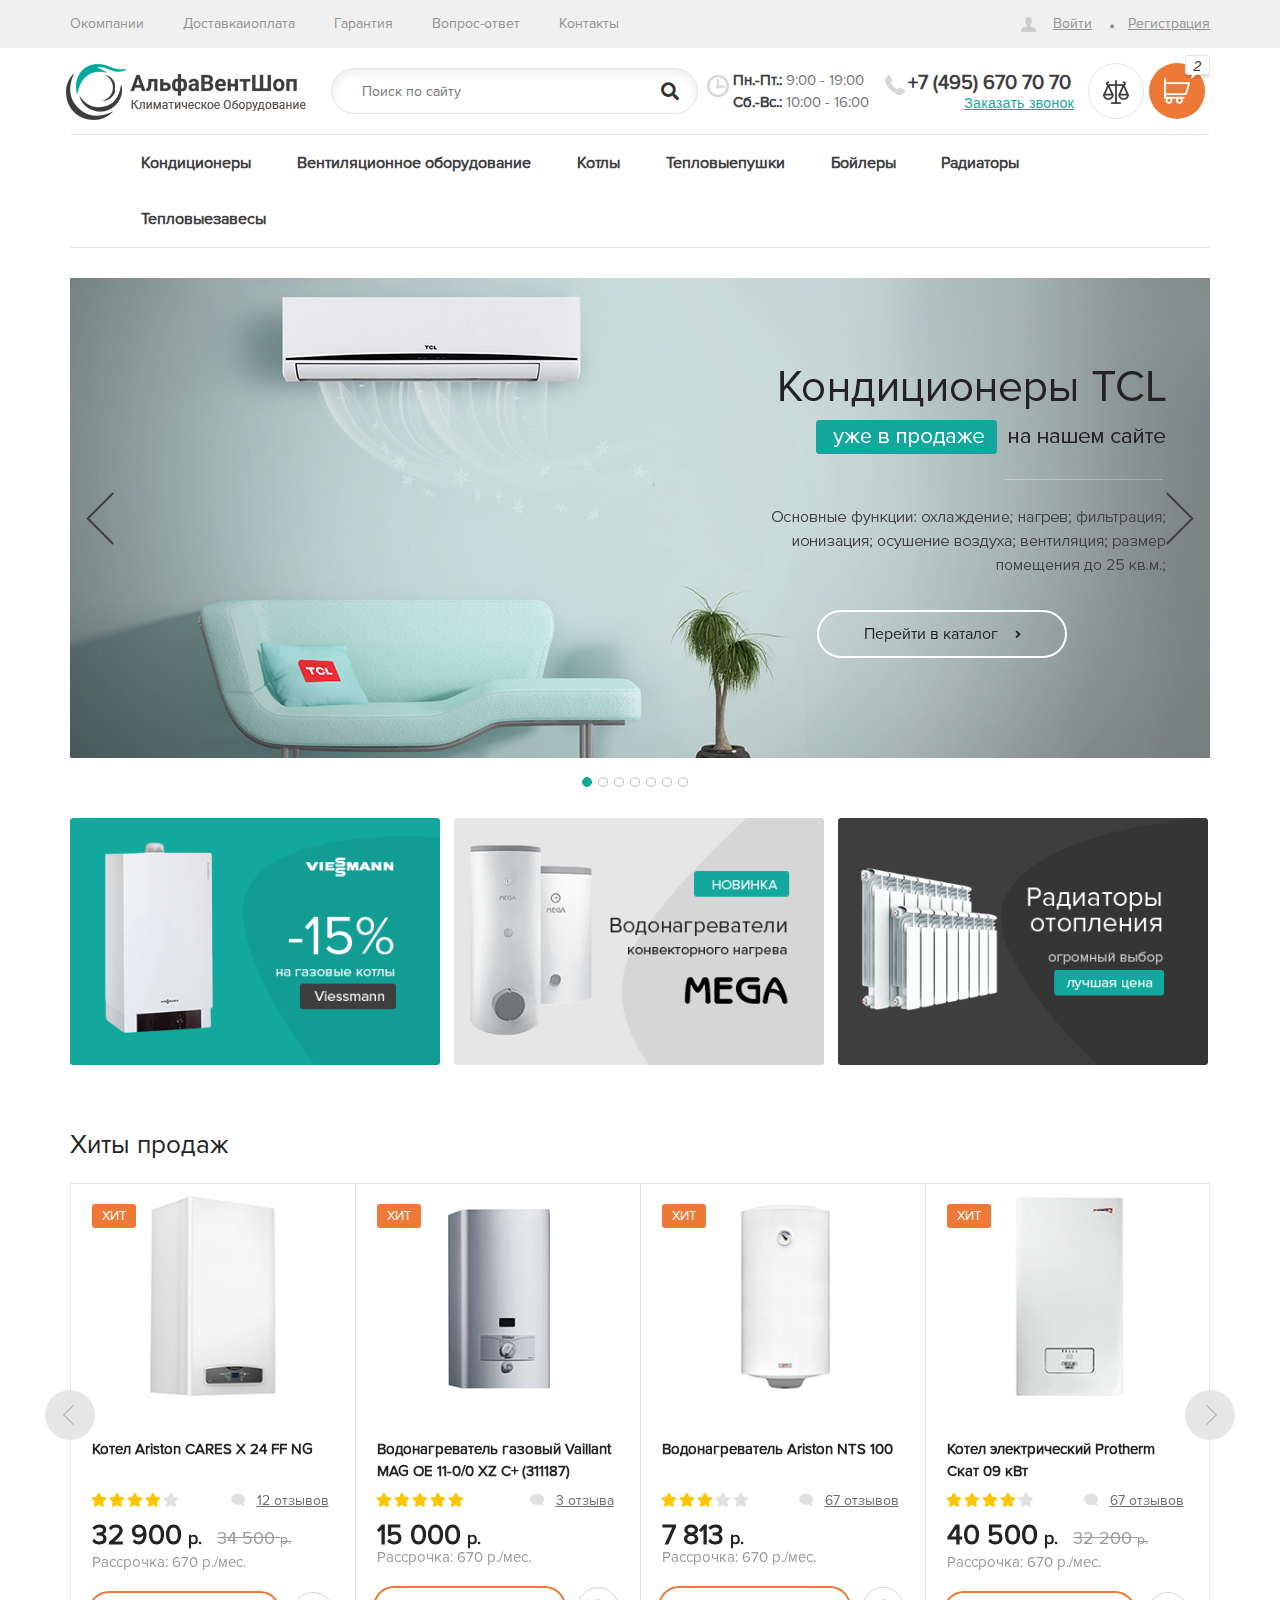
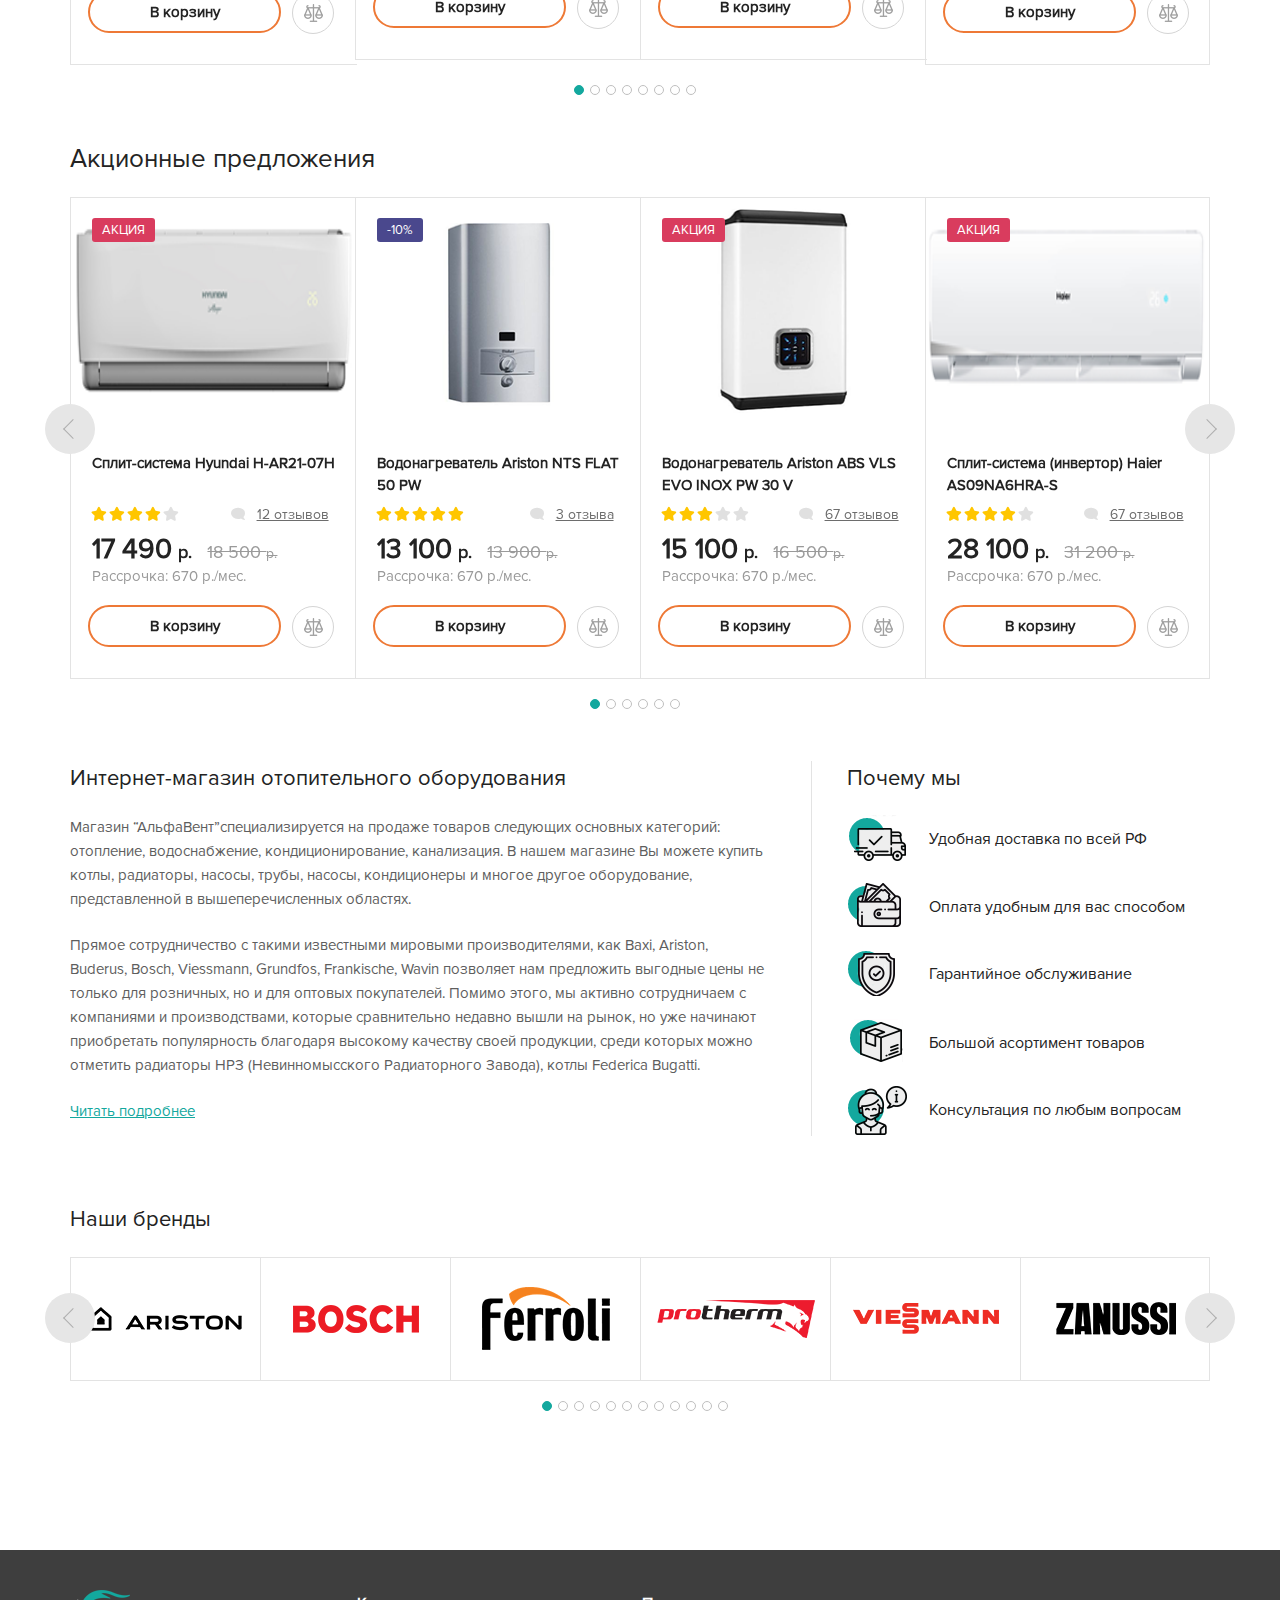
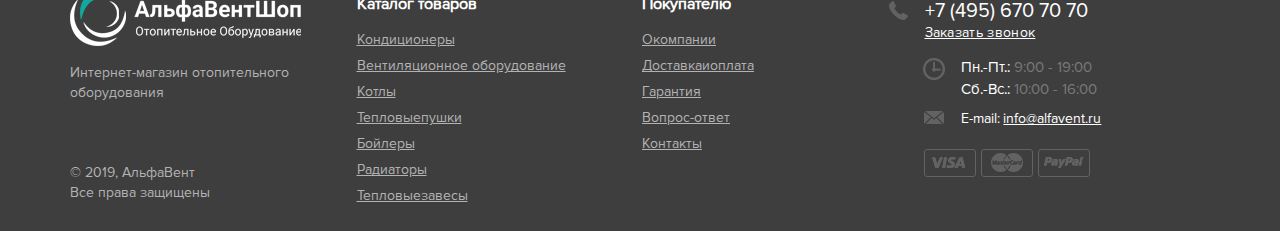
<file: index.html>
<!DOCTYPE html>
<html lang="ru">
  <head>
    <meta charset="utf-8">
    <meta http-equiv="X-UA-Compatible" content="IE=edge">
    <meta name="viewport" content="width=device-width, initial-scale=1">
    <title>Отопительное Оборудование</title>

    <!-- Bootstrap -->
    <link href="bootstrap-3.3.7-dist/css/bootstrap.min.css" rel="stylesheet">
    <link rel="stylesheet" href="bootstrap-3.3.7-dist/css/bootstrap-theme.min.css">
    <!-- Font Awesome -->
    <link rel="stylesheet" href="fontawesome-free-5.8.1-web/css/all.min.css">
    <!-- slick -->
    <link rel="stylesheet" type="text/css" href="slick-1.8.1/slick/slick.css"/>
    <link rel="stylesheet" href="slick-1.8.1/slick/slick-theme.css">
    <!-- normalize -->
    <link rel="stylesheet" href="style/normalize.css">
    <!-- Style -->
    <link rel="stylesheet" href="style/stylesheet.css">

    <!-- HTML5 Shim and Respond.js IE8 support of HTML5 elements and media queries -->
    <!-- WARNING: Respond.js doesn't work if you view the page via file:// -->
    <!--[if lt IE 9]>
      <script src="https://oss.maxcdn.com/libs/html5shiv/3.7.0/html5shiv.js"></script>
      <script src="https://oss.maxcdn.com/libs/respond.js/1.4.2/respond.min.js"></script>
    <![endif]-->
  </head>
  <body>
    <header>
        <div class="header-top hidden-sm hidden-xs">
            <div class="container">
                <div class="row">
                    <div class="col-lg-8 col-md-8">
                        <nav class="info-nav">
                            <ul class="info-nav-block">
                                <li class="info-nav-item"><a href="#" class="info-nav-link">Окомпании</a></li>
                                <li class="info-nav-item"><a href="#" class="info-nav-link">Доставкаиоплата</a></li>
                                <li class="info-nav-item"><a href="#" class="info-nav-link">Гарантия</a></li>
                                <li class="info-nav-item"><a href="#" class="info-nav-link">Вопрос-ответ</a></li>
                                <li class="info-nav-item"><a href="#" class="info-nav-link">Контакты</a></li>
                            </ul>
                        </nav>
                    </div>
                    <div class="col-lg-4 col-md-4">
                        <div class="entrance">
                            <ul class="entrance-block">
                                <li class="entrance-item"><span class="entrance-user-icon"></span><a href="#" class="entrance-link">Войти</a></li>
                                <li class="entrance-item"><a href="#" class="entrance-link">Регистрация</a></li>
                            </ul>
                        </div>
                    </div>
                </div>
            </div>
        </div>
        <div class="header-center">
            <div class="container">
                <div class="row">
                    <div class="col-lg-12 col-sm-12 col-xs-12">
                        <div class="menu-gamburger pull-left hidden-lg hidden-md hidden-sm">
                            <button>
                                <i class="menu-gamburger-icon"></i>
                            </button>
                        </div>
                        <div class="ligo-block pull-left">
                            <a href="#" class="logo-link">
                                <img src="images/logo.png" alt="logo" class="logo-image hidden-xs">
                                <img src="images/Group_1.png" alt="logo" class="logo-image-mob hidden-lg hidden-md hidden-sm visible-xs"></a>
                        </div>
                        <div class="search-block pull-left">
                            <input type="text" placeholder="Поиск по сайту" class="hidden-sm hidden-xs">
                            <button>
                                <i class="fas fa-search"></i>
                            </button>
                        </div>
                        <div class="time-work pull-left hidden-md hidden-sm hidden-xs">
                            <div class="header-icon header-icon-time"></div>
                            <span class="time-work-bold">Пн.-Пт.:</span> 9:00 - 19:00 <span class="time-work-bold">Сб.-Вс.:</span> 10:00 - 16:00
                        </div>
                        <div class="call-request pull-left">
                            <div class="header-icon header-icon-call  hidden-xs"></div>
                            <div class="call-request-phon  hidden-xs">+7 (495) 670 70 70</div>
                            <button class="call-request-link"  data-toggle="modal" data-target="#myModal">Заказать звонок</button>
                            <!-- Modal -->
                            <div class="modal fade" id="myModal" tabindex="-1" role="dialog" aria-labelledby="myModalLabel" aria-hidden="true">
                                <div class="modal-dialog">
                                <div class="modal-content">
                                    <div class="modal-header">
                                    <button type="button" class="close" data-dismiss="modal" aria-hidden="true">&times;</button>
                                    <h4 class="modal-title" id="myModalLabel">Название модали</h4>
                                    </div>
                                    <div class="modal-body">
                                    ...
                                    </div>
                                    <div class="modal-footer">
                                    <button type="button" class="btn btn-default" data-dismiss="modal">Закрыть</button>
                                    <button type="button" class="btn btn-primary">Сохранить изменения</button>
                                    </div>
                                </div>
                                </div>
                            </div>
                        </div>
                        <div class="compare pull-left"><a href="#" class="compare-link"><i class="compare-link-icon"></i></a></div>
                        <div class="cart pull-left">
                            <button>
                                <i class="cart-icon"></i>
                                <i class="cart-quantity hidden-xs"></i>
                            </button>
                        </div>
                    </div>
                </div>
            </div>
        </div>
        <div class="header-nav">
            <div class="container">
                <nav class="nav-main hidden-sm hidden-xs">
                    <ul class="nav-block">
                        <li class="nav-item"><a href="#" class="nav-link">Кондиционеры</a>
                            <ul class="sub-nav-block">
                                <li class="sub-nav-item"><a href="#" class="sub-nav-link">Приточные установки</a></li>
                                <li class="sub-nav-item"><a href="#" class="sub-nav-link">Приточно-вытяжные установки</a></li>
                            </ul>
                        </li>
                        <li class="nav-item"><a href="#" class="nav-link">Вентиляционное оборудование</a>
                            <ul class="sub-nav-block">
                                <li class="sub-nav-item"><a href="#" class="sub-nav-link">Приточные установки</a></li>
                                <li class="sub-nav-item"><a href="#" class="sub-nav-link">Приточно-вытяжные установки</a></li>
                            </ul>
                        </li>
                        <li class="nav-item"><a href="#" class="nav-link">Котлы</a>
                            <ul class="sub-nav-block">
                                <li class="sub-nav-item"><a href="#" class="sub-nav-link">Приточные установки</a></li>
                                <li class="sub-nav-item"><a href="#" class="sub-nav-link">Приточно-вытяжные установки</a></li>
                            </ul>
                        </li>
                        <li class="nav-item"><a href="#" class="nav-link">Тепловыепушки</a>
                            <ul class="sub-nav-block">
                                <li class="sub-nav-item"><a href="#" class="sub-nav-link">Приточные установки</a></li>
                                <li class="sub-nav-item"><a href="#" class="sub-nav-link">Приточно-вытяжные установки</a></li>
                            </ul>
                        </li>
                        <li class="nav-item"><a href="#" class="nav-link">Бойлеры</a>
                            <ul class="sub-nav-block">
                                <li class="sub-nav-item"><a href="#" class="sub-nav-link">Приточные установки</a></li>
                                <li class="sub-nav-item"><a href="#" class="sub-nav-link">Приточно-вытяжные установки</a></li>
                            </ul>
                        </li>
                        <li class="nav-item"><a href="#" class="nav-link">Радиаторы</a>
                            <ul class="sub-nav-block">
                                <li class="sub-nav-item"><a href="#" class="sub-nav-link">Приточные установки</a></li>
                                <li class="sub-nav-item"><a href="#" class="sub-nav-link">Приточно-вытяжные установки</a></li>
                            </ul>
                        </li>
                        <li class="nav-item"><a href="#" class="nav-link">Тепловыезавесы</a>
                            <ul class="sub-nav-block">
                                <li class="sub-nav-item"><a href="#" class="sub-nav-link">Приточные установки</a></li>
                                <li class="sub-nav-item"><a href="#" class="sub-nav-link">Приточно-вытяжные установки</a></li>
                            </ul>
                        </li>
                    </ul>
                </nav>
            </div>
        </div>
    </header>
    <div class="wraper">
        <div class="container">
            <div class="main-slider">
                <ul class="slider-block">
                    <li class="slider-item"><img src="images/2-layers.png" alt="slide" class="slider-image"><a href="#" class="slider-link">Перейти в каталог <i class="fas fa-angle-right"></i></a></li>
                    <li class="slider-item"><img src="images/3-layers.png" alt="slide" class="slider-image"><a href="#" class="slider-link">Перейти в каталог<i class="fas fa-angle-right"></i></a></li>
                    <li class="slider-item"><img src="images/2-layers.png" alt="slide" class="slider-image"><a href="#" class="slider-link">Перейти в каталог <i class="fas fa-angle-right"></i></a></li>
                    <li class="slider-item"><img src="images/3-layers.png" alt="slide" class="slider-image"><a href="#" class="slider-link">Перейти в каталог<i class="fas fa-angle-right"></i></a></li>
                    <li class="slider-item"><img src="images/2-layers.png" alt="slide" class="slider-image"><a href="#" class="slider-link">Перейти в каталог <i class="fas fa-angle-right"></i></a></li>
                    <li class="slider-item"><img src="images/3-layers.png" alt="slide" class="slider-image"><a href="#" class="slider-link">Перейти в каталог<i class="fas fa-angle-right"></i></a></li>
                    <li class="slider-item"><img src="images/2-layers.png" alt="slide" class="slider-image"><a href="#" class="slider-link">Перейти в каталог <i class="fas fa-angle-right"></i></a></li>
                </ul>
            </div>
            <div class="main-banner">
                <ul class="banner-block">
                    <li class="banner-item"><a href="#" class="banner-link"><img src="images/Group_4.png" alt="Banner" class="banner-image img-responsive"></a></li>
                    <li class="banner-item"><a href="#" class="banner-link"><img src="images/Group_4_2.png" alt="Banner" class="banner-image banner-image-center img-responsive"></a></li>
                    <li class="banner-item"><a href="#" class="banner-link"><img src="images/Group_4_3.png" alt="Banner" class="banner-image img-responsive pull-right"></a></li>
                </ul>
            </div>
            <div class="product-grid">
                <h2 class="products-title">Хиты продаж</h2>
                <ul class="products-block">
                    <li class="products-item">
                        <div class="product">
                            <div class="product-img-block">
                                <div class="product-label">
                                    <span class="label-hit">Хит</span>
                                    <span class="label-action"></span>
                                    <span class="label-sale"></span>
                                </div>
                                <a href="#" class="product-img-link"><img src="images/Layer_5.png" alt="Product" class="product-image img-responsive"></a>
                            </div>
                            <div class="product-desc-block">
                                <h3 class="product-title"><a href="#" class="product-link">Котел Ariston CARES X 24 FF NG</a></h3>
                                <div class="product-reviews">
                                    <ul class="product-rating-block pull-left">
                                        <li class="rating-item">
                                            <div class="rating-star rating-star-active">
                                                <i class="fas fa-star"></i>
                                            </div>
                                        </li>
                                        <li class="rating-item">
                                            <div class="rating-star rating-star-active">
                                                <i class="fas fa-star"></i>
                                            </div>
                                        </li>
                                        <li class="rating-item">
                                            <div class="rating-star rating-star-active">
                                                <i class="fas fa-star"></i>
                                            </div>
                                        </li>
                                        <li class="rating-item">
                                            <div class="rating-star rating-star-active">
                                                <i class="fas fa-star"></i>
                                            </div>
                                        </li>
                                        <li class="rating-item">
                                            <div class="rating-star">
                                                <i class="fas fa-star"></i>
                                            </div>
                                        </li>
                                    </ul>
                                    <div class="review-block pull-right">
                                        <i class="fas fa-comment"></i>
                                        <a href="#" class="reviews-link">12 отзывов</a>
                                    </div>
                                </div>
                                <div class="product-price clearfix">
                                    <span class="price-new pull-left">32 900 <span>р.</span></span>
                                    <span class="price-old pull-left">34 500 <span>р.</span></span>
                                </div>
                                <div class="product-payment">Рассрочка: 670 р./мес.</div>
                                <button class="product-cart pull-left">В корзину</button>
                                <button class="product-in-compare">
                                    <i class="product-compare-icon"></i>
                                </button>
                            </div>
                        </div>
                    </li>
                    <li class="products-item">
                        <div class="product">
                            <div class="product-img-block">
                                <div class="product-label">
                                    <span class="label-hit">Хит</span>
                                    <span class="label-action"></span>
                                    <span class="label-sale"></span>
                                </div>
                                <a href="#" class="product-img-link"><img src="images/Vaillant_MAG_OE-500x500-0-.png" alt="Product" class="product-image img-responsive"></a>
                            </div>
                            <div class="product-desc-block">
                                <h3 class="product-title"><a href="#" class="product-link">Водонагреватель газовый Vaillant MAG OE 11-0/0 XZ C+ (311187)</a></h3>
                                <div class="product-reviews">
                                    <ul class="product-rating-block pull-left">
                                        <li class="rating-item">
                                            <div class="rating-star rating-star-active">
                                                <i class="fas fa-star"></i>
                                            </div>
                                        </li>
                                        <li class="rating-item">
                                            <div class="rating-star rating-star-active">
                                                <i class="fas fa-star"></i>
                                            </div>
                                        </li>
                                        <li class="rating-item">
                                            <div class="rating-star rating-star-active">
                                                <i class="fas fa-star"></i>
                                            </div>
                                        </li>
                                        <li class="rating-item">
                                            <div class="rating-star rating-star-active">
                                                <i class="fas fa-star"></i>
                                            </div>
                                        </li>
                                        <li class="rating-item">
                                            <div class="rating-star rating-star-active">
                                                <i class="fas fa-star"></i>
                                            </div>
                                        </li>
                                    </ul>
                                    <div class="review-block pull-right">
                                        <i class="fas fa-comment"></i>
                                        <a href="#" class="reviews-link">3 отзывa</a>
                                    </div>
                                </div>
                                <div class="product-price clearfix">
                                    <span class="price-new pull-left">15 000 <span>р.</span></span>
                                </div>
                                <div class="product-payment">Рассрочка: 670 р./мес.</div>
                                <button class="product-cart pull-left">В корзину</button>
                                <button class="product-in-compare">
                                    <i class="product-compare-icon"></i>
                                </button>
                            </div>
                        </div>
                    </li>
                    <li class="products-item">
                        <div class="product">
                            <div class="product-img-block">
                                <div class="product-label">
                                    <span class="label-hit">Хит</span>
                                    <span class="label-action"></span>
                                    <span class="label-sale"></span>
                                </div>
                                <a href="#" class="product-img-link"><img src="images/__Ariston_NTS_100_(FA)-500x500-0-.png" alt="Product" class="product-image img-responsive"></a>
                            </div>
                            <div class="product-desc-block">
                                <h3 class="product-title"><a href="#" class="product-link">Водонагреватель Ariston NTS 100</a></h3>
                                <div class="product-reviews">
                                    <ul class="product-rating-block pull-left">
                                        <li class="rating-item">
                                            <div class="rating-star rating-star-active">
                                                <i class="fas fa-star"></i>
                                            </div>
                                        </li>
                                        <li class="rating-item">
                                            <div class="rating-star rating-star-active">
                                                <i class="fas fa-star"></i>
                                            </div>
                                        </li>
                                        <li class="rating-item">
                                            <div class="rating-star rating-star-active">
                                                <i class="fas fa-star"></i>
                                            </div>
                                        </li>
                                        <li class="rating-item">
                                            <div class="rating-star">
                                                <i class="fas fa-star"></i>
                                            </div>
                                        </li>
                                        <li class="rating-item">
                                            <div class="rating-star">
                                                <i class="fas fa-star"></i>
                                            </div>
                                        </li>
                                    </ul>
                                    <div class="review-block pull-right">
                                        <i class="fas fa-comment"></i>
                                        <a href="#" class="reviews-link">67 отзывов</a>
                                    </div>
                                </div>
                                <div class="product-price clearfix">
                                    <span class="price-new pull-left">7 813 <span>р.</span></span>
                                </div>
                                <div class="product-payment">Рассрочка: 670 р./мес.</div>
                                <button class="product-cart pull-left">В корзину</button>
                                <button class="product-in-compare">
                                    <i class="product-compare-icon"></i>
                                </button>
                            </div>
                        </div>
                    </li>
                    <li class="products-item">
                        <div class="product">
                            <div class="product-img-block">
                                <div class="product-label">
                                    <span class="label-hit">Хит</span>
                                    <span class="label-action"></span>
                                    <span class="label-sale"></span>
                                </div>
                                <a href="#" class="product-img-link"><img src="images/Protherm-SCAT-500x500-0-.png" alt="Product" class="product-image img-responsive"></a>
                            </div>
                            <div class="product-desc-block">
                                <h3 class="product-title"><a href="#" class="product-link">Котел электрический Protherm Скат 09 кВт</a></h3>
                                <div class="product-reviews">
                                    <ul class="product-rating-block pull-left">
                                        <li class="rating-item">
                                            <div class="rating-star rating-star-active">
                                                <i class="fas fa-star"></i>
                                            </div>
                                        </li>
                                        <li class="rating-item">
                                            <div class="rating-star rating-star-active">
                                                <i class="fas fa-star"></i>
                                            </div>
                                        </li>
                                        <li class="rating-item">
                                            <div class="rating-star rating-star-active">
                                                <i class="fas fa-star"></i>
                                            </div>
                                        </li>
                                        <li class="rating-item">
                                            <div class="rating-star rating-star-active">
                                                <i class="fas fa-star"></i>
                                            </div>
                                        </li>
                                        <li class="rating-item">
                                            <div class="rating-star">
                                                <i class="fas fa-star"></i>
                                            </div>
                                        </li>
                                    </ul>
                                    <div class="review-block pull-right">
                                        <i class="fas fa-comment"></i>
                                        <a href="#" class="reviews-link">67 отзывов</a>
                                    </div>
                                </div>
                                <div class="product-price clearfix">
                                    <span class="price-new pull-left">40 500 <span>р.</span></span>
                                    <span class="price-old pull-left">32 200 <span>р.</span></span>
                                </div>
                                <div class="product-payment">Рассрочка: 670 р./мес.</div>
                                <button class="product-cart pull-left">В корзину</button>
                                <button class="product-in-compare">
                                    <i class="product-compare-icon"></i>
                                </button>
                            </div>
                        </div>
                    </li>
                    <li class="products-item">
                        <div class="product">
                            <div class="product-img-block">
                                <div class="product-label">
                                    <span class="label-hit">Хит</span>
                                    <span class="label-action"></span>
                                    <span class="label-sale"></span>
                                </div>
                                <a href="#" class="product-img-link"><img src="images/Layer_5.png" alt="Product" class="product-image img-responsive"></a>
                            </div>
                            <div class="product-desc-block">
                                <h3 class="product-title"><a href="#" class="product-link">Котел Ariston CARES X 24 FF NG</a></h3>
                                <div class="product-reviews">
                                    <ul class="product-rating-block pull-left">
                                        <li class="rating-item">
                                            <div class="rating-star rating-star-active">
                                                <i class="fas fa-star"></i>
                                            </div>
                                        </li>
                                        <li class="rating-item">
                                            <div class="rating-star rating-star-active">
                                                <i class="fas fa-star"></i>
                                            </div>
                                        </li>
                                        <li class="rating-item">
                                            <div class="rating-star rating-star-active">
                                                <i class="fas fa-star"></i>
                                            </div>
                                        </li>
                                        <li class="rating-item">
                                            <div class="rating-star rating-star-active">
                                                <i class="fas fa-star"></i>
                                            </div>
                                        </li>
                                        <li class="rating-item">
                                            <div class="rating-star">
                                                <i class="fas fa-star"></i>
                                            </div>
                                        </li>
                                    </ul>
                                    <div class="review-block pull-right">
                                        <i class="fas fa-comment"></i>
                                        <a href="#" class="reviews-link">12 отзывов</a>
                                    </div>
                                </div>
                                <div class="product-price clearfix">
                                    <span class="price-new pull-left">32 900 <span>р.</span></span>
                                    <span class="price-old pull-left">34 500 <span>р.</span></span>
                                </div>
                                <div class="product-payment">Рассрочка: 670 р./мес.</div>
                                <button class="product-cart pull-left">В корзину</button>
                                <button class="product-in-compare">
                                    <i class="product-compare-icon"></i>
                                </button>
                            </div>
                        </div>
                    </li>
                    <li class="products-item">
                        <div class="product">
                            <div class="product-img-block">
                                <div class="product-label">
                                    <span class="label-hit">Хит</span>
                                    <span class="label-action"></span>
                                    <span class="label-sale"></span>
                                </div>
                                <a href="#" class="product-img-link"><img src="images/Vaillant_MAG_OE-500x500-0-.png" alt="Product" class="product-image img-responsive"></a>
                            </div>
                            <div class="product-desc-block">
                                <h3 class="product-title"><a href="#" class="product-link">Водонагреватель газовый Vaillant MAG OE 11-0/0 XZ C+ (311187)</a></h3>
                                <div class="product-reviews">
                                    <ul class="product-rating-block pull-left">
                                        <li class="rating-item">
                                            <div class="rating-star rating-star-active">
                                                <i class="fas fa-star"></i>
                                            </div>
                                        </li>
                                        <li class="rating-item">
                                            <div class="rating-star rating-star-active">
                                                <i class="fas fa-star"></i>
                                            </div>
                                        </li>
                                        <li class="rating-item">
                                            <div class="rating-star rating-star-active">
                                                <i class="fas fa-star"></i>
                                            </div>
                                        </li>
                                        <li class="rating-item">
                                            <div class="rating-star rating-star-active">
                                                <i class="fas fa-star"></i>
                                            </div>
                                        </li>
                                        <li class="rating-item">
                                            <div class="rating-star rating-star-active">
                                                <i class="fas fa-star"></i>
                                            </div>
                                        </li>
                                    </ul>
                                    <div class="review-block pull-right">
                                        <i class="fas fa-comment"></i>
                                        <a href="#" class="reviews-link">3 отзывa</a>
                                    </div>
                                </div>
                                <div class="product-price clearfix">
                                    <span class="price-new pull-left">15 000 <span>р.</span></span>
                                </div>
                                <div class="product-payment">Рассрочка: 670 р./мес.</div>
                                <button class="product-cart pull-left">В корзину</button>
                                <button class="product-in-compare">
                                    <i class="product-compare-icon"></i>
                                </button>
                            </div>
                        </div>
                    </li>
                    <li class="products-item">
                        <div class="product">
                            <div class="product-img-block">
                                <div class="product-label">
                                    <span class="label-hit">Хит</span>
                                    <span class="label-action"></span>
                                    <span class="label-sale"></span>
                                </div>
                                <a href="#" class="product-img-link"><img src="images/__Ariston_NTS_100_(FA)-500x500-0-.png" alt="Product" class="product-image img-responsive"></a>
                            </div>
                            <div class="product-desc-block">
                                <h3 class="product-title"><a href="#" class="product-link">Водонагреватель Ariston NTS 100</a></h3>
                                <div class="product-reviews">
                                    <ul class="product-rating-block pull-left">
                                        <li class="rating-item">
                                            <div class="rating-star rating-star-active">
                                                <i class="fas fa-star"></i>
                                            </div>
                                        </li>
                                        <li class="rating-item">
                                            <div class="rating-star rating-star-active">
                                                <i class="fas fa-star"></i>
                                            </div>
                                        </li>
                                        <li class="rating-item">
                                            <div class="rating-star rating-star-active">
                                                <i class="fas fa-star"></i>
                                            </div>
                                        </li>
                                        <li class="rating-item">
                                            <div class="rating-star">
                                                <i class="fas fa-star"></i>
                                            </div>
                                        </li>
                                        <li class="rating-item">
                                            <div class="rating-star">
                                                <i class="fas fa-star"></i>
                                            </div>
                                        </li>
                                    </ul>
                                    <div class="review-block pull-right">
                                        <i class="fas fa-comment"></i>
                                        <a href="#" class="reviews-link">67 отзывов</a>
                                    </div>
                                </div>
                                <div class="product-price clearfix">
                                    <span class="price-new pull-left">7 813 <span>р.</span></span>
                                </div>
                                <div class="product-payment">Рассрочка: 670 р./мес.</div>
                                <button class="product-cart pull-left">В корзину</button>
                                <button class="product-in-compare">
                                    <i class="product-compare-icon"></i>
                                </button>
                            </div>
                        </div>
                    </li>
                    <li class="products-item">
                        <div class="product">
                            <div class="product-img-block">
                                <div class="product-label">
                                    <span class="label-hit">Хит</span>
                                    <span class="label-action"></span>
                                    <span class="label-sale"></span>
                                </div>
                                <a href="#" class="product-img-link"><img src="images/Protherm-SCAT-500x500-0-.png" alt="Product" class="product-image img-responsive"></a>
                            </div>
                            <div class="product-desc-block">
                                <h3 class="product-title"><a href="#" class="product-link">Котел электрический Protherm Скат 09 кВт</a></h3>
                                <div class="product-reviews">
                                    <ul class="product-rating-block pull-left">
                                        <li class="rating-item">
                                            <div class="rating-star rating-star-active">
                                                <i class="fas fa-star"></i>
                                            </div>
                                        </li>
                                        <li class="rating-item">
                                            <div class="rating-star rating-star-active">
                                                <i class="fas fa-star"></i>
                                            </div>
                                        </li>
                                        <li class="rating-item">
                                            <div class="rating-star rating-star-active">
                                                <i class="fas fa-star"></i>
                                            </div>
                                        </li>
                                        <li class="rating-item">
                                            <div class="rating-star rating-star-active">
                                                <i class="fas fa-star"></i>
                                            </div>
                                        </li>
                                        <li class="rating-item">
                                            <div class="rating-star">
                                                <i class="fas fa-star"></i>
                                            </div>
                                        </li>
                                    </ul>
                                    <div class="review-block pull-right">
                                        <i class="fas fa-comment"></i>
                                        <a href="#" class="reviews-link">67 отзывов</a>
                                    </div>
                                </div>
                                <div class="product-price clearfix">
                                    <span class="price-new pull-left">40 500 <span>р.</span></span>
                                    <span class="price-old pull-left">32 200 <span>р.</span></span>
                                </div>
                                <div class="product-payment">Рассрочка: 670 р./мес.</div>
                                <button class="product-cart pull-left">В корзину</button>
                                <button class="product-in-compare">
                                    <i class="product-compare-icon"></i>
                                </button>
                            </div>
                        </div>
                    </li>
                </ul>
            </div>
            <div class="product-grid">
                <h2 class="products-title">Акционные предложения</h2>
                <ul class="products-block">
                    <li class="products-item">
                        <div class="product">
                            <div class="product-img-block">
                                <div class="product-label">
                                    <span class="label-action">Акция</span>
                                </div>
                                <a href="#" class="product-img-link"><img src="images/Layer_7.png" alt="Product" class="product-image img-responsive"></a>
                            </div>
                            <div class="product-desc-block">
                                <h3 class="product-title"><a href="#" class="product-link">Сплит-система Hyundai H-AR21-07H</a></h3>
                                <div class="product-reviews">
                                    <ul class="product-rating-block pull-left">
                                        <li class="rating-item">
                                            <div class="rating-star rating-star-active">
                                                <i class="fas fa-star"></i>
                                            </div>
                                        </li>
                                        <li class="rating-item">
                                            <div class="rating-star rating-star-active">
                                                <i class="fas fa-star"></i>
                                            </div>
                                        </li>
                                        <li class="rating-item">
                                            <div class="rating-star rating-star-active">
                                                <i class="fas fa-star"></i>
                                            </div>
                                        </li>
                                        <li class="rating-item">
                                            <div class="rating-star rating-star-active">
                                                <i class="fas fa-star"></i>
                                            </div>
                                        </li>
                                        <li class="rating-item">
                                            <div class="rating-star">
                                                <i class="fas fa-star"></i>
                                            </div>
                                        </li>
                                    </ul>
                                    <div class="review-block pull-right">
                                        <i class="fas fa-comment"></i>
                                        <a href="#" class="reviews-link">12 отзывов</a>
                                    </div>
                                </div>
                                <div class="product-price clearfix">
                                    <span class="price-new pull-left">17 490 <span>р.</span></span>
                                    <span class="price-old pull-left">18 500 <span>р.</span></span>
                                </div>
                                <div class="product-payment">Рассрочка: 670 р./мес.</div>
                                <button class="product-cart pull-left">В корзину</button>
                                <button class="product-in-compare">
                                    <i class="product-compare-icon"></i>
                                </button>
                            </div>
                        </div>
                    </li>
                    <li class="products-item">
                        <div class="product">
                            <div class="product-img-block">
                                <div class="product-label">
                                    <span class="label-sale">-10%</span>
                                </div>
                                <a href="#" class="product-img-link"><img src="images/Vaillant_MAG_OE-500x500-0-.png" alt="Product" class="product-image img-responsive"></a>
                            </div>
                            <div class="product-desc-block">
                                <h3 class="product-title"><a href="#" class="product-link">Водонагреватель Ariston NTS FLAT 50 PW</a></h3>
                                <div class="product-reviews">
                                    <ul class="product-rating-block pull-left">
                                        <li class="rating-item">
                                            <div class="rating-star rating-star-active">
                                                <i class="fas fa-star"></i>
                                            </div>
                                        </li>
                                        <li class="rating-item">
                                            <div class="rating-star rating-star-active">
                                                <i class="fas fa-star"></i>
                                            </div>
                                        </li>
                                        <li class="rating-item">
                                            <div class="rating-star rating-star-active">
                                                <i class="fas fa-star"></i>
                                            </div>
                                        </li>
                                        <li class="rating-item">
                                            <div class="rating-star rating-star-active">
                                                <i class="fas fa-star"></i>
                                            </div>
                                        </li>
                                        <li class="rating-item">
                                            <div class="rating-star rating-star-active">
                                                <i class="fas fa-star"></i>
                                            </div>
                                        </li>
                                    </ul>
                                    <div class="review-block pull-right">
                                        <i class="fas fa-comment"></i>
                                        <a href="#" class="reviews-link">3 отзывa</a>
                                    </div>
                                </div>
                                <div class="product-price clearfix">
                                    <span class="price-new pull-left">13 100 <span>р.</span></span>
                                    <span class="price-old pull-left">13 900 <span>р.</span></span>
                                </div>
                                <div class="product-payment">Рассрочка: 670 р./мес.</div>
                                <button class="product-cart pull-left">В корзину</button>
                                <button class="product-in-compare">
                                    <i class="product-compare-icon"></i>
                                </button>
                            </div>
                        </div>
                    </li>
                    <li class="products-item">
                        <div class="product">
                            <div class="product-img-block">
                                <div class="product-label">
                                    <span class="label-action">Акция</span>
                                </div>
                                <a href="#" class="product-img-link"><img src="images/Layer_8.png" alt="Product" class="product-image img-responsive"></a>
                            </div>
                            <div class="product-desc-block">
                                <h3 class="product-title"><a href="#" class="product-link">Водонагреватель Ariston АВS VLS EVO INOX PW 30 V</a></h3>
                                <div class="product-reviews">
                                    <ul class="product-rating-block pull-left">
                                        <li class="rating-item">
                                            <div class="rating-star rating-star-active">
                                                <i class="fas fa-star"></i>
                                            </div>
                                        </li>
                                        <li class="rating-item">
                                            <div class="rating-star rating-star-active">
                                                <i class="fas fa-star"></i>
                                            </div>
                                        </li>
                                        <li class="rating-item">
                                            <div class="rating-star rating-star-active">
                                                <i class="fas fa-star"></i>
                                            </div>
                                        </li>
                                        <li class="rating-item">
                                            <div class="rating-star">
                                                <i class="fas fa-star"></i>
                                            </div>
                                        </li>
                                        <li class="rating-item">
                                            <div class="rating-star">
                                                <i class="fas fa-star"></i>
                                            </div>
                                        </li>
                                    </ul>
                                    <div class="review-block pull-right">
                                        <i class="fas fa-comment"></i>
                                        <a href="#" class="reviews-link">67 отзывов</a>
                                    </div>
                                </div>
                                <div class="product-price clearfix">
                                    <span class="price-new pull-left">15 100 <span>р.</span></span>
                                    <span class="price-old pull-left">16 500 <span>р.</span></span>
                                </div>
                                <div class="product-payment">Рассрочка: 670 р./мес.</div>
                                <button class="product-cart pull-left">В корзину</button>
                                <button class="product-in-compare">
                                    <i class="product-compare-icon"></i>
                                </button>
                            </div>
                        </div>
                    </li>
                    <li class="products-item">
                        <div class="product">
                            <div class="product-img-block">
                                <div class="product-label">
                                    <span class="label-action">Акция</span>
                                </div>
                                <a href="#" class="product-img-link"><img src="images/Layer_9.png" alt="Product" class="product-image img-responsive"></a>
                            </div>
                            <div class="product-desc-block">
                                <h3 class="product-title"><a href="#" class="product-link">Сплит-система (инвертор) Haier AS09NA6HRA-S</a></h3>
                                <div class="product-reviews">
                                    <ul class="product-rating-block pull-left">
                                        <li class="rating-item">
                                            <div class="rating-star rating-star-active">
                                                <i class="fas fa-star"></i>
                                            </div>
                                        </li>
                                        <li class="rating-item">
                                            <div class="rating-star rating-star-active">
                                                <i class="fas fa-star"></i>
                                            </div>
                                        </li>
                                        <li class="rating-item">
                                            <div class="rating-star rating-star-active">
                                                <i class="fas fa-star"></i>
                                            </div>
                                        </li>
                                        <li class="rating-item">
                                            <div class="rating-star rating-star-active">
                                                <i class="fas fa-star"></i>
                                            </div>
                                        </li>
                                        <li class="rating-item">
                                            <div class="rating-star">
                                                <i class="fas fa-star"></i>
                                            </div>
                                        </li>
                                    </ul>
                                    <div class="review-block pull-right">
                                        <i class="fas fa-comment"></i>
                                        <a href="#" class="reviews-link">67 отзывов</a>
                                    </div>
                                </div>
                                <div class="product-price clearfix">
                                    <span class="price-new pull-left">28 100 <span>р.</span></span>
                                    <span class="price-old pull-left">31 200 <span>р.</span></span>
                                </div>
                                <div class="product-payment">Рассрочка: 670 р./мес.</div>
                                <button class="product-cart pull-left">В корзину</button>
                                <button class="product-in-compare">
                                    <i class="product-compare-icon"></i>
                                </button>
                            </div>
                        </div>
                    </li>
                    <li class="products-item">
                        <div class="product">
                            <div class="product-img-block">
                                <div class="product-label">
                                    <span class="label-action">Акция</span>
                                </div>
                                <a href="#" class="product-img-link"><img src="images/Layer_7.png" alt="Product" class="product-image img-responsive"></a>
                            </div>
                            <div class="product-desc-block">
                                <h3 class="product-title"><a href="#" class="product-link">Сплит-система Hyundai H-AR21-07H</a></h3>
                                <div class="product-reviews">
                                    <ul class="product-rating-block pull-left">
                                        <li class="rating-item">
                                            <div class="rating-star rating-star-active">
                                                <i class="fas fa-star"></i>
                                            </div>
                                        </li>
                                        <li class="rating-item">
                                            <div class="rating-star rating-star-active">
                                                <i class="fas fa-star"></i>
                                            </div>
                                        </li>
                                        <li class="rating-item">
                                            <div class="rating-star rating-star-active">
                                                <i class="fas fa-star"></i>
                                            </div>
                                        </li>
                                        <li class="rating-item">
                                            <div class="rating-star rating-star-active">
                                                <i class="fas fa-star"></i>
                                            </div>
                                        </li>
                                        <li class="rating-item">
                                            <div class="rating-star">
                                                <i class="fas fa-star"></i>
                                            </div>
                                        </li>
                                    </ul>
                                    <div class="review-block pull-right">
                                        <i class="fas fa-comment"></i>
                                        <a href="#" class="reviews-link">12 отзывов</a>
                                    </div>
                                </div>
                                <div class="product-price clearfix">
                                    <span class="price-new pull-left">17 490 <span>р.</span></span>
                                    <span class="price-old pull-left">18 500 <span>р.</span></span>
                                </div>
                                <div class="product-payment">Рассрочка: 670 р./мес.</div>
                                <button class="product-cart pull-left">В корзину</button>
                                <button class="product-in-compare">
                                    <i class="product-compare-icon"></i>
                                </button>
                            </div>
                        </div>
                    </li>
                    <li class="products-item">
                        <div class="product">
                            <div class="product-img-block">
                                <div class="product-label">
                                    <span class="label-sale">-10%</span>
                                </div>
                                <a href="#" class="product-img-link"><img src="images/Vaillant_MAG_OE-500x500-0-.png" alt="Product" class="product-image img-responsive"></a>
                            </div>
                            <div class="product-desc-block">
                                <h3 class="product-title"><a href="#" class="product-link">Водонагреватель Ariston NTS FLAT 50 PW</a></h3>
                                <div class="product-reviews">
                                    <ul class="product-rating-block pull-left">
                                        <li class="rating-item">
                                            <div class="rating-star rating-star-active">
                                                <i class="fas fa-star"></i>
                                            </div>
                                        </li>
                                        <li class="rating-item">
                                            <div class="rating-star rating-star-active">
                                                <i class="fas fa-star"></i>
                                            </div>
                                        </li>
                                        <li class="rating-item">
                                            <div class="rating-star rating-star-active">
                                                <i class="fas fa-star"></i>
                                            </div>
                                        </li>
                                        <li class="rating-item">
                                            <div class="rating-star rating-star-active">
                                                <i class="fas fa-star"></i>
                                            </div>
                                        </li>
                                        <li class="rating-item">
                                            <div class="rating-star rating-star-active">
                                                <i class="fas fa-star"></i>
                                            </div>
                                        </li>
                                    </ul>
                                    <div class="review-block pull-right">
                                        <i class="fas fa-comment"></i>
                                        <a href="#" class="reviews-link">3 отзывa</a>
                                    </div>
                                </div>
                                <div class="product-price clearfix">
                                    <span class="price-new pull-left">13 100 <span>р.</span></span>
                                    <span class="price-old pull-left">13 900 <span>р.</span></span>
                                </div>
                                <div class="product-payment">Рассрочка: 670 р./мес.</div>
                                <button class="product-cart pull-left">В корзину</button>
                                <button class="product-in-compare">
                                    <i class="product-compare-icon"></i>
                                </button>
                            </div>
                        </div>
                    </li>
                </ul>
            </div>
            <div class="description clearfix">
                <div class="desc-about pull-left hidden-xs">
                    <h2 class="about-title">Интернет-магазин отопительного оборудования</h2>
                    <div class="about-text">
                        <p>Магазин “АльфаВент”специализируется на продаже товаров следующих основных категорий: отопление, водоснабжение, кондиционирование, канализация. В нашем магазине Вы можете купить котлы, радиаторы, насосы, трубы, насосы, кондиционеры и многое другое оборудование, представленной в вышеперечисленных областях.</p>
                        <p>Прямое сотрудничество с такими известными мировыми производителями, как Baxi, Ariston, Buderus, Bosch, Viessmann, Grundfos, Frankische, Wavin позволяет нам предложить выгодные цены не только для розничных, но и для оптовых покупателей. Помимо этого, мы активно сотрудничаем с компаниями и производствами, которые сравнительно недавно вышли на рынок, но уже начинают приобретать популярность благодаря высокому качеству своей продукции, среди которых можно отметить радиаторы НРЗ (Невинномысского Радиаторного Завода), котлы Federica Bugatti.</p>
                        <a href="#" class="about-text-link">Читать подробнее</a>
                    </div>
                </div>
                <div class="desc-advantage pull-left">
                    <h2 class="advantage-title">Почему мы</h2>
                    <ul class="advantage-block">
                        <li class="advantage-item clearfix">
                            <div  class="advantage-icon advantage-delivery pull-left"></div>
                            <div class="advantage-desc">Удобная доставка по всей РФ</div>
                        </li>
                        <li class="advantage-item clearfix">
                            <div  class="advantage-icon advantage-payment pull-left"></div>
                            <div class="advantage-desc">Оплата удобным для вас способом</div>
                        </li>
                        <li class="advantage-item clearfix">
                            <div  class="advantage-icon advantage-guarantee pull-left"></div>
                            <div class="advantage-desc">Гарантийное обслуживание</div>
                        </li>
                        <li class="advantage-item clearfix">
                            <div  class="advantage-icon advantage-assortment pull-left"></div>
                            <div class="advantage-desc">Большой асортимент товаров</div>
                        </li>
                        <li class="advantage-item clearfix">
                            <div  class="advantage-icon advantage-consultation pull-left"></div>
                            <div class="advantage-desc">Консультация по любым вопросам</div>
                        </li>
                    </ul>
                </div>
            </div>
            <div class="brands">
                <h2 class="brands-title">Наши бренды</h2>
                <ul class="brands-block">
                    <li class="brands-item"><a href="#" class="brand-link"><img src="images/brand/2000px-Ariston_logo.svg.png" alt="Brand" class="brand-image img-responsive"></a></li>
                    <li class="brands-item"><a href="#" class="brand-link"><img src="images/brand/Bosch-Logo.svg.png" alt="Brand" class="brand-image img-responsive"></a></li>
                    <li class="brands-item"><a href="#" class="brand-link"><img src="images/brand/Ferroli_New-logo-CCD3963FA4-seeklogo.com.png" alt="Brand" class="brand-image img-responsive"></a></li>
                    <li class="brands-item"><a href="#" class="brand-link"><img src="images/brand/protherm-logo_0.png" alt="Brand" class="brand-image img-responsive"></a></li>
                    <li class="brands-item"><a href="#" class="brand-link"><img src="images/brand/2000px-Viessmann-logo.svg_(1).png" alt="Brand" class="brand-image img-responsive"></a></li>
                    <li class="brands-item"><a href="#" class="brand-link"><img src="images/brand/Zanussi_logo_text_wordmark.png" alt="Brand" class="brand-image img-responsive"></a></li>
                    <li class="brands-item"><a href="#" class="brand-link"><img src="images/brand/2000px-Ariston_logo.svg.png" alt="Brand" class="brand-image img-responsive"></a></li>
                    <li class="brands-item"><a href="#" class="brand-link"><img src="images/brand/Bosch-Logo.svg.png" alt="Brand" class="brand-image img-responsive"></a></li>
                    <li class="brands-item"><a href="#" class="brand-link"><img src="images/brand/Ferroli_New-logo-CCD3963FA4-seeklogo.com.png" alt="Brand" class="brand-image img-responsive"></a></li>
                    <li class="brands-item"><a href="#" class="brand-link"><img src="images/brand/protherm-logo_0.png" alt="Brand" class="brand-image img-responsive"></a></li>
                    <li class="brands-item"><a href="#" class="brand-link"><img src="images/brand/2000px-Viessmann-logo.svg_(1).png" alt="Brand" class="brand-image img-responsive"></a></li>
                    <li class="brands-item"><a href="#" class="brand-link"><img src="images/brand/Zanussi_logo_text_wordmark.png" alt="Brand" class="brand-image img-responsive"></a></li>
                </ul>
            </div>
        </div>
    </div>
    <footer class="footer">
            <div class="container">
                <div class="row">
                    <div class="col-lg-3 col-md-3 hidden-sm hidden-xs">
                        <div class="footer-logo-block "><img src="images/6-layers.png" alt="Logo" class="footer-logo-image img-responsive"></div>
                        <div class="footer-slogan">Интернет-магазин отопительного оборудования</div>
                        <div class="footer-copy">&copy; 2019, АльфаВент <br> Все права защищены</div>
                    </div>
                    <div class="col-lg-3 col-md-3 col-sm-4">
                        <div class="footer-main-nav">
                            <h3 class="footer-nav-title">Каталог товаров</h3>
                            <ul class="footer-nav-block hidden-xs">
                                <li class="footer-nav-item"><a href="#" class="footer-nav-link">Кондиционеры</a></li>
                                <li class="footer-nav-item"><a href="#" class="footer-nav-link">Вентиляционное оборудование</a></li>
                                <li class="footer-nav-item"><a href="#" class="footer-nav-link">Котлы</a></li>
                                <li class="footer-nav-item"><a href="#" class="footer-nav-link">Тепловыепушки</a></li>
                                <li class="footer-nav-item"><a href="#" class="footer-nav-link">Бойлеры</a></li>
                                <li class="footer-nav-item"><a href="#" class="footer-nav-link">Радиаторы</a></li>
                                <li class="footer-nav-item"><a href="#" class="footer-nav-link">Тепловыезавесы</a></li>
                            </ul>
                        </div>
                    </div>
                    <div class="col-lg-3 col-md-3 col-sm-4">
                        <div class="footer-info-nav">
                            <h3 class="footer-info-title">Покупателю</h3>
                            <ul class="footer-info-block hidden-xs">
                                <li class="footer-info-item"><a href="#" class="footer-info-link">Окомпании</a></li>
                                <li class="footer-info-item"><a href="#" class="footer-info-link">Доставкаиоплата</a></li>
                                <li class="footer-info-item"><a href="#" class="footer-info-link">Гарантия</a></li>
                                <li class="footer-info-item"><a href="#" class="footer-info-link">Вопрос-ответ</a></li>
                                <li class="footer-info-item"><a href="#" class="footer-info-link">Контакты</a></li>
                            </ul>
                        </div>
                    </div>
                    <div class="col-lg-3 col-md-3 col-sm-4">
                        <div class="footer-contacts">
                            <ul class="footer-contacts-block">
                                <li class="footer-contacts-item">
                                    <div class="call-request">
                                        <div class="footer-icon footer-icon-call"></div>
                                        <div class="call-request-phon">+7 (495) 670 70 70</div>
                                        <button class="call-request-link" data-toggle="modal" data-target=".bs-example-modal-sm">Заказать звонок</button>
                                    </div>
                                </li>
                                <li class="footer-contacts-item">
                                    <div class="time-work">
                                        <div class="footer-icon footer-icon-time"></div>
                                        <span class="time-work-bold">Пн.-Пт.:</span> 9:00 - 19:00 <span class="time-work-bold">Сб.-Вс.:</span> 10:00 - 16:00
                                    </div>
                                </li>
                                <li class="footer-contacts-item">
                                    <div class="mail">
                                        <div class="footer-icon footer-icon-mail"></div>
                                        <span>E-mail:</span> <a href="mailto:info@alfavent.ru" class="mail-link">info@alfavent.ru</a>
                                    </div>
                                </li>
                            </ul>
                            <ul class="payment-block clearfix">
                                <li class="payment-item pull-left">
                                    <a href="#" class="payment-link"><i class="vizs-icon"></i></a>
                                </li>
                                <li class="payment-item pull-left">
                                    <a href="#" class="payment-link"><i class="master-icon"></i></a>
                                </li>
                                <li class="payment-item pull-left">
                                    <a href="#" class="payment-link"><i class="pay-icon"></i></a>
                                </li>
                            </ul>
                        </div>
                    </div>
                </div>
                <div class="row hidden-lg hidden-md visible-sm visible-xs">
                    <div class="footer-copy col-sm-12 col-sx-12"><p>&copy; 2019, АльфаВент <br> Все права защищены</p></div>
                </div>
            </div>
    </footer>

    <!-- jQuery (necessary for Bootstrap's JavaScript plugins) -->
    <script src="https://ajax.googleapis.com/ajax/libs/jquery/1.11.0/jquery.min.js"></script>
    <!-- Include all compiled plugins (below), or include individual files as needed -->
    <script src="bootstrap-3.3.7-dist/js/bootstrap.min.js"></script>
    <!-- slick -->
    <script src="slick-1.8.1/slick/slick.min.js"></script>
    <script>
        $(document).ready(function(){
            $('.slider-block').slick({
                slidesToShow: 1,
                slidesToScroll: 1,
                arrows: true,
                dots: true,
                responsive: [
				{
					breakpoint: 767,
					settings: {
						arrows: false,
					}
				}
				]
            });
        });
    </script>
    <script>
        $(document).ready(function(){
            $('.banner-block').slick({
                slidesToShow: 3,
                responsive: [
				{
					breakpoint: 767,
					settings: {
						arrows: false,
                        centerMode: true,
                        centerPadding: '40px',
                        slidesToShow: 1
					}
				}
				]
            });
        });
    </script>
    <script>
        $(document).ready(function(){
            $('.products-block').slick({
                slidesToShow: 4,
                dots: true,
                responsive: [
				{
					breakpoint: 1200,
					settings: {
						slidesToShow: 3
					}
				},
				{
					breakpoint: 768,
					settings: {
						centerMode: true,
						arrows: false,
						slidesToShow: 1,
						variableWidth: true,
                        dots: false
					}
				}
				]
            }); 
        });
    </script>
    <script>
        $(document).ready(function(){
            $('.brands-block').slick({
                slidesToShow: 6,
                dots: true,
                responsive: [
				{
					breakpoint: 991,
					settings: {
						arrows: false,
					}
				},
				{
					breakpoint: 767,
					settings: {
						centerMode: true,
						arrows: false,
						slidesToShow: 3,
						variableWidth: true,
                        dots: false
					}
				}
				]
            }); 
        });
    </script>
  </body>
</html>
</file>
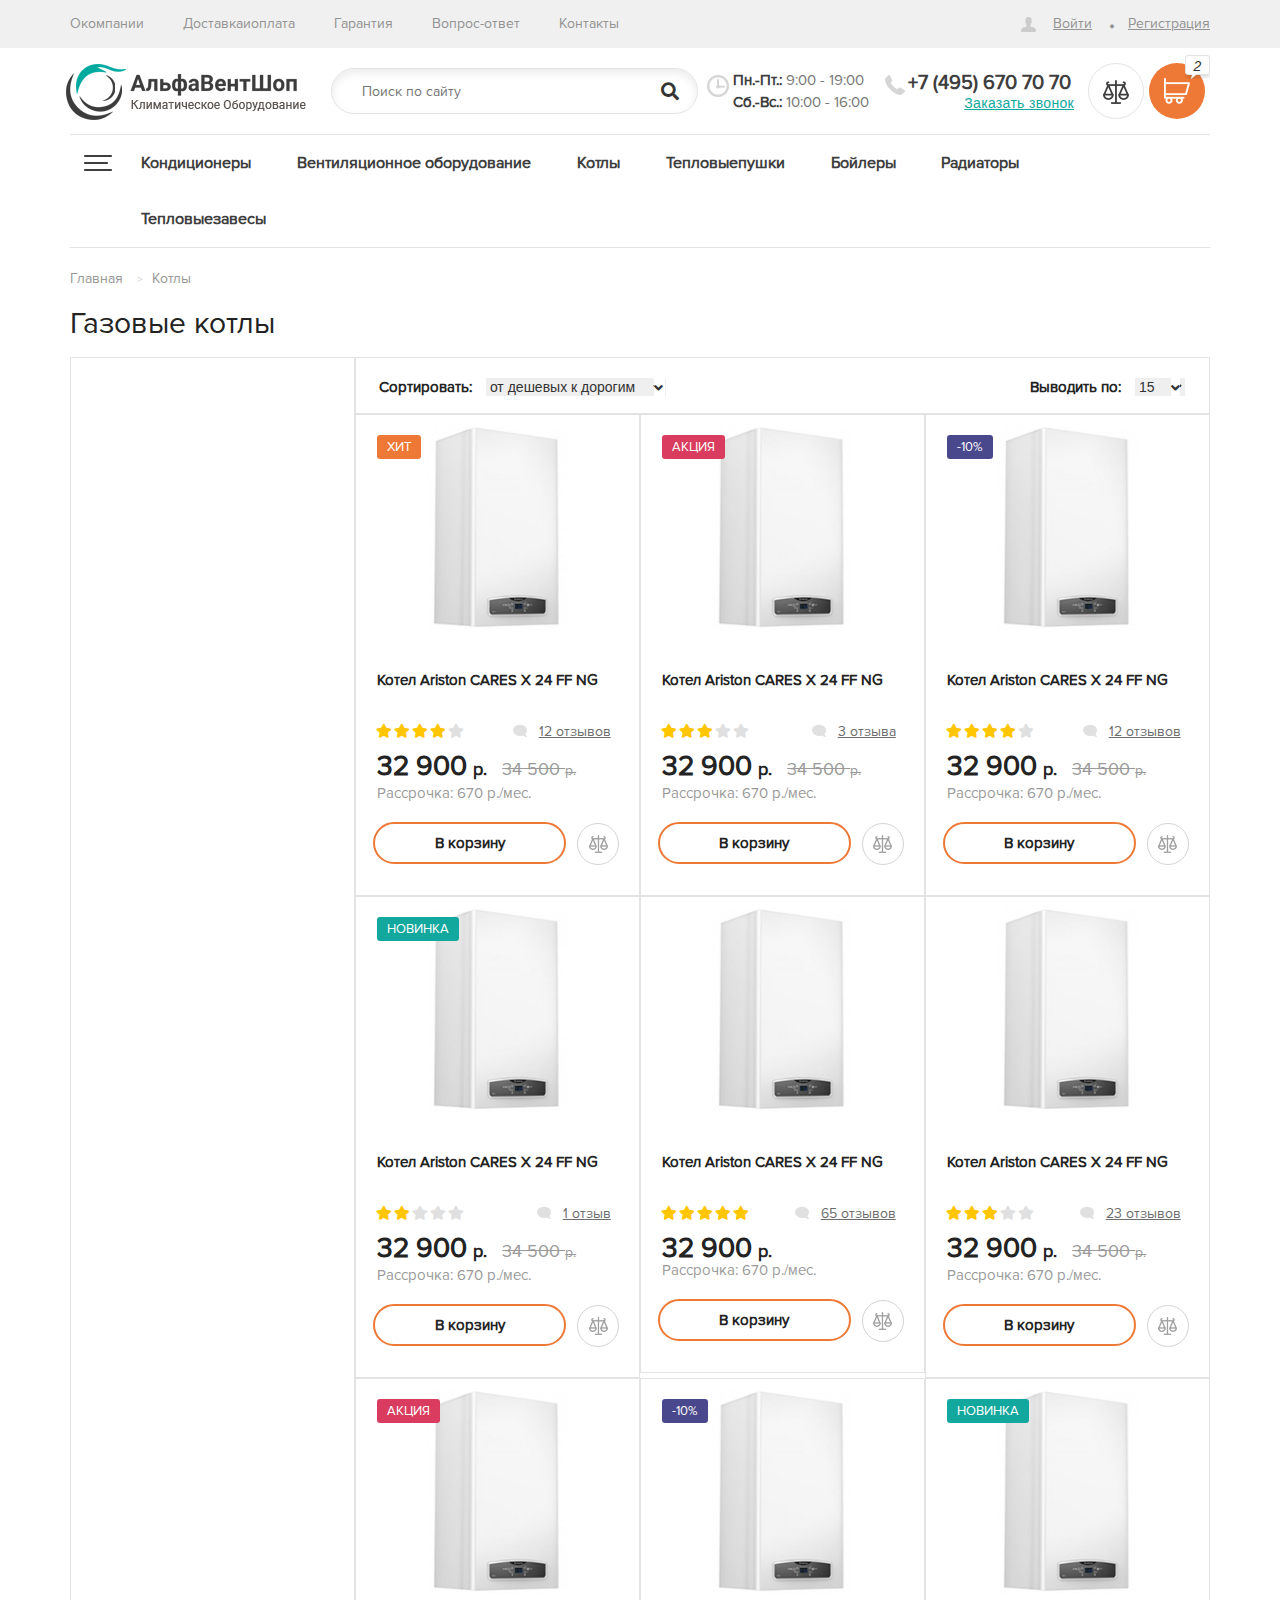
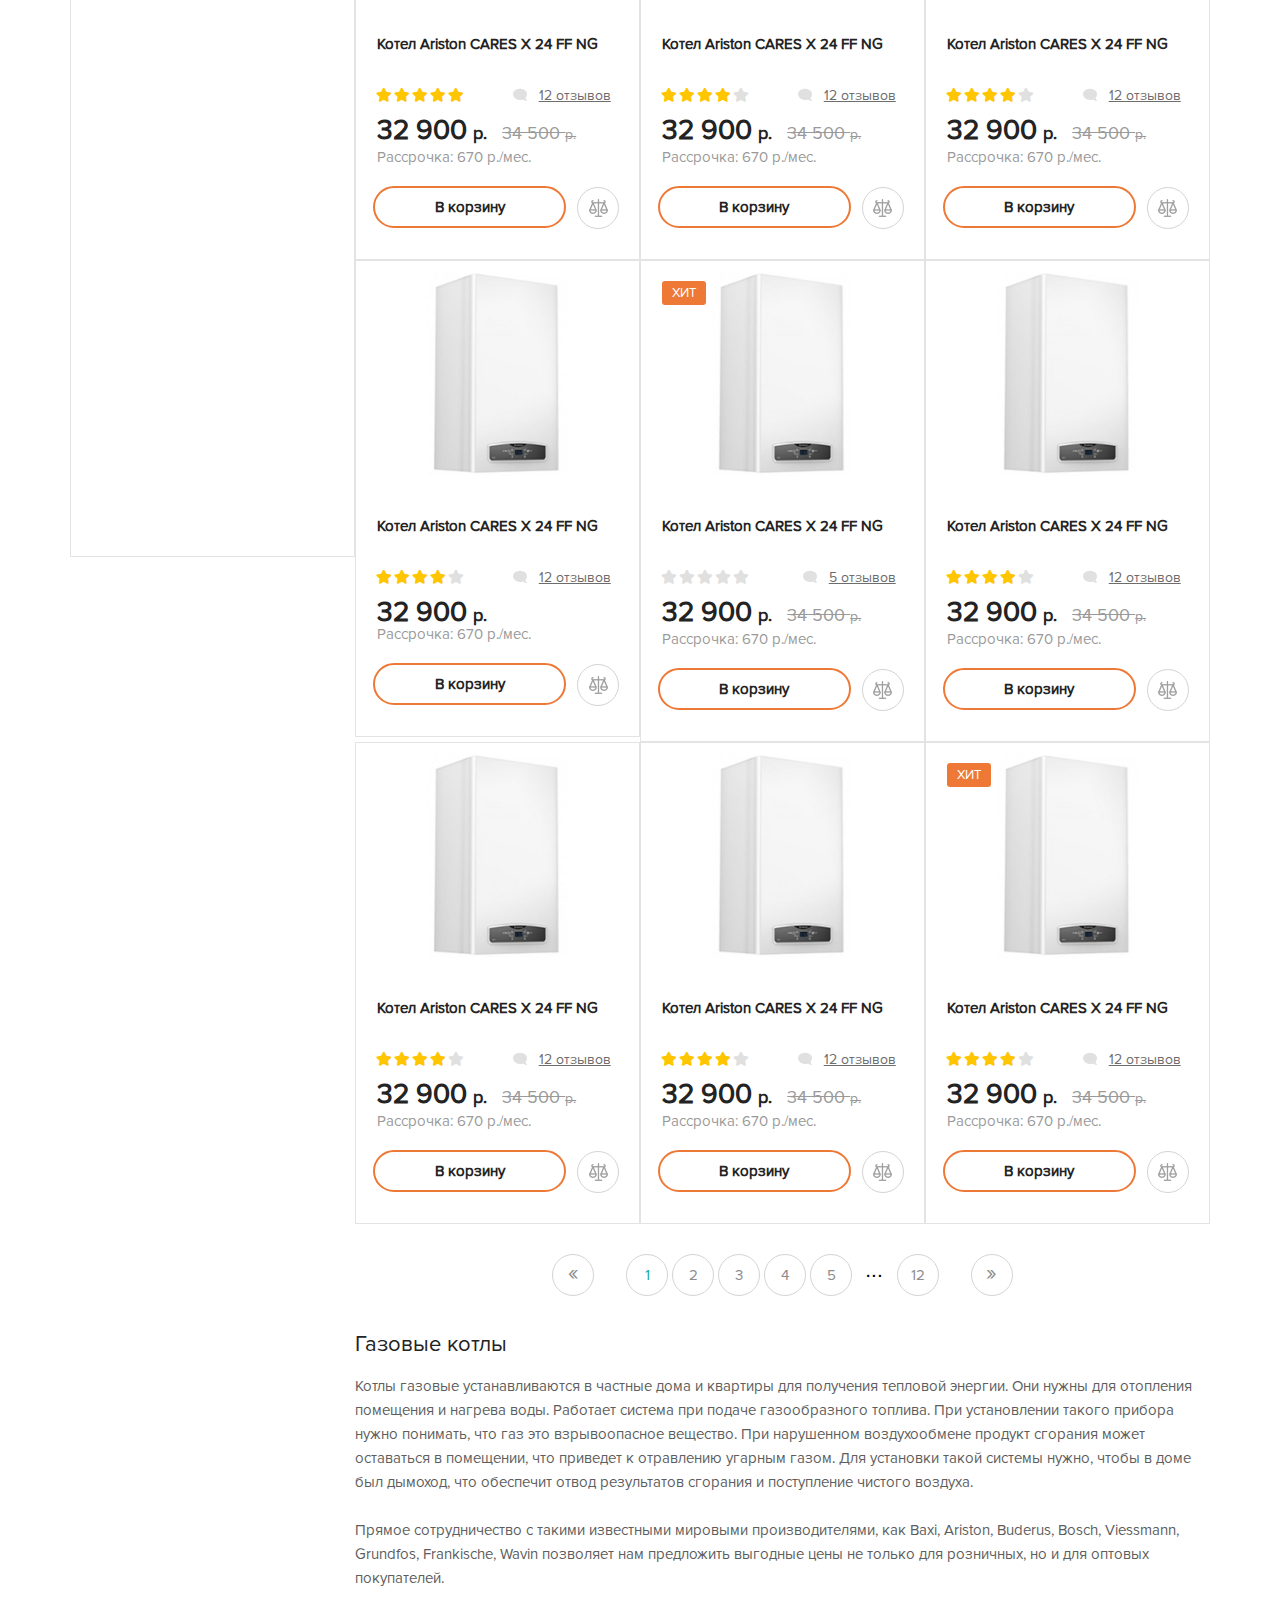
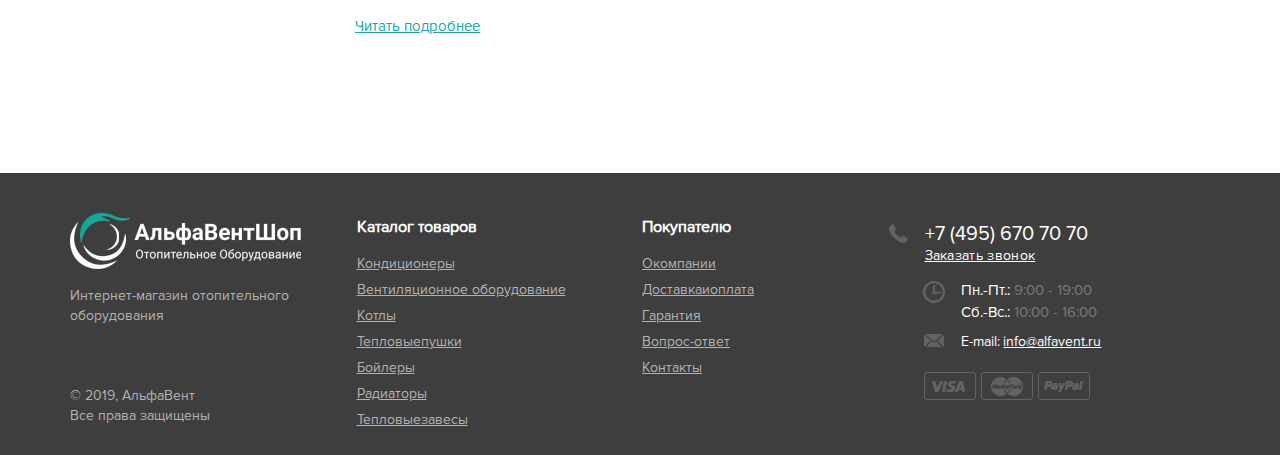
<file: catalog.html>
<!DOCTYPE html>
<html lang="ru">
  <head>
    <meta charset="utf-8">
    <meta http-equiv="X-UA-Compatible" content="IE=edge">
    <meta name="viewport" content="width=device-width, initial-scale=1">
    <title>Котлы</title>

    <!-- Bootstrap -->
    <link href="bootstrap-3.3.7-dist/css/bootstrap.min.css" rel="stylesheet">
    <link rel="stylesheet" href="bootstrap-3.3.7-dist/css/bootstrap-theme.min.css">
    <!-- Font Awesome -->
    <link rel="stylesheet" href="fontawesome-free-5.8.1-web/css/all.min.css">
    <!-- slick -->
    <link rel="stylesheet" type="text/css" href="slick-1.8.1/slick/slick.css"/>
    <link rel="stylesheet" href="slick-1.8.1/slick/slick-theme.css">
    <!-- normalize -->
    <link rel="stylesheet" href="style/normalize.css">
    <!-- Style -->
    <link rel="stylesheet" href="style/stylesheet.css">

    <!-- HTML5 Shim and Respond.js IE8 support of HTML5 elements and media queries -->
    <!-- WARNING: Respond.js doesn't work if you view the page via file:// -->
    <!--[if lt IE 9]>
      <script src="https://oss.maxcdn.com/libs/html5shiv/3.7.0/html5shiv.js"></script>
      <script src="https://oss.maxcdn.com/libs/respond.js/1.4.2/respond.min.js"></script>
    <![endif]-->
  </head>
  <body>
    <header>
        <div class="header-top hidden-sm hidden-xs">
            <div class="container">
                <div class="row">
                    <div class="col-lg-8 col-md-8">
                        <nav class="info-nav">
                            <ul class="info-nav-block">
                                <li class="info-nav-item"><a href="#" class="info-nav-link">Окомпании</a></li>
                                <li class="info-nav-item"><a href="#" class="info-nav-link">Доставкаиоплата</a></li>
                                <li class="info-nav-item"><a href="#" class="info-nav-link">Гарантия</a></li>
                                <li class="info-nav-item"><a href="#" class="info-nav-link">Вопрос-ответ</a></li>
                                <li class="info-nav-item"><a href="#" class="info-nav-link">Контакты</a></li>
                            </ul>
                        </nav>
                    </div>
                    <div class="col-lg-4 col-md-4">
                        <div class="entrance">
                            <ul class="entrance-block">
                                <li class="entrance-item"><span class="entrance-user-icon"></span><a href="#" class="entrance-link">Войти</a></li>
                                <li class="entrance-item"><a href="#" class="entrance-link">Регистрация</a></li>
                            </ul>
                        </div>
                    </div>
                </div>
            </div>
        </div>
        <div class="header-center">
            <div class="container">
                <div class="row">
                    <div class="col-lg-12 col-sm-12 col-xs-12">
                        <div class="menu-gamburger pull-left">
                            <button>
                                <i class="menu-gamburger-icon"></i>
                            </button>
                        </div>
                        <div class="ligo-block pull-left">
                            <a href="#" class="logo-link">
                                <img src="images/logo.png" alt="logo" class="logo-image hidden-xs">
                                <img src="images/Group_1.png" alt="logo" class="logo-image-mob hidden-lg hidden-md hidden-sm visible-xs"></a>
                        </div>
                        <div class="search-block pull-left">
                            <input type="text" placeholder="Поиск по сайту" class="hidden-sm hidden-xs">
                            <button>
                                <i class="fas fa-search"></i>
                            </button>
                        </div>
                        <div class="time-work pull-left hidden-md hidden-sm hidden-xs">
                            <div class="header-icon header-icon-time"></div>
                            <span class="time-work-bold">Пн.-Пт.:</span> 9:00 - 19:00 <span class="time-work-bold">Сб.-Вс.:</span> 10:00 - 16:00
                        </div>
                        <div class="call-request pull-left">
                            <div class="header-icon header-icon-call  hidden-xs"></div>
                            <div class="call-request-phon  hidden-xs">+7 (495) 670 70 70</div>
                            <button class="call-request-link"  data-toggle="modal" data-target="#myModal">Заказать звонок</button>
                            <!-- Modal -->
                            <div class="modal fade" id="myModal" tabindex="-1" role="dialog" aria-labelledby="myModalLabel" aria-hidden="true">
                                <div class="modal-dialog">
                                <div class="modal-content">
                                    <div class="modal-header">
                                    <button type="button" class="close" data-dismiss="modal" aria-hidden="true">&times;</button>
                                    <h4 class="modal-title" id="myModalLabel">Название модали</h4>
                                    </div>
                                    <div class="modal-body">
                                    ...
                                    </div>
                                    <div class="modal-footer">
                                    <button type="button" class="btn btn-default" data-dismiss="modal">Закрыть</button>
                                    <button type="button" class="btn btn-primary">Сохранить изменения</button>
                                    </div>
                                </div>
                                </div>
                            </div>
                        </div>
                        <div class="compare pull-left"><a href="#" class="compare-link"><i class="compare-link-icon"></i></a></div>
                        <div class="cart pull-left">
                            <button>
                                <i class="cart-icon"></i>
                                <i class="cart-quantity hidden-xs"></i>
                            </button>
                        </div>
                    </div>
                </div>
            </div>
        </div>
        <div class="header-nav">
            <div class="container">
                <nav class="nav-main hidden-sm hidden-xs">
                    <ul class="nav-block">
                        <li class="nav-item"><a href="#" class="nav-link">Кондиционеры</a>
                            <ul class="sub-nav-block">
                                <li class="sub-nav-item"><a href="#" class="sub-nav-link">Приточные установки</a></li>
                                <li class="sub-nav-item"><a href="#" class="sub-nav-link">Приточно-вытяжные установки</a></li>
                            </ul>
                        </li>
                        <li class="nav-item"><a href="#" class="nav-link">Вентиляционное оборудование</a>
                            <ul class="sub-nav-block">
                                <li class="sub-nav-item"><a href="#" class="sub-nav-link">Приточные установки</a></li>
                                <li class="sub-nav-item"><a href="#" class="sub-nav-link">Приточно-вытяжные установки</a></li>
                            </ul>
                        </li>
                        <li class="nav-item"><a href="#" class="nav-link">Котлы</a>
                            <ul class="sub-nav-block">
                                <li class="sub-nav-item"><a href="#" class="sub-nav-link">Приточные установки</a></li>
                                <li class="sub-nav-item"><a href="#" class="sub-nav-link">Приточно-вытяжные установки</a></li>
                            </ul>
                        </li>
                        <li class="nav-item"><a href="#" class="nav-link">Тепловыепушки</a>
                            <ul class="sub-nav-block">
                                <li class="sub-nav-item"><a href="#" class="sub-nav-link">Приточные установки</a></li>
                                <li class="sub-nav-item"><a href="#" class="sub-nav-link">Приточно-вытяжные установки</a></li>
                            </ul>
                        </li>
                        <li class="nav-item"><a href="#" class="nav-link">Бойлеры</a>
                            <ul class="sub-nav-block">
                                <li class="sub-nav-item"><a href="#" class="sub-nav-link">Приточные установки</a></li>
                                <li class="sub-nav-item"><a href="#" class="sub-nav-link">Приточно-вытяжные установки</a></li>
                            </ul>
                        </li>
                        <li class="nav-item"><a href="#" class="nav-link">Радиаторы</a>
                            <ul class="sub-nav-block">
                                <li class="sub-nav-item"><a href="#" class="sub-nav-link">Приточные установки</a></li>
                                <li class="sub-nav-item"><a href="#" class="sub-nav-link">Приточно-вытяжные установки</a></li>
                            </ul>
                        </li>
                        <li class="nav-item"><a href="#" class="nav-link">Тепловыезавесы</a>
                            <ul class="sub-nav-block">
                                <li class="sub-nav-item"><a href="#" class="sub-nav-link">Приточные установки</a></li>
                                <li class="sub-nav-item"><a href="#" class="sub-nav-link">Приточно-вытяжные установки</a></li>
                            </ul>
                        </li>
                    </ul>
                </nav>
            </div>
        </div>
    </header>
    <div class="wraper">
        <div class="container">
            <div class="row">
                <div class="col-xs-12">
                    <ul class="breadcrumb">
                        <li><a href="#">Главная</a></li>
                        <li><a href="#">Котлы</a></li>
                    </ul>
                    <h1 class="title">Газовые котлы</h1>
                    <div class="filter col-lg-3 hidden-md hidden-sm hidden-xs"></div>
                    <div class="category-block col-lg-9 col-md-12 col-sm-12 col-sx-12">
                        <div class="sort">
                            <div class="pull-left">
                                <button class="hidden-lg filter-btn"><i class="fal fa-filter" aria-hidden="true"></i>Фильтры</button>
                                <span class="sort-wrapper">
                                    <label for="input-sort">Сортировать:</label>
                                    <span class="custom-select">
                                        <select id="input-sort">
                                            <option value="" selected="selected">от дешевых к дорогим</option>
                                            <option value="">По наименованию</option>
                                            <option value="">По новинкам</option>
                                            <option value="">По рейтингу</option>
                                        </select>
                                    </span>
                                </span>
                            </div>
                            <div class="pull-right hidden-xs">
                                <label for="input-limit">Выводить по:</label>
                                <span class="custom-select">
                                    <select id="input-limit">
                                        <option value="" selected="selected">15</option>
                                        <option value="">18</option>
                                        <option value="">21</option>
                                    </select>
                                </span>
                            </div>
                        </div>
                        <div class="category">
                            <div class="category-product-block">
                                <div class="col-lg-4 col-md-4 col-sm-4 col-xs-12">
                                    <div class="product clearfix">
                                        <div class="product-img-block">
                                            <div class="product-label">
                                                <span class="label-hit">Хит</span>
                                                <span class="label-action"></span>
                                                <span class="label-sale"></span>
                                            </div>
                                            <a href="#" class="product-img-link"><img src="images/Layer_5.png" alt="Product" class="product-image img-responsive"></a>
                                        </div>
                                        <div class="product-desc-block">
                                            <h3 class="product-title"><a href="#" class="product-link">Котел Ariston CARES X 24 FF NG</a></h3>
                                            <div class="product-reviews">
                                                <ul class="product-rating-block pull-left">
                                                    <li class="rating-item">
                                                        <div class="rating-star rating-star-active">
                                                            <i class="fas fa-star"></i>
                                                        </div>
                                                    </li>
                                                    <li class="rating-item">
                                                        <div class="rating-star rating-star-active">
                                                            <i class="fas fa-star"></i>
                                                        </div>
                                                    </li>
                                                    <li class="rating-item">
                                                        <div class="rating-star rating-star-active">
                                                            <i class="fas fa-star"></i>
                                                        </div>
                                                    </li>
                                                    <li class="rating-item">
                                                        <div class="rating-star rating-star-active">
                                                            <i class="fas fa-star"></i>
                                                        </div>
                                                    </li>
                                                    <li class="rating-item">
                                                        <div class="rating-star">
                                                            <i class="fas fa-star"></i>
                                                        </div>
                                                    </li>
                                                </ul>
                                                <div class="review-block pull-right">
                                                    <i class="fas fa-comment"></i>
                                                    <a href="#" class="reviews-link">12 отзывов</a>
                                                </div>
                                            </div>
                                            <div class="product-price clearfix">
                                                <span class="price-new pull-left">32 900 <span>р.</span></span>
                                                <span class="price-old pull-left">34 500 <span>р.</span></span>
                                            </div>
                                            <div class="product-payment">Рассрочка: 670 р./мес.</div>
                                            <button class="product-cart pull-left">В корзину</button>
                                            <button class="product-in-compare">
                                                <i class="product-compare-icon"></i>
                                            </button>
                                        </div>
                                    </div>
                                </div>
                                <div class="col-lg-4 col-md-4 col-sm-4 col-xs-12">
                                    <div class="product clearfix">
                                        <div class="product-img-block">
                                            <div class="product-label">
                                                <span class="label-action">Акция</span>
                                            </div>
                                            <a href="#" class="product-img-link"><img src="images/Layer_5.png" alt="Product" class="product-image img-responsive"></a>
                                        </div>
                                        <div class="product-desc-block">
                                            <h3 class="product-title"><a href="#" class="product-link">Котел Ariston CARES X 24 FF NG</a></h3>
                                            <div class="product-reviews">
                                                <ul class="product-rating-block pull-left">
                                                    <li class="rating-item">
                                                        <div class="rating-star rating-star-active">
                                                            <i class="fas fa-star"></i>
                                                        </div>
                                                    </li>
                                                    <li class="rating-item">
                                                        <div class="rating-star rating-star-active">
                                                            <i class="fas fa-star"></i>
                                                        </div>
                                                    </li>
                                                    <li class="rating-item">
                                                        <div class="rating-star rating-star-active">
                                                            <i class="fas fa-star"></i>
                                                        </div>
                                                    </li>
                                                    <li class="rating-item">
                                                        <div class="rating-star">
                                                            <i class="fas fa-star"></i>
                                                        </div>
                                                    </li>
                                                    <li class="rating-item">
                                                        <div class="rating-star">
                                                            <i class="fas fa-star"></i>
                                                        </div>
                                                    </li>
                                                </ul>
                                                <div class="review-block pull-right">
                                                    <i class="fas fa-comment"></i>
                                                    <a href="#" class="reviews-link">3 отзывa</a>
                                                </div>
                                            </div>
                                            <div class="product-price clearfix">
                                                <span class="price-new pull-left">32 900 <span>р.</span></span>
                                                <span class="price-old pull-left">34 500 <span>р.</span></span>
                                            </div>
                                            <div class="product-payment">Рассрочка: 670 р./мес.</div>
                                            <button class="product-cart pull-left">В корзину</button>
                                            <button class="product-in-compare">
                                                <i class="product-compare-icon"></i>
                                            </button>
                                        </div>
                                    </div>
                                </div>
                                <div class="col-lg-4 col-md-4 col-sm-4 col-xs-12">
                                    <div class="product clearfix">
                                        <div class="product-img-block">
                                            <div class="product-label">
                                                <span class="label-sale">-10%</span>
                                            </div>
                                            <a href="#" class="product-img-link"><img src="images/Layer_5.png" alt="Product" class="product-image img-responsive"></a>
                                        </div>
                                        <div class="product-desc-block">
                                            <h3 class="product-title"><a href="#" class="product-link">Котел Ariston CARES X 24 FF NG</a></h3>
                                            <div class="product-reviews">
                                                <ul class="product-rating-block pull-left">
                                                    <li class="rating-item">
                                                        <div class="rating-star rating-star-active">
                                                            <i class="fas fa-star"></i>
                                                        </div>
                                                    </li>
                                                    <li class="rating-item">
                                                        <div class="rating-star rating-star-active">
                                                            <i class="fas fa-star"></i>
                                                        </div>
                                                    </li>
                                                    <li class="rating-item">
                                                        <div class="rating-star rating-star-active">
                                                            <i class="fas fa-star"></i>
                                                        </div>
                                                    </li>
                                                    <li class="rating-item">
                                                        <div class="rating-star rating-star-active">
                                                            <i class="fas fa-star"></i>
                                                        </div>
                                                    </li>
                                                    <li class="rating-item">
                                                        <div class="rating-star">
                                                            <i class="fas fa-star"></i>
                                                        </div>
                                                    </li>
                                                </ul>
                                                <div class="review-block pull-right">
                                                    <i class="fas fa-comment"></i>
                                                    <a href="#" class="reviews-link">12 отзывов</a>
                                                </div>
                                            </div>
                                            <div class="product-price clearfix">
                                                <span class="price-new pull-left">32 900 <span>р.</span></span>
                                                <span class="price-old pull-left">34 500 <span>р.</span></span>
                                            </div>
                                            <div class="product-payment">Рассрочка: 670 р./мес.</div>
                                            <button class="product-cart pull-left">В корзину</button>
                                            <button class="product-in-compare">
                                                <i class="product-compare-icon"></i>
                                            </button>
                                        </div>
                                    </div>
                                </div>
                                <div class="col-lg-4 col-md-4 col-sm-4 col-xs-12">
                                    <div class="product clearfix">
                                        <div class="product-img-block">
                                            <div class="product-label">
                                                <span class="label-new">Новинка</span>
                                            </div>
                                            <a href="#" class="product-img-link"><img src="images/Layer_5.png" alt="Product" class="product-image img-responsive"></a>
                                        </div>
                                        <div class="product-desc-block">
                                            <h3 class="product-title"><a href="#" class="product-link">Котел Ariston CARES X 24 FF NG</a></h3>
                                            <div class="product-reviews">
                                                <ul class="product-rating-block pull-left">
                                                    <li class="rating-item">
                                                        <div class="rating-star rating-star-active">
                                                            <i class="fas fa-star"></i>
                                                        </div>
                                                    </li>
                                                    <li class="rating-item">
                                                        <div class="rating-star rating-star-active">
                                                            <i class="fas fa-star"></i>
                                                        </div>
                                                    </li>
                                                    <li class="rating-item">
                                                        <div class="rating-star">
                                                            <i class="fas fa-star"></i>
                                                        </div>
                                                    </li>
                                                    <li class="rating-item">
                                                        <div class="rating-star">
                                                            <i class="fas fa-star"></i>
                                                        </div>
                                                    </li>
                                                    <li class="rating-item">
                                                        <div class="rating-star">
                                                            <i class="fas fa-star"></i>
                                                        </div>
                                                    </li>
                                                </ul>
                                                <div class="review-block pull-right">
                                                    <i class="fas fa-comment"></i>
                                                    <a href="#" class="reviews-link">1 отзыв</a>
                                                </div>
                                            </div>
                                            <div class="product-price clearfix">
                                                <span class="price-new pull-left">32 900 <span>р.</span></span>
                                                <span class="price-old pull-left">34 500 <span>р.</span></span>
                                            </div>
                                            <div class="product-payment">Рассрочка: 670 р./мес.</div>
                                            <button class="product-cart pull-left">В корзину</button>
                                            <button class="product-in-compare">
                                                <i class="product-compare-icon"></i>
                                            </button>
                                        </div>
                                    </div>
                                </div>
                                <div class="col-lg-4 col-md-4 col-sm-4 col-xs-12">
                                    <div class="product clearfix">
                                        <div class="product-img-block">
                                            <div class="product-label">
                                            </div>
                                            <a href="#" class="product-img-link"><img src="images/Layer_5.png" alt="Product" class="product-image img-responsive"></a>
                                        </div>
                                        <div class="product-desc-block">
                                            <h3 class="product-title"><a href="#" class="product-link">Котел Ariston CARES X 24 FF NG</a></h3>
                                            <div class="product-reviews">
                                                <ul class="product-rating-block pull-left">
                                                    <li class="rating-item">
                                                        <div class="rating-star rating-star-active">
                                                            <i class="fas fa-star"></i>
                                                        </div>
                                                    </li>
                                                    <li class="rating-item">
                                                        <div class="rating-star rating-star-active">
                                                            <i class="fas fa-star"></i>
                                                        </div>
                                                    </li>
                                                    <li class="rating-item">
                                                        <div class="rating-star rating-star-active">
                                                            <i class="fas fa-star"></i>
                                                        </div>
                                                    </li>
                                                    <li class="rating-item">
                                                        <div class="rating-star rating-star-active">
                                                            <i class="fas fa-star"></i>
                                                        </div>
                                                    </li>
                                                    <li class="rating-item">
                                                        <div class="rating-star  rating-star-active">
                                                            <i class="fas fa-star"></i>
                                                        </div>
                                                    </li>
                                                </ul>
                                                <div class="review-block pull-right">
                                                    <i class="fas fa-comment"></i>
                                                    <a href="#" class="reviews-link">65 отзывов</a>
                                                </div>
                                            </div>
                                            <div class="product-price clearfix">
                                                <span class="price-new pull-left">32 900 <span>р.</span></span>
                                            </div>
                                            <div class="product-payment">Рассрочка: 670 р./мес.</div>
                                            <button class="product-cart pull-left">В корзину</button>
                                            <button class="product-in-compare">
                                                <i class="product-compare-icon"></i>
                                            </button>
                                        </div>
                                    </div>
                                </div>
                                <div class="col-lg-4 col-md-4 col-sm-4 col-xs-12">
                                    <div class="product clearfix">
                                        <div class="product-img-block">
                                            <div class="product-label">
                                            </div>
                                            <a href="#" class="product-img-link"><img src="images/Layer_5.png" alt="Product" class="product-image img-responsive"></a>
                                        </div>
                                        <div class="product-desc-block">
                                            <h3 class="product-title"><a href="#" class="product-link">Котел Ariston CARES X 24 FF NG</a></h3>
                                            <div class="product-reviews">
                                                <ul class="product-rating-block pull-left">
                                                    <li class="rating-item">
                                                        <div class="rating-star rating-star-active">
                                                            <i class="fas fa-star"></i>
                                                        </div>
                                                    </li>
                                                    <li class="rating-item">
                                                        <div class="rating-star rating-star-active">
                                                            <i class="fas fa-star"></i>
                                                        </div>
                                                    </li>
                                                    <li class="rating-item">
                                                        <div class="rating-star rating-star-active">
                                                            <i class="fas fa-star"></i>
                                                        </div>
                                                    </li>
                                                    <li class="rating-item">
                                                        <div class="rating-star">
                                                            <i class="fas fa-star"></i>
                                                        </div>
                                                    </li>
                                                    <li class="rating-item">
                                                        <div class="rating-star">
                                                            <i class="fas fa-star"></i>
                                                        </div>
                                                    </li>
                                                </ul>
                                                <div class="review-block pull-right">
                                                    <i class="fas fa-comment"></i>
                                                    <a href="#" class="reviews-link">23 отзывов</a>
                                                </div>
                                            </div>
                                            <div class="product-price clearfix">
                                                <span class="price-new pull-left">32 900 <span>р.</span></span>
                                                <span class="price-old pull-left">34 500 <span>р.</span></span>
                                            </div>
                                            <div class="product-payment">Рассрочка: 670 р./мес.</div>
                                            <button class="product-cart pull-left">В корзину</button>
                                            <button class="product-in-compare">
                                                <i class="product-compare-icon"></i>
                                            </button>
                                        </div>
                                    </div>
                                </div>
                                <div class="col-lg-4 col-md-4 col-sm-4 col-xs-12">
                                    <div class="product clearfix">
                                        <div class="product-img-block">
                                            <div class="product-label">
                                                <span class="label-action">Акция</span>
                                            </div>
                                            <a href="#" class="product-img-link"><img src="images/Layer_5.png" alt="Product" class="product-image img-responsive"></a>
                                        </div>
                                        <div class="product-desc-block">
                                            <h3 class="product-title"><a href="#" class="product-link">Котел Ariston CARES X 24 FF NG</a></h3>
                                            <div class="product-reviews">
                                                <ul class="product-rating-block pull-left">
                                                    <li class="rating-item">
                                                        <div class="rating-star rating-star-active">
                                                            <i class="fas fa-star"></i>
                                                        </div>
                                                    </li>
                                                    <li class="rating-item">
                                                        <div class="rating-star rating-star-active">
                                                            <i class="fas fa-star"></i>
                                                        </div>
                                                    </li>
                                                    <li class="rating-item">
                                                        <div class="rating-star rating-star-active">
                                                            <i class="fas fa-star"></i>
                                                        </div>
                                                    </li>
                                                    <li class="rating-item">
                                                        <div class="rating-star rating-star-active">
                                                            <i class="fas fa-star"></i>
                                                        </div>
                                                    </li>
                                                    <li class="rating-item">
                                                        <div class="rating-star rating-star-active">
                                                            <i class="fas fa-star"></i>
                                                        </div>
                                                    </li>
                                                </ul>
                                                <div class="review-block pull-right">
                                                    <i class="fas fa-comment"></i>
                                                    <a href="#" class="reviews-link">12 отзывов</a>
                                                </div>
                                            </div>
                                            <div class="product-price clearfix">
                                                <span class="price-new pull-left">32 900 <span>р.</span></span>
                                                <span class="price-old pull-left">34 500 <span>р.</span></span>
                                            </div>
                                            <div class="product-payment">Рассрочка: 670 р./мес.</div>
                                            <button class="product-cart pull-left">В корзину</button>
                                            <button class="product-in-compare">
                                                <i class="product-compare-icon"></i>
                                            </button>
                                        </div>
                                    </div>
                                </div>
                                <div class="col-lg-4 col-md-4 col-sm-4 col-xs-12">
                                    <div class="product clearfix">
                                        <div class="product-img-block">
                                            <div class="product-label">
                                                <span class="label-sale">-10%</span>
                                            </div>
                                            <a href="#" class="product-img-link"><img src="images/Layer_5.png" alt="Product" class="product-image img-responsive"></a>
                                        </div>
                                        <div class="product-desc-block">
                                            <h3 class="product-title"><a href="#" class="product-link">Котел Ariston CARES X 24 FF NG</a></h3>
                                            <div class="product-reviews">
                                                <ul class="product-rating-block pull-left">
                                                    <li class="rating-item">
                                                        <div class="rating-star rating-star-active">
                                                            <i class="fas fa-star"></i>
                                                        </div>
                                                    </li>
                                                    <li class="rating-item">
                                                        <div class="rating-star rating-star-active">
                                                            <i class="fas fa-star"></i>
                                                        </div>
                                                    </li>
                                                    <li class="rating-item">
                                                        <div class="rating-star rating-star-active">
                                                            <i class="fas fa-star"></i>
                                                        </div>
                                                    </li>
                                                    <li class="rating-item">
                                                        <div class="rating-star rating-star-active">
                                                            <i class="fas fa-star"></i>
                                                        </div>
                                                    </li>
                                                    <li class="rating-item">
                                                        <div class="rating-star">
                                                            <i class="fas fa-star"></i>
                                                        </div>
                                                    </li>
                                                </ul>
                                                <div class="review-block pull-right">
                                                    <i class="fas fa-comment"></i>
                                                    <a href="#" class="reviews-link">12 отзывов</a>
                                                </div>
                                            </div>
                                            <div class="product-price clearfix">
                                                <span class="price-new pull-left">32 900 <span>р.</span></span>
                                                <span class="price-old pull-left">34 500 <span>р.</span></span>
                                            </div>
                                            <div class="product-payment">Рассрочка: 670 р./мес.</div>
                                            <button class="product-cart pull-left">В корзину</button>
                                            <button class="product-in-compare">
                                                <i class="product-compare-icon"></i>
                                            </button>
                                        </div>
                                    </div>
                                </div>
                                <div class="col-lg-4 col-md-4 col-sm-4 col-xs-12">
                                    <div class="product clearfix">
                                        <div class="product-img-block">
                                            <div class="product-label">
                                                <span class="label-new">Новинка</span>
                                            </div>
                                            <a href="#" class="product-img-link"><img src="images/Layer_5.png" alt="Product" class="product-image img-responsive"></a>
                                        </div>
                                        <div class="product-desc-block">
                                            <h3 class="product-title"><a href="#" class="product-link">Котел Ariston CARES X 24 FF NG</a></h3>
                                            <div class="product-reviews">
                                                <ul class="product-rating-block pull-left">
                                                    <li class="rating-item">
                                                        <div class="rating-star rating-star-active">
                                                            <i class="fas fa-star"></i>
                                                        </div>
                                                    </li>
                                                    <li class="rating-item">
                                                        <div class="rating-star rating-star-active">
                                                            <i class="fas fa-star"></i>
                                                        </div>
                                                    </li>
                                                    <li class="rating-item">
                                                        <div class="rating-star rating-star-active">
                                                            <i class="fas fa-star"></i>
                                                        </div>
                                                    </li>
                                                    <li class="rating-item">
                                                        <div class="rating-star rating-star-active">
                                                            <i class="fas fa-star"></i>
                                                        </div>
                                                    </li>
                                                    <li class="rating-item">
                                                        <div class="rating-star">
                                                            <i class="fas fa-star"></i>
                                                        </div>
                                                    </li>
                                                </ul>
                                                <div class="review-block pull-right">
                                                    <i class="fas fa-comment"></i>
                                                    <a href="#" class="reviews-link">12 отзывов</a>
                                                </div>
                                            </div>
                                            <div class="product-price clearfix">
                                                <span class="price-new pull-left">32 900 <span>р.</span></span>
                                                <span class="price-old pull-left">34 500 <span>р.</span></span>
                                            </div>
                                            <div class="product-payment">Рассрочка: 670 р./мес.</div>
                                            <button class="product-cart pull-left">В корзину</button>
                                            <button class="product-in-compare">
                                                <i class="product-compare-icon"></i>
                                            </button>
                                        </div>
                                    </div>
                                </div>
                                <div class="col-lg-4 col-md-4 col-sm-4 col-xs-12">
                                    <div class="product clearfix">
                                        <div class="product-img-block">
                                            <div class="product-label">
                                            </div>
                                            <a href="#" class="product-img-link"><img src="images/Layer_5.png" alt="Product" class="product-image img-responsive"></a>
                                        </div>
                                        <div class="product-desc-block">
                                            <h3 class="product-title"><a href="#" class="product-link">Котел Ariston CARES X 24 FF NG</a></h3>
                                            <div class="product-reviews">
                                                <ul class="product-rating-block pull-left">
                                                    <li class="rating-item">
                                                        <div class="rating-star rating-star-active">
                                                            <i class="fas fa-star"></i>
                                                        </div>
                                                    </li>
                                                    <li class="rating-item">
                                                        <div class="rating-star rating-star-active">
                                                            <i class="fas fa-star"></i>
                                                        </div>
                                                    </li>
                                                    <li class="rating-item">
                                                        <div class="rating-star rating-star-active">
                                                            <i class="fas fa-star"></i>
                                                        </div>
                                                    </li>
                                                    <li class="rating-item">
                                                        <div class="rating-star rating-star-active">
                                                            <i class="fas fa-star"></i>
                                                        </div>
                                                    </li>
                                                    <li class="rating-item">
                                                        <div class="rating-star">
                                                            <i class="fas fa-star"></i>
                                                        </div>
                                                    </li>
                                                </ul>
                                                <div class="review-block pull-right">
                                                    <i class="fas fa-comment"></i>
                                                    <a href="#" class="reviews-link">12 отзывов</a>
                                                </div>
                                            </div>
                                            <div class="product-price clearfix">
                                                <span class="price-new pull-left">32 900 <span>р.</span></span>
                                            </div>
                                            <div class="product-payment">Рассрочка: 670 р./мес.</div>
                                            <button class="product-cart pull-left">В корзину</button>
                                            <button class="product-in-compare">
                                                <i class="product-compare-icon"></i>
                                            </button>
                                        </div>
                                    </div>
                                </div>
                                <div class="col-lg-4 col-md-4 col-sm-4 col-xs-12">
                                    <div class="product clearfix">
                                        <div class="product-img-block">
                                            <div class="product-label">
                                                <span class="label-hit">Хит</span>
                                            </div>
                                            <a href="#" class="product-img-link"><img src="images/Layer_5.png" alt="Product" class="product-image img-responsive"></a>
                                        </div>
                                        <div class="product-desc-block">
                                            <h3 class="product-title"><a href="#" class="product-link">Котел Ariston CARES X 24 FF NG</a></h3>
                                            <div class="product-reviews">
                                                <ul class="product-rating-block pull-left">
                                                    <li class="rating-item">
                                                        <div class="rating-star">
                                                            <i class="fas fa-star"></i>
                                                        </div>
                                                    </li>
                                                    <li class="rating-item">
                                                        <div class="rating-star">
                                                            <i class="fas fa-star"></i>
                                                        </div>
                                                    </li>
                                                    <li class="rating-item">
                                                        <div class="rating-star">
                                                            <i class="fas fa-star"></i>
                                                        </div>
                                                    </li>
                                                    <li class="rating-item">
                                                        <div class="rating-star">
                                                            <i class="fas fa-star"></i>
                                                        </div>
                                                    </li>
                                                    <li class="rating-item">
                                                        <div class="rating-star">
                                                            <i class="fas fa-star"></i>
                                                        </div>
                                                    </li>
                                                </ul>
                                                <div class="review-block pull-right">
                                                    <i class="fas fa-comment"></i>
                                                    <a href="#" class="reviews-link">5 отзывов</a>
                                                </div>
                                            </div>
                                            <div class="product-price clearfix">
                                                <span class="price-new pull-left">32 900 <span>р.</span></span>
                                                <span class="price-old pull-left">34 500 <span>р.</span></span>
                                            </div>
                                            <div class="product-payment">Рассрочка: 670 р./мес.</div>
                                            <button class="product-cart pull-left">В корзину</button>
                                            <button class="product-in-compare">
                                                <i class="product-compare-icon"></i>
                                            </button>
                                        </div>
                                    </div>
                                </div>
                                <div class="col-lg-4 col-md-4 col-sm-4 col-xs-12">
                                    <div class="product clearfix">
                                        <div class="product-img-block">
                                            <div class="product-label"></div>
                                            <a href="#" class="product-img-link"><img src="images/Layer_5.png" alt="Product" class="product-image img-responsive"></a>
                                        </div>
                                        <div class="product-desc-block">
                                            <h3 class="product-title"><a href="#" class="product-link">Котел Ariston CARES X 24 FF NG</a></h3>
                                            <div class="product-reviews">
                                                <ul class="product-rating-block pull-left">
                                                    <li class="rating-item">
                                                        <div class="rating-star rating-star-active">
                                                            <i class="fas fa-star"></i>
                                                        </div>
                                                    </li>
                                                    <li class="rating-item">
                                                        <div class="rating-star rating-star-active">
                                                            <i class="fas fa-star"></i>
                                                        </div>
                                                    </li>
                                                    <li class="rating-item">
                                                        <div class="rating-star rating-star-active">
                                                            <i class="fas fa-star"></i>
                                                        </div>
                                                    </li>
                                                    <li class="rating-item">
                                                        <div class="rating-star rating-star-active">
                                                            <i class="fas fa-star"></i>
                                                        </div>
                                                    </li>
                                                    <li class="rating-item">
                                                        <div class="rating-star">
                                                            <i class="fas fa-star"></i>
                                                        </div>
                                                    </li>
                                                </ul>
                                                <div class="review-block pull-right">
                                                    <i class="fas fa-comment"></i>
                                                    <a href="#" class="reviews-link">12 отзывов</a>
                                                </div>
                                            </div>
                                            <div class="product-price clearfix">
                                                <span class="price-new pull-left">32 900 <span>р.</span></span>
                                                <span class="price-old pull-left">34 500 <span>р.</span></span>
                                            </div>
                                            <div class="product-payment">Рассрочка: 670 р./мес.</div>
                                            <button class="product-cart pull-left">В корзину</button>
                                            <button class="product-in-compare">
                                                <i class="product-compare-icon"></i>
                                            </button>
                                        </div>
                                    </div>
                                </div>
                                <div class="col-lg-4 col-md-4 col-sm-4 col-xs-12">
                                    <div class="product clearfix">
                                        <div class="product-img-block">
                                            <div class="product-label"></div>
                                            <a href="#" class="product-img-link"><img src="images/Layer_5.png" alt="Product" class="product-image img-responsive"></a>
                                        </div>
                                        <div class="product-desc-block">
                                            <h3 class="product-title"><a href="#" class="product-link">Котел Ariston CARES X 24 FF NG</a></h3>
                                            <div class="product-reviews">
                                                <ul class="product-rating-block pull-left">
                                                    <li class="rating-item">
                                                        <div class="rating-star rating-star-active">
                                                            <i class="fas fa-star"></i>
                                                        </div>
                                                    </li>
                                                    <li class="rating-item">
                                                        <div class="rating-star rating-star-active">
                                                            <i class="fas fa-star"></i>
                                                        </div>
                                                    </li>
                                                    <li class="rating-item">
                                                        <div class="rating-star rating-star-active">
                                                            <i class="fas fa-star"></i>
                                                        </div>
                                                    </li>
                                                    <li class="rating-item">
                                                        <div class="rating-star rating-star-active">
                                                            <i class="fas fa-star"></i>
                                                        </div>
                                                    </li>
                                                    <li class="rating-item">
                                                        <div class="rating-star">
                                                            <i class="fas fa-star"></i>
                                                        </div>
                                                    </li>
                                                </ul>
                                                <div class="review-block pull-right">
                                                    <i class="fas fa-comment"></i>
                                                    <a href="#" class="reviews-link">12 отзывов</a>
                                                </div>
                                            </div>
                                            <div class="product-price clearfix">
                                                <span class="price-new pull-left">32 900 <span>р.</span></span>
                                                <span class="price-old pull-left">34 500 <span>р.</span></span>
                                            </div>
                                            <div class="product-payment">Рассрочка: 670 р./мес.</div>
                                            <button class="product-cart pull-left">В корзину</button>
                                            <button class="product-in-compare">
                                                <i class="product-compare-icon"></i>
                                            </button>
                                        </div>
                                    </div>
                                </div>
                                <div class="col-lg-4 col-md-4 col-sm-4 col-xs-12">
                                    <div class="product clearfix">
                                        <div class="product-img-block">
                                            <div class="product-label"></div>
                                            <a href="#" class="product-img-link"><img src="images/Layer_5.png" alt="Product" class="product-image img-responsive"></a>
                                        </div>
                                        <div class="product-desc-block">
                                            <h3 class="product-title"><a href="#" class="product-link">Котел Ariston CARES X 24 FF NG</a></h3>
                                            <div class="product-reviews">
                                                <ul class="product-rating-block pull-left">
                                                    <li class="rating-item">
                                                        <div class="rating-star rating-star-active">
                                                            <i class="fas fa-star"></i>
                                                        </div>
                                                    </li>
                                                    <li class="rating-item">
                                                        <div class="rating-star rating-star-active">
                                                            <i class="fas fa-star"></i>
                                                        </div>
                                                    </li>
                                                    <li class="rating-item">
                                                        <div class="rating-star rating-star-active">
                                                            <i class="fas fa-star"></i>
                                                        </div>
                                                    </li>
                                                    <li class="rating-item">
                                                        <div class="rating-star rating-star-active">
                                                            <i class="fas fa-star"></i>
                                                        </div>
                                                    </li>
                                                    <li class="rating-item">
                                                        <div class="rating-star">
                                                            <i class="fas fa-star"></i>
                                                        </div>
                                                    </li>
                                                </ul>
                                                <div class="review-block pull-right">
                                                    <i class="fas fa-comment"></i>
                                                    <a href="#" class="reviews-link">12 отзывов</a>
                                                </div>
                                            </div>
                                            <div class="product-price clearfix">
                                                <span class="price-new pull-left">32 900 <span>р.</span></span>
                                                <span class="price-old pull-left">34 500 <span>р.</span></span>
                                            </div>
                                            <div class="product-payment">Рассрочка: 670 р./мес.</div>
                                            <button class="product-cart pull-left">В корзину</button>
                                            <button class="product-in-compare">
                                                <i class="product-compare-icon"></i>
                                            </button>
                                        </div>
                                    </div>
                                </div>
                                <div class="col-lg-4 col-md-4 col-sm-4 col-xs-12">
                                    <div class="product clearfix">
                                        <div class="product-img-block">
                                            <div class="product-label">
                                                <span class="label-hit">Хит</span>
                                                <span class="label-action"></span>
                                                <span class="label-sale"></span>
                                            </div>
                                            <a href="#" class="product-img-link"><img src="images/Layer_5.png" alt="Product" class="product-image img-responsive"></a>
                                        </div>
                                        <div class="product-desc-block">
                                            <h3 class="product-title"><a href="#" class="product-link">Котел Ariston CARES X 24 FF NG</a></h3>
                                            <div class="product-reviews">
                                                <ul class="product-rating-block pull-left">
                                                    <li class="rating-item">
                                                        <div class="rating-star rating-star-active">
                                                            <i class="fas fa-star"></i>
                                                        </div>
                                                    </li>
                                                    <li class="rating-item">
                                                        <div class="rating-star rating-star-active">
                                                            <i class="fas fa-star"></i>
                                                        </div>
                                                    </li>
                                                    <li class="rating-item">
                                                        <div class="rating-star rating-star-active">
                                                            <i class="fas fa-star"></i>
                                                        </div>
                                                    </li>
                                                    <li class="rating-item">
                                                        <div class="rating-star rating-star-active">
                                                            <i class="fas fa-star"></i>
                                                        </div>
                                                    </li>
                                                    <li class="rating-item">
                                                        <div class="rating-star">
                                                            <i class="fas fa-star"></i>
                                                        </div>
                                                    </li>
                                                </ul>
                                                <div class="review-block pull-right">
                                                    <i class="fas fa-comment"></i>
                                                    <a href="#" class="reviews-link">12 отзывов</a>
                                                </div>
                                            </div>
                                            <div class="product-price clearfix">
                                                <span class="price-new pull-left">32 900 <span>р.</span></span>
                                                <span class="price-old pull-left">34 500 <span>р.</span></span>
                                            </div>
                                            <div class="product-payment">Рассрочка: 670 р./мес.</div>
                                            <button class="product-cart pull-left">В корзину</button>
                                            <button class="product-in-compare">
                                                <i class="product-compare-icon"></i>
                                            </button>
                                        </div>
                                    </div>
                                </div>
                            </div>
                        </div>
                        <div class="pagination-block">
                            <ul class="pagination">
                                <li><a href="#">&laquo;</a></li>
                                <li><a href="#" class="active">1</a></li>
                                <li><a href="#">2</a></li>
                                <li><a href="#">3</a></li>
                                <li class="hidden-xs"><a href="#">4</a></li>
                                <li class="hidden-xs"><a href="#">5</a></li>
                                <li><span>...</span></li>
                                <li><a href="#">12</a></li>
                                <li><a href="#">&raquo;</a></li>
                            </ul>
                        </div>
                        <div class="category-desc">
                            <h2 class="category-desc-title">Газовые котлы</h2>
                            <div class="category-desc-text">
                                <p>Котлы газовые устанавливаются в частные дома и квартиры для получения тепловой энергии. Они нужны для отопления помещения и нагрева воды. Работает система при подаче газообразного топлива. При установлении такого прибора нужно понимать, что газ это взрывоопасное вещество. При нарушенном воздухообмене продукт сгорания может оставаться в помещении, что приведет к отравлению угарным газом. Для установки такой системы нужно, чтобы в доме был дымоход, что обеспечит отвод результатов сгорания и поступление чистого воздуха.</p>
                                <p class="hidden-xs">Прямое сотрудничество с такими известными мировыми производителями, как Baxi, Ariston, Buderus, Bosch, Viessmann, Grundfos, Frankische, Wavin позволяет нам предложить выгодные цены не только для розничных, но и для оптовых покупателей.</p>
                                <button>Читать подробнее</button>
                            </div>
                        </div>
                    </div>
                </div>
            </div>
        </div>
    </div>
    <footer class="footer">
        <div class="container">
            <div class="row">
                <div class="col-lg-3 col-md-3 hidden-sm hidden-xs">
                    <div class="footer-logo-block "><img src="images/6-layers.png" alt="Logo" class="footer-logo-image img-responsive"></div>
                    <div class="footer-slogan">Интернет-магазин отопительного оборудования</div>
                    <div class="footer-copy">&copy; 2019, АльфаВент <br> Все права защищены</div>
                </div>
                <div class="col-lg-3 col-md-3 col-sm-4">
                    <div class="footer-main-nav">
                        <h3 class="footer-nav-title">Каталог товаров</h3>
                        <ul class="footer-nav-block hidden-xs">
                            <li class="footer-nav-item"><a href="#" class="footer-nav-link">Кондиционеры</a></li>
                            <li class="footer-nav-item"><a href="#" class="footer-nav-link">Вентиляционное оборудование</a></li>
                            <li class="footer-nav-item"><a href="#" class="footer-nav-link">Котлы</a></li>
                            <li class="footer-nav-item"><a href="#" class="footer-nav-link">Тепловыепушки</a></li>
                            <li class="footer-nav-item"><a href="#" class="footer-nav-link">Бойлеры</a></li>
                            <li class="footer-nav-item"><a href="#" class="footer-nav-link">Радиаторы</a></li>
                            <li class="footer-nav-item"><a href="#" class="footer-nav-link">Тепловыезавесы</a></li>
                        </ul>
                    </div>
                </div>
                <div class="col-lg-3 col-md-3 col-sm-4">
                    <div class="footer-info-nav">
                        <h3 class="footer-info-title">Покупателю</h3>
                        <ul class="footer-info-block hidden-xs">
                            <li class="footer-info-item"><a href="#" class="footer-info-link">Окомпании</a></li>
                            <li class="footer-info-item"><a href="#" class="footer-info-link">Доставкаиоплата</a></li>
                            <li class="footer-info-item"><a href="#" class="footer-info-link">Гарантия</a></li>
                            <li class="footer-info-item"><a href="#" class="footer-info-link">Вопрос-ответ</a></li>
                            <li class="footer-info-item"><a href="#" class="footer-info-link">Контакты</a></li>
                        </ul>
                    </div>
                </div>
                <div class="col-lg-3 col-md-3 col-sm-4">
                    <div class="footer-contacts">
                        <ul class="footer-contacts-block">
                            <li class="footer-contacts-item">
                                <div class="call-request">
                                    <div class="footer-icon footer-icon-call"></div>
                                    <div class="call-request-phon">+7 (495) 670 70 70</div>
                                    <button class="call-request-link" data-toggle="modal" data-target=".bs-example-modal-sm">Заказать звонок</button>
                                </div>
                            </li>
                            <li class="footer-contacts-item">
                                <div class="time-work">
                                    <div class="footer-icon footer-icon-time"></div>
                                    <span class="time-work-bold">Пн.-Пт.:</span> 9:00 - 19:00 <span class="time-work-bold">Сб.-Вс.:</span> 10:00 - 16:00
                                </div>
                            </li>
                            <li class="footer-contacts-item">
                                <div class="mail">
                                    <div class="footer-icon footer-icon-mail"></div>
                                    <span>E-mail:</span> <a href="mailto:info@alfavent.ru" class="mail-link">info@alfavent.ru</a>
                                </div>
                            </li>
                        </ul>
                        <ul class="payment-block clearfix">
                            <li class="payment-item pull-left">
                                <a href="#" class="payment-link"><i class="vizs-icon"></i></a>
                            </li>
                            <li class="payment-item pull-left">
                                <a href="#" class="payment-link"><i class="master-icon"></i></a>
                            </li>
                            <li class="payment-item pull-left">
                                <a href="#" class="payment-link"><i class="pay-icon"></i></a>
                            </li>
                        </ul>
                    </div>
                </div>
            </div>
            <div class="row hidden-lg hidden-md visible-sm visible-xs">
                <div class="footer-copy col-sm-12 col-sx-12"><p>&copy; 2019, АльфаВент <br> Все права защищены</p></div>
            </div>
        </div>
    </footer>

    <!-- jQuery (necessary for Bootstrap's JavaScript plugins) -->
    <script src="https://ajax.googleapis.com/ajax/libs/jquery/1.11.0/jquery.min.js"></script>
    <!-- Include all compiled plugins (below), or include individual files as needed -->
    <script src="bootstrap-3.3.7-dist/js/bootstrap.min.js"></script>
    <!-- slick -->
    <script src="slick-1.8.1/slick/slick.min.js"></script>
  </body>
</html>
</file>
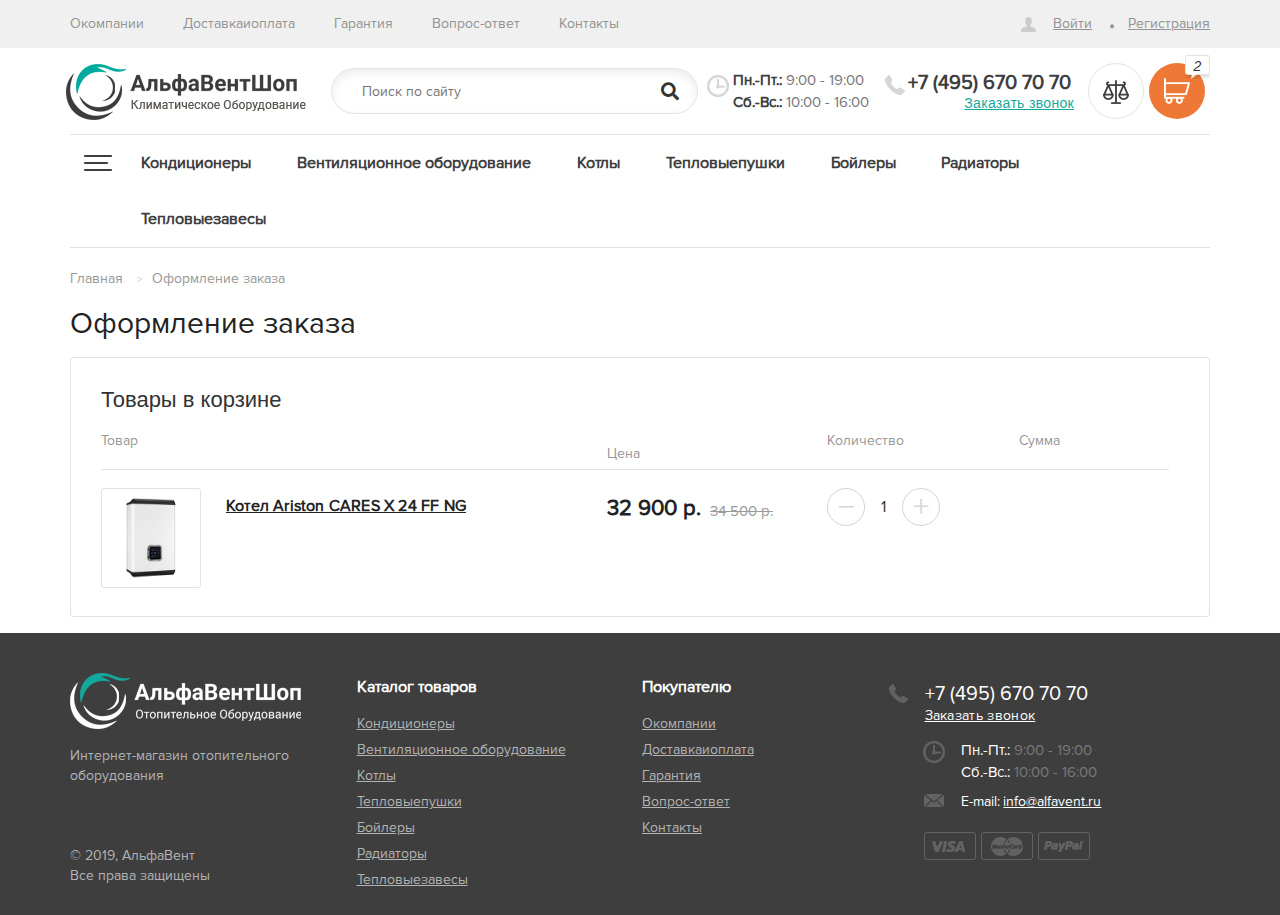
<file: checkout.html>
<!DOCTYPE html>
<html lang="ru">
<head>
    <meta charset="utf-8">
    <meta http-equiv="X-UA-Compatible" content="IE=edge">
    <meta name="viewport" content="width=device-width, initial-scale=1">
    <title>Котлы</title>

    <!-- Bootstrap -->
    <link href="bootstrap-3.3.7-dist/css/bootstrap.min.css" rel="stylesheet">
    <link rel="stylesheet" href="bootstrap-3.3.7-dist/css/bootstrap-theme.min.css">
    <!-- Font Awesome -->
    <link rel="stylesheet" href="fontawesome-free-5.8.1-web/css/all.min.css">
    <!-- slick -->
    <link rel="stylesheet" type="text/css" href="slick-1.8.1/slick/slick.css"/>
    <link rel="stylesheet" href="slick-1.8.1/slick/slick-theme.css">
    <!-- normalize -->
    <link rel="stylesheet" href="style/normalize.css">
    <!-- Style -->
    <link rel="stylesheet" href="style/stylesheet.css">

    <!-- HTML5 Shim and Respond.js IE8 support of HTML5 elements and media queries -->
    <!-- WARNING: Respond.js doesn't work if you view the page via file:// -->
    <!--[if lt IE 9]>
      <script src="https://oss.maxcdn.com/libs/html5shiv/3.7.0/html5shiv.js"></script>
      <script src="https://oss.maxcdn.com/libs/respond.js/1.4.2/respond.min.js"></script>
  <![endif]-->
</head>
<body>
    <header>
        <div class="header-top hidden-sm hidden-xs">
            <div class="container">
                <div class="row">
                    <div class="col-lg-8 col-md-8">
                        <nav class="info-nav">
                            <ul class="info-nav-block">
                                <li class="info-nav-item"><a href="#" class="info-nav-link">Окомпании</a></li>
                                <li class="info-nav-item"><a href="#" class="info-nav-link">Доставкаиоплата</a></li>
                                <li class="info-nav-item"><a href="#" class="info-nav-link">Гарантия</a></li>
                                <li class="info-nav-item"><a href="#" class="info-nav-link">Вопрос-ответ</a></li>
                                <li class="info-nav-item"><a href="#" class="info-nav-link">Контакты</a></li>
                            </ul>
                        </nav>
                    </div>
                    <div class="col-lg-4 col-md-4">
                        <div class="entrance">
                            <ul class="entrance-block">
                                <li class="entrance-item"><span class="entrance-user-icon"></span><a href="#" class="entrance-link">Войти</a></li>
                                <li class="entrance-item"><a href="#" class="entrance-link">Регистрация</a></li>
                            </ul>
                        </div>
                    </div>
                </div>
            </div>
        </div>
        <div class="header-center">
            <div class="container">
                <div class="row">
                    <div class="col-lg-12 col-sm-12 col-xs-12">
                        <div class="menu-gamburger pull-left">
                            <button>
                                <i class="menu-gamburger-icon"></i>
                            </button>
                        </div>
                        <div class="ligo-block pull-left">
                            <a href="#" class="logo-link">
                                <img src="images/logo.png" alt="logo" class="logo-image hidden-xs">
                                <img src="images/Group_1.png" alt="logo" class="logo-image-mob hidden-lg hidden-md hidden-sm visible-xs"></a>
                            </div>
                            <div class="search-block pull-left">
                                <input type="text" placeholder="Поиск по сайту" class="hidden-sm hidden-xs">
                                <button>
                                    <i class="fas fa-search"></i>
                                </button>
                            </div>
                            <div class="time-work pull-left hidden-md hidden-sm hidden-xs">
                                <div class="header-icon header-icon-time"></div>
                                <span class="time-work-bold">Пн.-Пт.:</span> 9:00 - 19:00 <span class="time-work-bold">Сб.-Вс.:</span> 10:00 - 16:00
                            </div>
                            <div class="call-request pull-left">
                                <div class="header-icon header-icon-call  hidden-xs"></div>
                                <div class="call-request-phon  hidden-xs">+7 (495) 670 70 70</div>
                                <button class="call-request-link"  data-toggle="modal" data-target="#myModal">Заказать звонок</button>
                                <!-- Modal -->
                                <div class="modal fade" id="myModal" tabindex="-1" role="dialog" aria-labelledby="myModalLabel" aria-hidden="true">
                                    <div class="modal-dialog">
                                        <div class="modal-content">
                                            <div class="modal-header">
                                                <button type="button" class="close" data-dismiss="modal" aria-hidden="true">&times;</button>
                                                <h4 class="modal-title" id="myModalLabel">Название модали</h4>
                                            </div>
                                            <div class="modal-body">
                                                ...
                                            </div>
                                            <div class="modal-footer">
                                                <button type="button" class="btn btn-default" data-dismiss="modal">Закрыть</button>
                                                <button type="button" class="btn btn-primary">Сохранить изменения</button>
                                            </div>
                                        </div>
                                    </div>
                                </div>
                            </div>
                            <div class="compare pull-left"><a href="#" class="compare-link"><i class="compare-link-icon"></i></a></div>
                            <div class="cart pull-left">
                                <button>
                                    <i class="cart-icon"></i>
                                    <i class="cart-quantity hidden-xs"></i>
                                </button>
                            </div>
                        </div>
                    </div>
                </div>
            </div>
            <div class="header-nav">
                <div class="container">
                    <nav class="nav-main hidden-sm hidden-xs">
                        <ul class="nav-block">
                            <li class="nav-item"><a href="#" class="nav-link">Кондиционеры</a>
                                <ul class="sub-nav-block">
                                    <li class="sub-nav-item"><a href="#" class="sub-nav-link">Приточные установки</a></li>
                                    <li class="sub-nav-item"><a href="#" class="sub-nav-link">Приточно-вытяжные установки</a></li>
                                </ul>
                            </li>
                            <li class="nav-item"><a href="#" class="nav-link">Вентиляционное оборудование</a>
                                <ul class="sub-nav-block">
                                    <li class="sub-nav-item"><a href="#" class="sub-nav-link">Приточные установки</a></li>
                                    <li class="sub-nav-item"><a href="#" class="sub-nav-link">Приточно-вытяжные установки</a></li>
                                </ul>
                            </li>
                            <li class="nav-item"><a href="#" class="nav-link">Котлы</a>
                                <ul class="sub-nav-block">
                                    <li class="sub-nav-item"><a href="#" class="sub-nav-link">Приточные установки</a></li>
                                    <li class="sub-nav-item"><a href="#" class="sub-nav-link">Приточно-вытяжные установки</a></li>
                                </ul>
                            </li>
                            <li class="nav-item"><a href="#" class="nav-link">Тепловыепушки</a>
                                <ul class="sub-nav-block">
                                    <li class="sub-nav-item"><a href="#" class="sub-nav-link">Приточные установки</a></li>
                                    <li class="sub-nav-item"><a href="#" class="sub-nav-link">Приточно-вытяжные установки</a></li>
                                </ul>
                            </li>
                            <li class="nav-item"><a href="#" class="nav-link">Бойлеры</a>
                                <ul class="sub-nav-block">
                                    <li class="sub-nav-item"><a href="#" class="sub-nav-link">Приточные установки</a></li>
                                    <li class="sub-nav-item"><a href="#" class="sub-nav-link">Приточно-вытяжные установки</a></li>
                                </ul>
                            </li>
                            <li class="nav-item"><a href="#" class="nav-link">Радиаторы</a>
                                <ul class="sub-nav-block">
                                    <li class="sub-nav-item"><a href="#" class="sub-nav-link">Приточные установки</a></li>
                                    <li class="sub-nav-item"><a href="#" class="sub-nav-link">Приточно-вытяжные установки</a></li>
                                </ul>
                            </li>
                            <li class="nav-item"><a href="#" class="nav-link">Тепловыезавесы</a>
                                <ul class="sub-nav-block">
                                    <li class="sub-nav-item"><a href="#" class="sub-nav-link">Приточные установки</a></li>
                                    <li class="sub-nav-item"><a href="#" class="sub-nav-link">Приточно-вытяжные установки</a></li>
                                </ul>
                            </li>
                        </ul>
                    </nav>
                </div>
            </div>
        </header>
        <div class="wraper">
            <div class="container">
                <div class="row">
                    <div class="col-xs-12">
                        <ul class="breadcrumb">
                            <li><a href="#">Главная</a></li>
                            <li><a href="#">Оформление заказа</a></li>
                        </ul>
                        <h1 class="title">Оформление заказа</h1>
                        <div class="cart-wrapper">
                            <h3>Товары в корзине</h3>
                            <div class="cart-header">
                                <p class="pull-left column-title name-wrapper">Товар</p>
                                <p class="pull-left column-title price-wrapper">Цена</p>
                                <p class="pull-left column-title quantity-wrapper">Количество</p>
                                <p class="pull-left column-title summ-wrapper">Сумма</p>
                            </div>
                            <div class="cart-content">
                                <div class="pull-left name-wrapper">
                                    <div class="pull-left img-wrapper">
                                        <a href="#"><img src="images/Layer_8.png" alt="" title="" class="img-responsive"></a>
                                    </div>
                                    <a href="#" class="pull-left cart-name">Котел Ariston CARES X 24 FF NG</a>
                                </div>
                                <div class="pull-left price-wrapper">
                                    <span class="pull-left price-new">32 900 р.</span>
                                    <span class="pull-left price-old">34 500 р.</span>
                                </div>
                                <div class="pull-left quantity-wrapper">
                                    <span class="count-edit">
                                        <button class="input-minus">−</button>
                                        <input type="text" class="count" value="1" size="2">
                                        <button class="input-plus">+</button>
                                    </span>
                                </div>
                                <div class="pull-left summ-wrapper">
                                    
                                </div>
                            </div>
                        </div>
                    </div>
                </div>
            </div>
        </div>
        <footer class="footer">
            <div class="container">
                <div class="row">
                    <div class="col-lg-3 col-md-3 hidden-sm hidden-xs">
                        <div class="footer-logo-block "><img src="images/6-layers.png" alt="Logo" class="footer-logo-image img-responsive"></div>
                        <div class="footer-slogan">Интернет-магазин отопительного оборудования</div>
                        <div class="footer-copy">&copy; 2019, АльфаВент <br> Все права защищены</div>
                    </div>
                    <div class="col-lg-3 col-md-3 col-sm-4">
                        <div class="footer-main-nav">
                            <h3 class="footer-nav-title">Каталог товаров</h3>
                            <ul class="footer-nav-block hidden-xs">
                                <li class="footer-nav-item"><a href="#" class="footer-nav-link">Кондиционеры</a></li>
                                <li class="footer-nav-item"><a href="#" class="footer-nav-link">Вентиляционное оборудование</a></li>
                                <li class="footer-nav-item"><a href="#" class="footer-nav-link">Котлы</a></li>
                                <li class="footer-nav-item"><a href="#" class="footer-nav-link">Тепловыепушки</a></li>
                                <li class="footer-nav-item"><a href="#" class="footer-nav-link">Бойлеры</a></li>
                                <li class="footer-nav-item"><a href="#" class="footer-nav-link">Радиаторы</a></li>
                                <li class="footer-nav-item"><a href="#" class="footer-nav-link">Тепловыезавесы</a></li>
                            </ul>
                        </div>
                    </div>
                    <div class="col-lg-3 col-md-3 col-sm-4">
                        <div class="footer-info-nav">
                            <h3 class="footer-info-title">Покупателю</h3>
                            <ul class="footer-info-block hidden-xs">
                                <li class="footer-info-item"><a href="#" class="footer-info-link">Окомпании</a></li>
                                <li class="footer-info-item"><a href="#" class="footer-info-link">Доставкаиоплата</a></li>
                                <li class="footer-info-item"><a href="#" class="footer-info-link">Гарантия</a></li>
                                <li class="footer-info-item"><a href="#" class="footer-info-link">Вопрос-ответ</a></li>
                                <li class="footer-info-item"><a href="#" class="footer-info-link">Контакты</a></li>
                            </ul>
                        </div>
                    </div>
                    <div class="col-lg-3 col-md-3 col-sm-4">
                        <div class="footer-contacts">
                            <ul class="footer-contacts-block">
                                <li class="footer-contacts-item">
                                    <div class="call-request">
                                        <div class="footer-icon footer-icon-call"></div>
                                        <div class="call-request-phon">+7 (495) 670 70 70</div>
                                        <button class="call-request-link" data-toggle="modal" data-target=".bs-example-modal-sm">Заказать звонок</button>
                                    </div>
                                </li>
                                <li class="footer-contacts-item">
                                    <div class="time-work">
                                        <div class="footer-icon footer-icon-time"></div>
                                        <span class="time-work-bold">Пн.-Пт.:</span> 9:00 - 19:00 <span class="time-work-bold">Сб.-Вс.:</span> 10:00 - 16:00
                                    </div>
                                </li>
                                <li class="footer-contacts-item">
                                    <div class="mail">
                                        <div class="footer-icon footer-icon-mail"></div>
                                        <span>E-mail:</span> <a href="mailto:info@alfavent.ru" class="mail-link">info@alfavent.ru</a>
                                    </div>
                                </li>
                            </ul>
                            <ul class="payment-block clearfix">
                                <li class="payment-item pull-left">
                                    <a href="#" class="payment-link"><i class="vizs-icon"></i></a>
                                </li>
                                <li class="payment-item pull-left">
                                    <a href="#" class="payment-link"><i class="master-icon"></i></a>
                                </li>
                                <li class="payment-item pull-left">
                                    <a href="#" class="payment-link"><i class="pay-icon"></i></a>
                                </li>
                            </ul>
                        </div>
                    </div>
                </div>
                <div class="row hidden-lg hidden-md visible-sm visible-xs">
                    <div class="footer-copy col-sm-12 col-sx-12"><p>&copy; 2019, АльфаВент <br> Все права защищены</p></div>
                </div>
            </div>
        </footer>

        <!-- jQuery (necessary for Bootstrap's JavaScript plugins) -->
        <script src="https://ajax.googleapis.com/ajax/libs/jquery/1.11.0/jquery.min.js"></script>
        <!-- Include all compiled plugins (below), or include individual files as needed -->
        <script src="bootstrap-3.3.7-dist/js/bootstrap.min.js"></script>
        <!-- slick -->
        <script src="slick-1.8.1/slick/slick.min.js"></script>
    </body>
    </html>
</file>
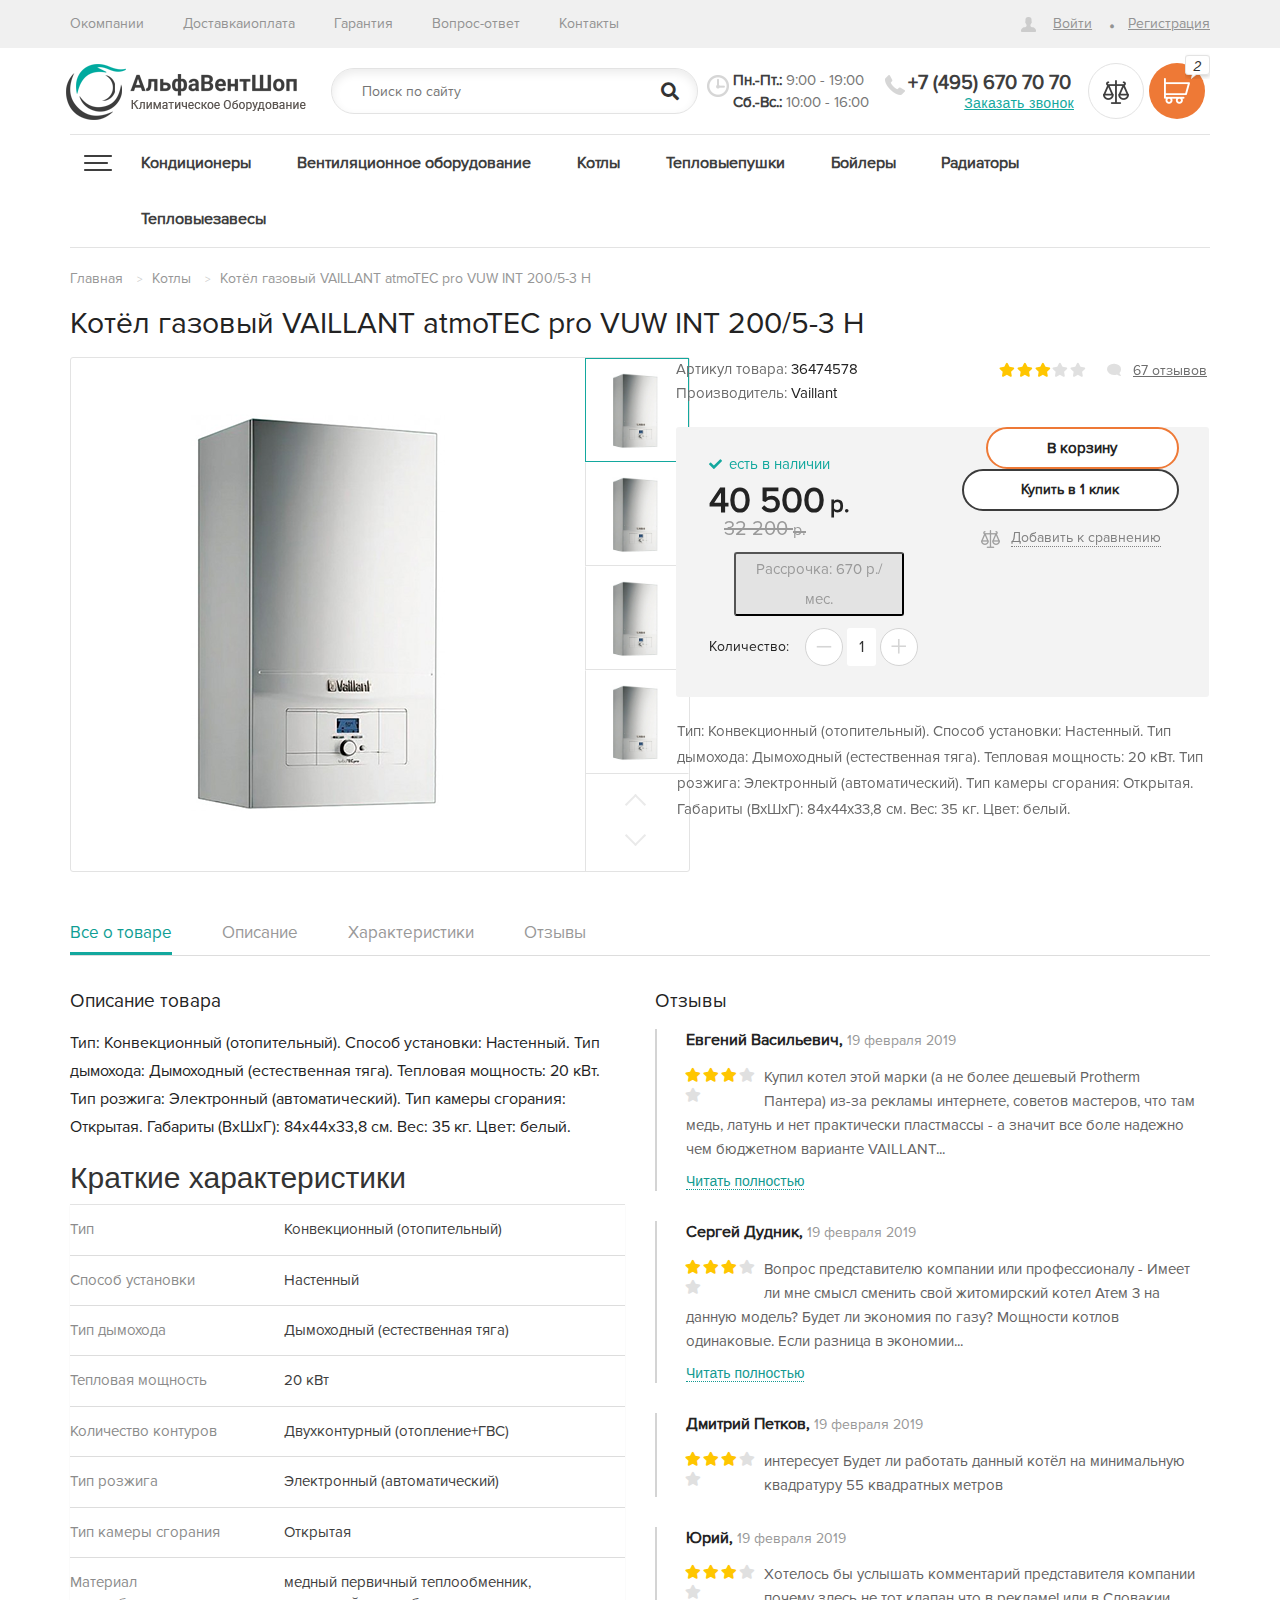
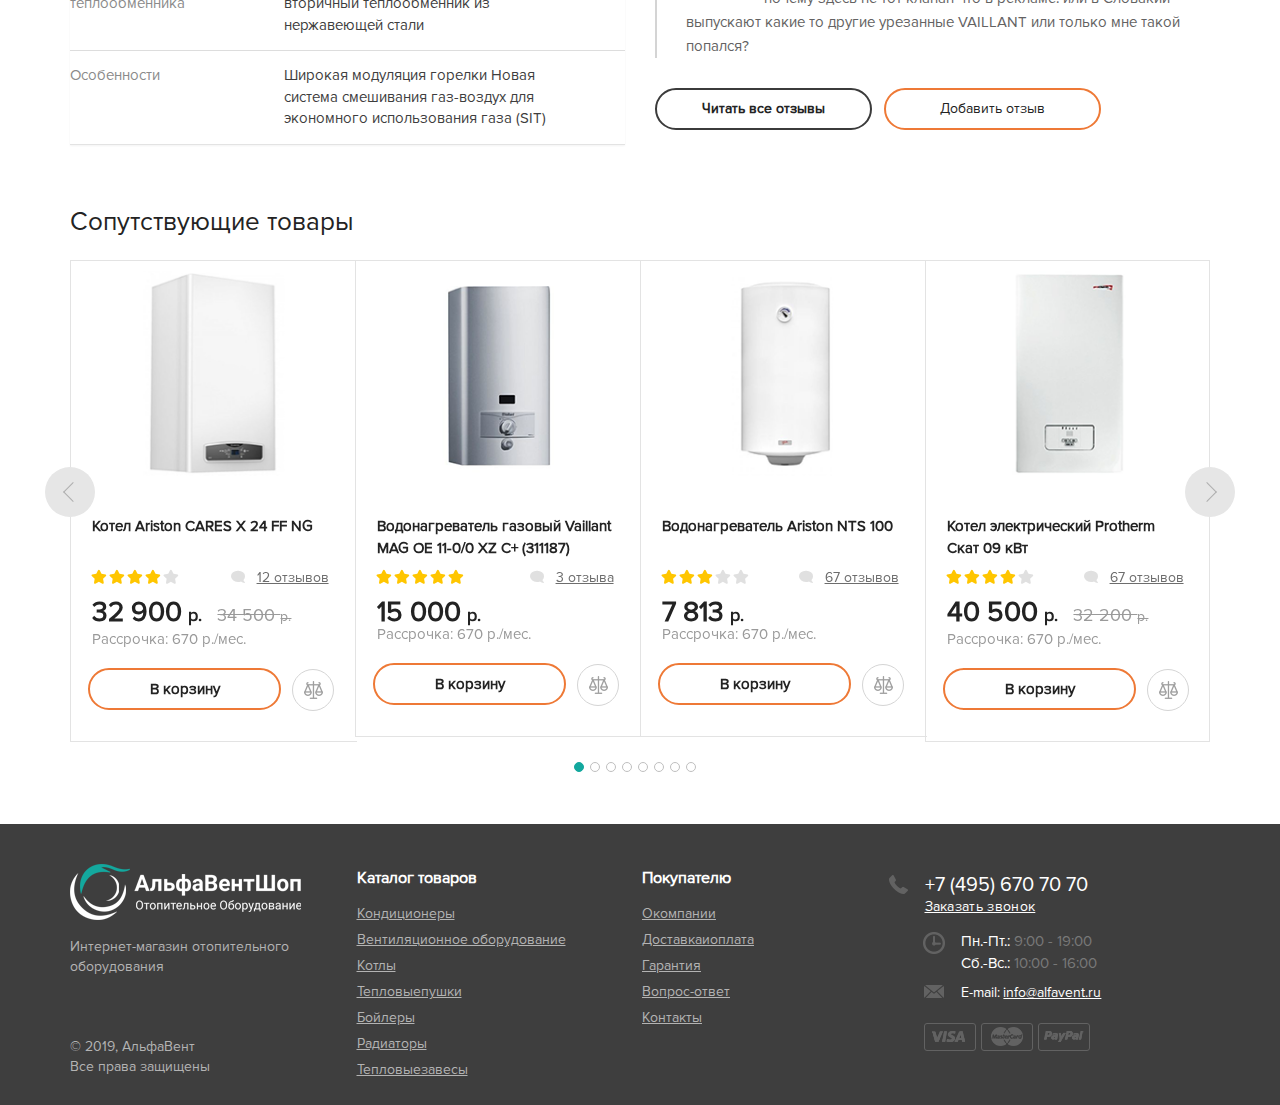
<file: product-card.html>
<!DOCTYPE html>
<html lang="ru">
  <head>
    <meta charset="utf-8">
    <meta http-equiv="X-UA-Compatible" content="IE=edge">
    <meta name="viewport" content="width=device-width, initial-scale=1">
    <title>Котёл газовый VAILLANT atmoTEC pro VUW INT 200/5-3 H</title>

    <!-- Bootstrap -->
    <link href="bootstrap-3.3.7-dist/css/bootstrap.min.css" rel="stylesheet">
    <link rel="stylesheet" href="bootstrap-3.3.7-dist/css/bootstrap-theme.min.css">
    <!-- Font Awesome -->
    <link rel="stylesheet" href="fontawesome-free-5.8.1-web/css/all.min.css">
    <!-- slick -->
    <link rel="stylesheet" type="text/css" href="slick-1.8.1/slick/slick.css"/>
    <link rel="stylesheet" href="slick-1.8.1/slick/slick-theme.css">
    <!-- normalize -->
    <link rel="stylesheet" href="style/normalize.css">
    <!-- Style -->
    <link rel="stylesheet" href="style/stylesheet.css">

    <!-- HTML5 Shim and Respond.js IE8 support of HTML5 elements and media queries -->
    <!-- WARNING: Respond.js doesn't work if you view the page via file:// -->
    <!--[if lt IE 9]>
      <script src="https://oss.maxcdn.com/libs/html5shiv/3.7.0/html5shiv.js"></script>
      <script src="https://oss.maxcdn.com/libs/respond.js/1.4.2/respond.min.js"></script>
    <![endif]-->
  </head>
  <body>
    <header>
        <div class="header-top hidden-sm hidden-xs">
            <div class="container">
                <div class="row">
                    <div class="col-lg-8 col-md-8">
                        <nav class="info-nav">
                            <ul class="info-nav-block">
                                <li class="info-nav-item"><a href="#" class="info-nav-link">Окомпании</a></li>
                                <li class="info-nav-item"><a href="#" class="info-nav-link">Доставкаиоплата</a></li>
                                <li class="info-nav-item"><a href="#" class="info-nav-link">Гарантия</a></li>
                                <li class="info-nav-item"><a href="#" class="info-nav-link">Вопрос-ответ</a></li>
                                <li class="info-nav-item"><a href="#" class="info-nav-link">Контакты</a></li>
                            </ul>
                        </nav>
                    </div>
                    <div class="col-lg-4 col-md-4">
                        <div class="entrance">
                            <ul class="entrance-block">
                                <li class="entrance-item"><span class="entrance-user-icon"></span><a href="#" class="entrance-link">Войти</a></li>
                                <li class="entrance-item"><a href="#" class="entrance-link">Регистрация</a></li>
                            </ul>
                        </div>
                    </div>
                </div>
            </div>
        </div>
        <div class="header-center">
            <div class="container">
                <div class="row">
                    <div class="col-lg-12 col-sm-12 col-xs-12">
                        <div class="menu-gamburger pull-left">
                            <button>
                                <i class="menu-gamburger-icon"></i>
                            </button>
                        </div>
                        <div class="ligo-block pull-left">
                            <a href="#" class="logo-link">
                                <img src="images/logo.png" alt="logo" class="logo-image hidden-xs">
                                <img src="images/Group_1.png" alt="logo" class="logo-image-mob hidden-lg hidden-md hidden-sm visible-xs"></a>
                        </div>
                        <div class="search-block pull-left">
                            <input type="text" placeholder="Поиск по сайту" class="hidden-sm hidden-xs">
                            <button>
                                <i class="fas fa-search"></i>
                            </button>
                        </div>
                        <div class="time-work pull-left hidden-md hidden-sm hidden-xs">
                            <div class="header-icon header-icon-time"></div>
                            <span class="time-work-bold">Пн.-Пт.:</span> 9:00 - 19:00 <span class="time-work-bold">Сб.-Вс.:</span> 10:00 - 16:00
                        </div>
                        <div class="call-request pull-left">
                            <div class="header-icon header-icon-call  hidden-xs"></div>
                            <div class="call-request-phon  hidden-xs">+7 (495) 670 70 70</div>
                            <button class="call-request-link"  data-toggle="modal" data-target="#myModal">Заказать звонок</button>
                            <!-- Modal -->
                            <div class="modal fade" id="myModal" tabindex="-1" role="dialog" aria-labelledby="myModalLabel" aria-hidden="true">
                                <div class="modal-dialog">
                                <div class="modal-content">
                                    <div class="modal-header">
                                    <button type="button" class="close" data-dismiss="modal" aria-hidden="true">&times;</button>
                                    <h4 class="modal-title" id="myModalLabel">Название модали</h4>
                                    </div>
                                    <div class="modal-body">
                                    ...
                                    </div>
                                    <div class="modal-footer">
                                    <button type="button" class="btn btn-default" data-dismiss="modal">Закрыть</button>
                                    <button type="button" class="btn btn-primary">Сохранить изменения</button>
                                    </div>
                                </div>
                                </div>
                            </div>
                        </div>
                        <div class="compare pull-left"><a href="#" class="compare-link"><i class="compare-link-icon"></i></a></div>
                        <div class="cart pull-left">
                            <button>
                                <i class="cart-icon"></i>
                                <i class="cart-quantity hidden-xs"></i>
                            </button>
                        </div>
                    </div>
                </div>
            </div>
        </div>
        <div class="header-nav">
            <div class="container">
                <nav class="nav-main hidden-sm hidden-xs">
                    <ul class="nav-block">
                        <li class="nav-item"><a href="#" class="nav-link">Кондиционеры</a>
                            <ul class="sub-nav-block">
                                <li class="sub-nav-item"><a href="#" class="sub-nav-link">Приточные установки</a></li>
                                <li class="sub-nav-item"><a href="#" class="sub-nav-link">Приточно-вытяжные установки</a></li>
                            </ul>
                        </li>
                        <li class="nav-item"><a href="#" class="nav-link">Вентиляционное оборудование</a>
                            <ul class="sub-nav-block">
                                <li class="sub-nav-item"><a href="#" class="sub-nav-link">Приточные установки</a></li>
                                <li class="sub-nav-item"><a href="#" class="sub-nav-link">Приточно-вытяжные установки</a></li>
                            </ul>
                        </li>
                        <li class="nav-item"><a href="#" class="nav-link">Котлы</a>
                            <ul class="sub-nav-block">
                                <li class="sub-nav-item"><a href="#" class="sub-nav-link">Приточные установки</a></li>
                                <li class="sub-nav-item"><a href="#" class="sub-nav-link">Приточно-вытяжные установки</a></li>
                            </ul>
                        </li>
                        <li class="nav-item"><a href="#" class="nav-link">Тепловыепушки</a>
                            <ul class="sub-nav-block">
                                <li class="sub-nav-item"><a href="#" class="sub-nav-link">Приточные установки</a></li>
                                <li class="sub-nav-item"><a href="#" class="sub-nav-link">Приточно-вытяжные установки</a></li>
                            </ul>
                        </li>
                        <li class="nav-item"><a href="#" class="nav-link">Бойлеры</a>
                            <ul class="sub-nav-block">
                                <li class="sub-nav-item"><a href="#" class="sub-nav-link">Приточные установки</a></li>
                                <li class="sub-nav-item"><a href="#" class="sub-nav-link">Приточно-вытяжные установки</a></li>
                            </ul>
                        </li>
                        <li class="nav-item"><a href="#" class="nav-link">Радиаторы</a>
                            <ul class="sub-nav-block">
                                <li class="sub-nav-item"><a href="#" class="sub-nav-link">Приточные установки</a></li>
                                <li class="sub-nav-item"><a href="#" class="sub-nav-link">Приточно-вытяжные установки</a></li>
                            </ul>
                        </li>
                        <li class="nav-item"><a href="#" class="nav-link">Тепловыезавесы</a>
                            <ul class="sub-nav-block">
                                <li class="sub-nav-item"><a href="#" class="sub-nav-link">Приточные установки</a></li>
                                <li class="sub-nav-item"><a href="#" class="sub-nav-link">Приточно-вытяжные установки</a></li>
                            </ul>
                        </li>
                    </ul>
                </nav>
            </div>
        </div>
    </header>
    <div class="wraper">
        <div class="container">
            <div class="product-card">
                <ul class="breadcrumb">
                    <li><a href="#">Главная</a></li>
                    <li><a href="#">Котлы</a></li>
                    <li><a href="#">Котёл газовый VAILLANT atmoTEC pro VUW INT 200/5-3 H</a></li>
                </ul>
                <h1 class="title">Котёл газовый VAILLANT atmoTEC pro VUW INT 200/5-3 H</h1>
                <div class="row">
                    <div class="col-lg-6">
                        <div class="card-images-block">
                            <div class="main-image pull-left">
                                <img src="images/Layer_4_copy.png" alt="Image" class="main-img">
                            </div>
                            <ul class="main-images-block pull-right">
                                <li class="images-item"><a href="#" class="image-link"><img src="images/Layer_4_copy.png" alt="Image" class="image"></a></li>
                                <li class="images-item"><a href="#" class="image-link"><img src="images/Layer_4_copy.png" alt="Image" class="image"></a></li>
                                <li class="images-item"><a href="#" class="image-link"><img src="images/Layer_4_copy.png" alt="Image" class="image"></a></li>
                                <li class="images-item"><a href="#" class="image-link"><img src="images/Layer_4_copy.png" alt="Image" class="image"></a></li>
                                <li class="images-item"><a href="#" class="image-link"><img src="images/Layer_4_copy.png" alt="Image" class="image"></a></li>
                            </ul>
                        </div>
                    </div>
                    <div class="col-lg-6">
                        <div class="product-info">
                            <div class="row">
                                <div class="col-lg-6">
                                    <div class="info">
                                        <ul class="info-block">
                                            <li class="info-item">Артикул товара: <span>36474578</span></li>
                                            <li class="info-item">Производитель: <span>Vaillant</span></li>
                                        </ul>
                                    </div>
                                </div>
                                <div class="col-lg-6">
                                    <div class="product-reviews">
                                        <ul class="product-rating-block pull-left">
                                            <li class="rating-item">
                                                <div class="rating-star rating-star-active">
                                                    <i class="fas fa-star"></i>
                                                </div>
                                            </li>
                                            <li class="rating-item">
                                                <div class="rating-star rating-star-active">
                                                    <i class="fas fa-star"></i>
                                                </div>
                                            </li>
                                            <li class="rating-item">
                                                <div class="rating-star rating-star-active">
                                                    <i class="fas fa-star"></i>
                                                </div>
                                            </li>
                                            <li class="rating-item">
                                                <div class="rating-star">
                                                    <i class="fas fa-star"></i>
                                                </div>
                                            </li>
                                            <li class="rating-item">
                                                <div class="rating-star">
                                                    <i class="fas fa-star"></i>
                                                </div>
                                            </li>
                                        </ul>
                                        <div class="review-block pull-right">
                                            <i class="fas fa-comment"></i>
                                            <a href="#" class="reviews-link">67 отзывов</a>
                                        </div>
                                    </div>
                                </div>
                            </div>
                        </div>
                        <div class="cart-block">
                            <div class="row">
                                <div class="col-lg-6">
                                    <div class="availability-block">
                                        <div class="available"><i class="fas fa-check"></i>есть в наличии</div>
                                        <span class="not-available"></span>
                                        <span class="under-order"></span>
                                    </div>
                                    <div class="product-price clearfix">
                                        <span class="price-new pull-left">40 500 <span>р.</span></span>
                                        <span class="price-old pull-left">32 200 <span>р.</span></span>
                                    </div>
                                    <button class="product-payment">Рассрочка: 670 р./мес.</button>
                                    <span class="count-edit">
                                        <label for="" class="count-label">Количество:</label>
                                        <button class="input-minus">&minus;</button>
                                        <input type="text" class="count" value="1" size="2">
                                        <button class="input-plus">&plus;</button>
                                    </span>
                                </div>
                                <div class="col-lg-6">
                                    <button class="product-cart pull-right">В корзину</button>
                                    <button class="buy-one-click pull-right">Купить в 1 клик</button>
                                    <button class="product-in-compare pull-right">
                                        <i class="product-compare-icon"></i><span>Добавить к сравнению</span>
                                    </button>
                                </div>
                            </div>
                        </div>
                        <div class="row">
                            <div class="col-lg-12">
                                <div class="product-desc">
                                    <p>Тип: Конвекционный (отопительный). Способ установки: Настенный. Тип дымохода: Дымоходный (естественная тяга). Тепловая мощность: 20 кВт. Тип розжига: Электронный (автоматический). Тип камеры сгорания: Открытая. Габариты (ВхШхГ): 84х44х33,8 см. Вес: 35 кг. Цвет: белый.</p>
                                </div>
                            </div>
                        </div>
                    </div>
                    <div class="col-lg-12">
                        <div class="about-product">
                            <!-- Nav tabs -->
                            <ul class="nav nav-tabs">
                                <li class="active"><a href="#home" data-toggle="tab">Все о товаре</a></li>
                                <li><a href="#profile" data-toggle="tab">Описание</a></li>
                                <li><a href="#messages" data-toggle="tab">Характеристики</a></li>
                                <li><a href="#settings" data-toggle="tab">Отзывы</a></li>
                            </ul>
                            <!-- Tab panes -->
                            <div class="tab-content">
                                <div class="tab-pane active" id="home">
                                    <div class="row">
                                        <div class="col-lg-6">
                                            <div class="product-desc-block">
                                                <h2 class="product-desc-title">Описание товара</h2>
                                                <div class="product-desc-text">
                                                    <p>Тип: Конвекционный (отопительный). Способ установки: Настенный. Тип дымохода: Дымоходный (естественная тяга). Тепловая мощность: 20 кВт. Тип розжига: Электронный (автоматический). Тип камеры сгорания: Открытая. Габариты (ВхШхГ): 84х44х33,8 см. Вес: 35 кг. Цвет: белый.</p>
                                                </div>
                                            </div>
                                            <h2 class="characteristics">Краткие характеристики</h2>
                                            <div class="panel panel-default">
                                                <!-- Table -->
                                                <table class="table">
                                                    <tr>
                                                        <td>Тип</td>
                                                        <td>Конвекционный (отопительный)</td>
                                                    </tr>
                                                    <tr>
                                                        <td>Способ установки</td>
                                                        <td>Настенный</td>
                                                    </tr>
                                                    <tr>
                                                        <td>Тип дымохода</td>
                                                        <td>Дымоходный (естественная тяга)</td>
                                                    </tr>
                                                    <tr>
                                                        <td>Тепловая мощность</td>
                                                        <td>20 кВт</td>
                                                    </tr>
                                                    <tr>
                                                        <td>Количество контуров</td>
                                                        <td>Двухконтурный (отопление+ГВС)</td>
                                                    </tr>
                                                    <tr>
                                                        <td>Тип розжига</td>
                                                        <td>Электронный (автоматический)</td>
                                                    </tr>
                                                    <tr>
                                                        <td>Тип камеры сгорания</td>
                                                        <td>Открытая</td>
                                                    </tr>
                                                    <tr>
                                                        <td>Материал теплообменника</td>
                                                        <td>медный первичный теплообменник, вторичный теплообменник из нержавеющей стали</td>
                                                    </tr>
                                                    <tr>
                                                        <td>Особенности</td>
                                                        <td>Широкая модуляция горелки Новая система смешивания газ-воздух для экономного использования газа (SIT)</td>
                                                    </tr>
                                                </table>
                                            </div>
                                        </div>
                                        <div class="col-lg-6">
                                            <h2 class="product-reviews-title">Отзывы</h2>
                                            <ul class="product-reviews-block">
                                                <li class="product-reviews-item">
                                                    <div class="review-block">
                                                        <div class="review-autor">Евгений Васильевич, <span class="review-data">19 февраля 2019</span></div>
                                                        <div class="product-reviews">
                                                            <ul class="product-rating-block pull-left">
                                                                <li class="rating-item">
                                                                    <div class="rating-star rating-star-active">
                                                                        <i class="fas fa-star"></i>
                                                                    </div>
                                                                </li>
                                                                <li class="rating-item">
                                                                    <div class="rating-star rating-star-active">
                                                                        <i class="fas fa-star"></i>
                                                                    </div>
                                                                </li>
                                                                <li class="rating-item">
                                                                    <div class="rating-star rating-star-active">
                                                                        <i class="fas fa-star"></i>
                                                                    </div>
                                                                </li>
                                                                <li class="rating-item">
                                                                    <div class="rating-star">
                                                                        <i class="fas fa-star"></i>
                                                                    </div>
                                                                </li>
                                                                <li class="rating-item">
                                                                    <div class="rating-star">
                                                                        <i class="fas fa-star"></i>
                                                                    </div>
                                                                </li>
                                                            </ul>
                                                        </div>
                                                        <div class="review-text">
                                                            <p>Купил котел этой марки (а не более дешевый Protherm Пантера) из-за рекламы интернете, советов мастеров, что там медь, латунь и нет практически пластмассы - а значит все боле надежно чем бюджетном варианте VAILLANT...</p>
                                                        </div>
                                                        <button>Читать полностью</button>
                                                    </div>
                                                </li>
                                                <li class="product-reviews-item">
                                                    <div class="review-block">
                                                        <div class="review-autor">Сергей Дудник, <span class="review-data">19 февраля 2019</span></div>
                                                        <div class="product-reviews">
                                                            <ul class="product-rating-block pull-left">
                                                                <li class="rating-item">
                                                                    <div class="rating-star rating-star-active">
                                                                        <i class="fas fa-star"></i>
                                                                    </div>
                                                                </li>
                                                                <li class="rating-item">
                                                                    <div class="rating-star rating-star-active">
                                                                        <i class="fas fa-star"></i>
                                                                    </div>
                                                                </li>
                                                                <li class="rating-item">
                                                                    <div class="rating-star rating-star-active">
                                                                        <i class="fas fa-star"></i>
                                                                    </div>
                                                                </li>
                                                                <li class="rating-item">
                                                                    <div class="rating-star">
                                                                        <i class="fas fa-star"></i>
                                                                    </div>
                                                                </li>
                                                                <li class="rating-item">
                                                                    <div class="rating-star">
                                                                        <i class="fas fa-star"></i>
                                                                    </div>
                                                                </li>
                                                            </ul>
                                                        </div>
                                                        <div class="review-text">
                                                            <p>Вопрос представителю компании или профессионалу - Имеет ли мне смысл сменить свой житомирский котел Атем 3 на данную модель? Будет ли экономия по газу? Мощности котлов одинаковые. Если разница в экономии...</p>
                                                        </div>
                                                        <button>Читать полностью</button>
                                                    </div>
                                                </li>
                                                <li class="product-reviews-item">
                                                    <div class="review-block">
                                                        <div class="review-autor">Дмитрий Петков, <span class="review-data">19 февраля 2019</span></div>
                                                        <div class="product-reviews">
                                                            <ul class="product-rating-block pull-left">
                                                                <li class="rating-item">
                                                                    <div class="rating-star rating-star-active">
                                                                        <i class="fas fa-star"></i>
                                                                    </div>
                                                                </li>
                                                                <li class="rating-item">
                                                                    <div class="rating-star rating-star-active">
                                                                        <i class="fas fa-star"></i>
                                                                    </div>
                                                                </li>
                                                                <li class="rating-item">
                                                                    <div class="rating-star rating-star-active">
                                                                        <i class="fas fa-star"></i>
                                                                    </div>
                                                                </li>
                                                                <li class="rating-item">
                                                                    <div class="rating-star">
                                                                        <i class="fas fa-star"></i>
                                                                    </div>
                                                                </li>
                                                                <li class="rating-item">
                                                                    <div class="rating-star">
                                                                        <i class="fas fa-star"></i>
                                                                    </div>
                                                                </li>
                                                            </ul>
                                                        </div>
                                                        <div class="review-text">
                                                            <p>интересует Будет ли работать данный котёл на минимальную квадратуру 55 квадратных метров</p>
                                                        </div>
                                                    </div>
                                                </li>
                                                <li class="product-reviews-item">
                                                    <div class="review-block">
                                                        <div class="review-autor">Юрий, <span class="review-data">19 февраля 2019</span></div>
                                                        <div class="product-reviews">
                                                            <ul class="product-rating-block pull-left">
                                                                <li class="rating-item">
                                                                    <div class="rating-star rating-star-active">
                                                                        <i class="fas fa-star"></i>
                                                                    </div>
                                                                </li>
                                                                <li class="rating-item">
                                                                    <div class="rating-star rating-star-active">
                                                                        <i class="fas fa-star"></i>
                                                                    </div>
                                                                </li>
                                                                <li class="rating-item">
                                                                    <div class="rating-star rating-star-active">
                                                                        <i class="fas fa-star"></i>
                                                                    </div>
                                                                </li>
                                                                <li class="rating-item">
                                                                    <div class="rating-star">
                                                                        <i class="fas fa-star"></i>
                                                                    </div>
                                                                </li>
                                                                <li class="rating-item">
                                                                    <div class="rating-star">
                                                                        <i class="fas fa-star"></i>
                                                                    </div>
                                                                </li>
                                                            </ul>
                                                        </div>
                                                        <div class="review-text">
                                                            <p>Хотелось бы услышать комментарий представителя компании почему здесь не тот клапан что в рекламе! или в Словакии выпускают какие то другие урезанные VAILLANT или только мне такой попался?</p>
                                                        </div>
                                                    </div>
                                                </li>
                                            </ul>
                                            <button class="read-reviews">Читать все отзывы</button>
                                            <button class="add-review">Добавить отзыв</button>
                                        </div>
                                    </div>
                                </div>
                                <div class="tab-pane" id="profile">
                                    <div class="row">
                                        <div class="col-lg-12">
                                            <div class="product-desc-block">
                                                <h2 class="product-desc-title">Описание товара</h2>
                                                <div class="product-desc-text">
                                                    <p>Тип: Конвекционный (отопительный). Способ установки: Настенный. Тип дымохода: Дымоходный (естественная тяга). Тепловая мощность: 20 кВт. Тип розжига: Электронный (автоматический). Тип камеры сгорания: Открытая. Габариты (ВхШхГ): 84х44х33,8 см. Вес: 35 кг. Цвет: белый.</p>
                                                </div>
                                            </div>
                                        </div>
                                    </div>
                                </div>
                                <div class="tab-pane" id="messages">
                                    <h2 class="characteristics">Краткие характеристики</h2>
                                    <div class="panel panel-default">
                                        <!-- Table -->
                                        <table class="table">
                                            <tr>
                                                <td>Тип</td>
                                                <td>Конвекционный (отопительный)</td>
                                            </tr>
                                            <tr>
                                                <td>Способ установки</td>
                                                <td>Настенный</td>
                                            </tr>
                                            <tr>
                                                <td>Тип дымохода</td>
                                                <td>Дымоходный (естественная тяга)</td>
                                            </tr>
                                            <tr>
                                                <td>Тепловая мощность</td>
                                                <td>20 кВт</td>
                                            </tr>
                                            <tr>
                                                <td>Количество контуров</td>
                                                <td>Двухконтурный (отопление+ГВС)</td>
                                            </tr>
                                            <tr>
                                                <td>Тип розжига</td>
                                                <td>Электронный (автоматический)</td>
                                            </tr>
                                            <tr>
                                                <td>Тип камеры сгорания</td>
                                                <td>Открытая</td>
                                            </tr>
                                            <tr>
                                                <td>Материал теплообменника</td>
                                                <td>медный первичный теплообменник, вторичный теплообменник из нержавеющей стали</td>
                                            </tr>
                                            <tr>
                                                <td>Особенности</td>
                                                <td>Широкая модуляция горелки Новая система смешивания газ-воздух для экономного использования газа (SIT)</td>
                                            </tr>
                                        </table>
                                    </div>
                                </div>
                                <div class="tab-pane" id="settings">
                                    <div class="row">
                                        <div class="col-lg-12">
                                            <h2 class="product-reviews-title">Отзывы</h2>
                                            <ul class="product-reviews-block">
                                                <li class="product-reviews-item">
                                                    <div class="review-block">
                                                        <div class="review-autor">Евгений Васильевич, <span class="review-data">19 февраля 2019</span></div>
                                                        <div class="product-reviews">
                                                            <ul class="product-rating-block pull-left">
                                                                <li class="rating-item">
                                                                    <div class="rating-star rating-star-active">
                                                                        <i class="fas fa-star"></i>
                                                                    </div>
                                                                </li>
                                                                <li class="rating-item">
                                                                    <div class="rating-star rating-star-active">
                                                                        <i class="fas fa-star"></i>
                                                                    </div>
                                                                </li>
                                                                <li class="rating-item">
                                                                    <div class="rating-star rating-star-active">
                                                                        <i class="fas fa-star"></i>
                                                                    </div>
                                                                </li>
                                                                <li class="rating-item">
                                                                    <div class="rating-star">
                                                                        <i class="fas fa-star"></i>
                                                                    </div>
                                                                </li>
                                                                <li class="rating-item">
                                                                    <div class="rating-star">
                                                                        <i class="fas fa-star"></i>
                                                                    </div>
                                                                </li>
                                                            </ul>
                                                        </div>
                                                        <div class="review-text">
                                                            <p>Купил котел этой марки (а не более дешевый Protherm Пантера) из-за рекламы интернете, советов мастеров, что там медь, латунь и нет практически пластмассы - а значит все боле надежно чем бюджетном варианте VAILLANT...</p>
                                                        </div>
                                                        <button>Читать полностью</button>
                                                    </div>
                                                </li>
                                                <li class="product-reviews-item">
                                                    <div class="review-block">
                                                        <div class="review-autor">Сергей Дудник, <span class="review-data">19 февраля 2019</span></div>
                                                        <div class="product-reviews">
                                                            <ul class="product-rating-block pull-left">
                                                                <li class="rating-item">
                                                                    <div class="rating-star rating-star-active">
                                                                        <i class="fas fa-star"></i>
                                                                    </div>
                                                                </li>
                                                                <li class="rating-item">
                                                                    <div class="rating-star rating-star-active">
                                                                        <i class="fas fa-star"></i>
                                                                    </div>
                                                                </li>
                                                                <li class="rating-item">
                                                                    <div class="rating-star rating-star-active">
                                                                        <i class="fas fa-star"></i>
                                                                    </div>
                                                                </li>
                                                                <li class="rating-item">
                                                                    <div class="rating-star">
                                                                        <i class="fas fa-star"></i>
                                                                    </div>
                                                                </li>
                                                                <li class="rating-item">
                                                                    <div class="rating-star">
                                                                        <i class="fas fa-star"></i>
                                                                    </div>
                                                                </li>
                                                            </ul>
                                                        </div>
                                                        <div class="review-text">
                                                            <p>Вопрос представителю компании или профессионалу - Имеет ли мне смысл сменить свой житомирский котел Атем 3 на данную модель? Будет ли экономия по газу? Мощности котлов одинаковые. Если разница в экономии...</p>
                                                        </div>
                                                        <button>Читать полностью</button>
                                                    </div>
                                                </li>
                                                <li class="product-reviews-item">
                                                    <div class="review-block">
                                                        <div class="review-autor">Дмитрий Петков, <span class="review-data">19 февраля 2019</span></div>
                                                        <div class="product-reviews">
                                                            <ul class="product-rating-block pull-left">
                                                                <li class="rating-item">
                                                                    <div class="rating-star rating-star-active">
                                                                        <i class="fas fa-star"></i>
                                                                    </div>
                                                                </li>
                                                                <li class="rating-item">
                                                                    <div class="rating-star rating-star-active">
                                                                        <i class="fas fa-star"></i>
                                                                    </div>
                                                                </li>
                                                                <li class="rating-item">
                                                                    <div class="rating-star rating-star-active">
                                                                        <i class="fas fa-star"></i>
                                                                    </div>
                                                                </li>
                                                                <li class="rating-item">
                                                                    <div class="rating-star">
                                                                        <i class="fas fa-star"></i>
                                                                    </div>
                                                                </li>
                                                                <li class="rating-item">
                                                                    <div class="rating-star">
                                                                        <i class="fas fa-star"></i>
                                                                    </div>
                                                                </li>
                                                            </ul>
                                                        </div>
                                                        <div class="review-text">
                                                            <p>интересует Будет ли работать данный котёл на минимальную квадратуру 55 квадратных метров</p>
                                                        </div>
                                                    </div>
                                                </li>
                                                <li class="product-reviews-item">
                                                    <div class="review-block">
                                                        <div class="review-autor">Юрий, <span class="review-data">19 февраля 2019</span></div>
                                                        <div class="product-reviews">
                                                            <ul class="product-rating-block pull-left">
                                                                <li class="rating-item">
                                                                    <div class="rating-star rating-star-active">
                                                                        <i class="fas fa-star"></i>
                                                                    </div>
                                                                </li>
                                                                <li class="rating-item">
                                                                    <div class="rating-star rating-star-active">
                                                                        <i class="fas fa-star"></i>
                                                                    </div>
                                                                </li>
                                                                <li class="rating-item">
                                                                    <div class="rating-star rating-star-active">
                                                                        <i class="fas fa-star"></i>
                                                                    </div>
                                                                </li>
                                                                <li class="rating-item">
                                                                    <div class="rating-star">
                                                                        <i class="fas fa-star"></i>
                                                                    </div>
                                                                </li>
                                                                <li class="rating-item">
                                                                    <div class="rating-star">
                                                                        <i class="fas fa-star"></i>
                                                                    </div>
                                                                </li>
                                                            </ul>
                                                        </div>
                                                        <div class="review-text">
                                                            <p>Хотелось бы услышать комментарий представителя компании почему здесь не тот клапан что в рекламе! или в Словакии выпускают какие то другие урезанные VAILLANT или только мне такой попался?</p>
                                                        </div>
                                                    </div>
                                                </li>
                                            </ul>
                                        </div>
                                    </div>
                                </div>
                            </div>
                        </div>
                    </div>
                    <div class="col-lg-12">
                        <div class="product-grid">
                            <h2 class="products-title">Сопутствующие товары</h2>
                            <ul class="products-block">
                                <li class="products-item">
                                    <div class="product">
                                        <div class="product-img-block">
                                            <a href="#" class="product-img-link"><img src="images/Layer_5.png" alt="Product" class="product-image img-responsive"></a>
                                        </div>
                                        <div class="product-desc-block">
                                            <h3 class="product-title"><a href="#" class="product-link">Котел Ariston CARES X 24 FF NG</a></h3>
                                            <div class="product-reviews">
                                                <ul class="product-rating-block pull-left">
                                                    <li class="rating-item">
                                                        <div class="rating-star rating-star-active">
                                                            <i class="fas fa-star"></i>
                                                        </div>
                                                    </li>
                                                    <li class="rating-item">
                                                        <div class="rating-star rating-star-active">
                                                            <i class="fas fa-star"></i>
                                                        </div>
                                                    </li>
                                                    <li class="rating-item">
                                                        <div class="rating-star rating-star-active">
                                                            <i class="fas fa-star"></i>
                                                        </div>
                                                    </li>
                                                    <li class="rating-item">
                                                        <div class="rating-star rating-star-active">
                                                            <i class="fas fa-star"></i>
                                                        </div>
                                                    </li>
                                                    <li class="rating-item">
                                                        <div class="rating-star">
                                                            <i class="fas fa-star"></i>
                                                        </div>
                                                    </li>
                                                </ul>
                                                <div class="review-block pull-right">
                                                    <i class="fas fa-comment"></i>
                                                    <a href="#" class="reviews-link">12 отзывов</a>
                                                </div>
                                            </div>
                                            <div class="product-price clearfix">
                                                <span class="price-new pull-left">32 900 <span>р.</span></span>
                                                <span class="price-old pull-left">34 500 <span>р.</span></span>
                                            </div>
                                            <div class="product-payment">Рассрочка: 670 р./мес.</div>
                                            <button class="product-cart pull-left">В корзину</button>
                                            <button class="product-in-compare">
                                                <i class="product-compare-icon"></i>
                                            </button>
                                        </div>
                                    </div>
                                </li>
                                <li class="products-item">
                                    <div class="product">
                                        <div class="product-img-block">
                                            <a href="#" class="product-img-link"><img src="images/Vaillant_MAG_OE-500x500-0-.png" alt="Product" class="product-image img-responsive"></a>
                                        </div>
                                        <div class="product-desc-block">
                                            <h3 class="product-title"><a href="#" class="product-link">Водонагреватель газовый Vaillant MAG OE 11-0/0 XZ C+ (311187)</a></h3>
                                            <div class="product-reviews">
                                                <ul class="product-rating-block pull-left">
                                                    <li class="rating-item">
                                                        <div class="rating-star rating-star-active">
                                                            <i class="fas fa-star"></i>
                                                        </div>
                                                    </li>
                                                    <li class="rating-item">
                                                        <div class="rating-star rating-star-active">
                                                            <i class="fas fa-star"></i>
                                                        </div>
                                                    </li>
                                                    <li class="rating-item">
                                                        <div class="rating-star rating-star-active">
                                                            <i class="fas fa-star"></i>
                                                        </div>
                                                    </li>
                                                    <li class="rating-item">
                                                        <div class="rating-star rating-star-active">
                                                            <i class="fas fa-star"></i>
                                                        </div>
                                                    </li>
                                                    <li class="rating-item">
                                                        <div class="rating-star rating-star-active">
                                                            <i class="fas fa-star"></i>
                                                        </div>
                                                    </li>
                                                </ul>
                                                <div class="review-block pull-right">
                                                    <i class="fas fa-comment"></i>
                                                    <a href="#" class="reviews-link">3 отзывa</a>
                                                </div>
                                            </div>
                                            <div class="product-price clearfix">
                                                <span class="price-new pull-left">15 000 <span>р.</span></span>
                                            </div>
                                            <div class="product-payment">Рассрочка: 670 р./мес.</div>
                                            <button class="product-cart pull-left">В корзину</button>
                                            <button class="product-in-compare">
                                                <i class="product-compare-icon"></i>
                                            </button>
                                        </div>
                                    </div>
                                </li>
                                <li class="products-item">
                                    <div class="product">
                                        <div class="product-img-block">
                                            <a href="#" class="product-img-link"><img src="images/__Ariston_NTS_100_(FA)-500x500-0-.png" alt="Product" class="product-image img-responsive"></a>
                                        </div>
                                        <div class="product-desc-block">
                                            <h3 class="product-title"><a href="#" class="product-link">Водонагреватель Ariston NTS 100</a></h3>
                                            <div class="product-reviews">
                                                <ul class="product-rating-block pull-left">
                                                    <li class="rating-item">
                                                        <div class="rating-star rating-star-active">
                                                            <i class="fas fa-star"></i>
                                                        </div>
                                                    </li>
                                                    <li class="rating-item">
                                                        <div class="rating-star rating-star-active">
                                                            <i class="fas fa-star"></i>
                                                        </div>
                                                    </li>
                                                    <li class="rating-item">
                                                        <div class="rating-star rating-star-active">
                                                            <i class="fas fa-star"></i>
                                                        </div>
                                                    </li>
                                                    <li class="rating-item">
                                                        <div class="rating-star">
                                                            <i class="fas fa-star"></i>
                                                        </div>
                                                    </li>
                                                    <li class="rating-item">
                                                        <div class="rating-star">
                                                            <i class="fas fa-star"></i>
                                                        </div>
                                                    </li>
                                                </ul>
                                                <div class="review-block pull-right">
                                                    <i class="fas fa-comment"></i>
                                                    <a href="#" class="reviews-link">67 отзывов</a>
                                                </div>
                                            </div>
                                            <div class="product-price clearfix">
                                                <span class="price-new pull-left">7 813 <span>р.</span></span>
                                            </div>
                                            <div class="product-payment">Рассрочка: 670 р./мес.</div>
                                            <button class="product-cart pull-left">В корзину</button>
                                            <button class="product-in-compare">
                                                <i class="product-compare-icon"></i>
                                            </button>
                                        </div>
                                    </div>
                                </li>
                                <li class="products-item">
                                    <div class="product">
                                        <div class="product-img-block">
                                            <a href="#" class="product-img-link"><img src="images/Protherm-SCAT-500x500-0-.png" alt="Product" class="product-image img-responsive"></a>
                                        </div>
                                        <div class="product-desc-block">
                                            <h3 class="product-title"><a href="#" class="product-link">Котел электрический Protherm Скат 09 кВт</a></h3>
                                            <div class="product-reviews">
                                                <ul class="product-rating-block pull-left">
                                                    <li class="rating-item">
                                                        <div class="rating-star rating-star-active">
                                                            <i class="fas fa-star"></i>
                                                        </div>
                                                    </li>
                                                    <li class="rating-item">
                                                        <div class="rating-star rating-star-active">
                                                            <i class="fas fa-star"></i>
                                                        </div>
                                                    </li>
                                                    <li class="rating-item">
                                                        <div class="rating-star rating-star-active">
                                                            <i class="fas fa-star"></i>
                                                        </div>
                                                    </li>
                                                    <li class="rating-item">
                                                        <div class="rating-star rating-star-active">
                                                            <i class="fas fa-star"></i>
                                                        </div>
                                                    </li>
                                                    <li class="rating-item">
                                                        <div class="rating-star">
                                                            <i class="fas fa-star"></i>
                                                        </div>
                                                    </li>
                                                </ul>
                                                <div class="review-block pull-right">
                                                    <i class="fas fa-comment"></i>
                                                    <a href="#" class="reviews-link">67 отзывов</a>
                                                </div>
                                            </div>
                                            <div class="product-price clearfix">
                                                <span class="price-new pull-left">40 500 <span>р.</span></span>
                                                <span class="price-old pull-left">32 200 <span>р.</span></span>
                                            </div>
                                            <div class="product-payment">Рассрочка: 670 р./мес.</div>
                                            <button class="product-cart pull-left">В корзину</button>
                                            <button class="product-in-compare">
                                                <i class="product-compare-icon"></i>
                                            </button>
                                        </div>
                                    </div>
                                </li>
                                <li class="products-item">
                                    <div class="product">
                                        <div class="product-img-block">
                                            <a href="#" class="product-img-link"><img src="images/Layer_5.png" alt="Product" class="product-image img-responsive"></a>
                                        </div>
                                        <div class="product-desc-block">
                                            <h3 class="product-title"><a href="#" class="product-link">Котел Ariston CARES X 24 FF NG</a></h3>
                                            <div class="product-reviews">
                                                <ul class="product-rating-block pull-left">
                                                    <li class="rating-item">
                                                        <div class="rating-star rating-star-active">
                                                            <i class="fas fa-star"></i>
                                                        </div>
                                                    </li>
                                                    <li class="rating-item">
                                                        <div class="rating-star rating-star-active">
                                                            <i class="fas fa-star"></i>
                                                        </div>
                                                    </li>
                                                    <li class="rating-item">
                                                        <div class="rating-star rating-star-active">
                                                            <i class="fas fa-star"></i>
                                                        </div>
                                                    </li>
                                                    <li class="rating-item">
                                                        <div class="rating-star rating-star-active">
                                                            <i class="fas fa-star"></i>
                                                        </div>
                                                    </li>
                                                    <li class="rating-item">
                                                        <div class="rating-star">
                                                            <i class="fas fa-star"></i>
                                                        </div>
                                                    </li>
                                                </ul>
                                                <div class="review-block pull-right">
                                                    <i class="fas fa-comment"></i>
                                                    <a href="#" class="reviews-link">12 отзывов</a>
                                                </div>
                                            </div>
                                            <div class="product-price clearfix">
                                                <span class="price-new pull-left">32 900 <span>р.</span></span>
                                                <span class="price-old pull-left">34 500 <span>р.</span></span>
                                            </div>
                                            <div class="product-payment">Рассрочка: 670 р./мес.</div>
                                            <button class="product-cart pull-left">В корзину</button>
                                            <button class="product-in-compare">
                                                <i class="product-compare-icon"></i>
                                            </button>
                                        </div>
                                    </div>
                                </li>
                                <li class="products-item">
                                    <div class="product">
                                        <div class="product-img-block">
                                            <a href="#" class="product-img-link"><img src="images/Vaillant_MAG_OE-500x500-0-.png" alt="Product" class="product-image img-responsive"></a>
                                        </div>
                                        <div class="product-desc-block">
                                            <h3 class="product-title"><a href="#" class="product-link">Водонагреватель газовый Vaillant MAG OE 11-0/0 XZ C+ (311187)</a></h3>
                                            <div class="product-reviews">
                                                <ul class="product-rating-block pull-left">
                                                    <li class="rating-item">
                                                        <div class="rating-star rating-star-active">
                                                            <i class="fas fa-star"></i>
                                                        </div>
                                                    </li>
                                                    <li class="rating-item">
                                                        <div class="rating-star rating-star-active">
                                                            <i class="fas fa-star"></i>
                                                        </div>
                                                    </li>
                                                    <li class="rating-item">
                                                        <div class="rating-star rating-star-active">
                                                            <i class="fas fa-star"></i>
                                                        </div>
                                                    </li>
                                                    <li class="rating-item">
                                                        <div class="rating-star rating-star-active">
                                                            <i class="fas fa-star"></i>
                                                        </div>
                                                    </li>
                                                    <li class="rating-item">
                                                        <div class="rating-star rating-star-active">
                                                            <i class="fas fa-star"></i>
                                                        </div>
                                                    </li>
                                                </ul>
                                                <div class="review-block pull-right">
                                                    <i class="fas fa-comment"></i>
                                                    <a href="#" class="reviews-link">3 отзывa</a>
                                                </div>
                                            </div>
                                            <div class="product-price clearfix">
                                                <span class="price-new pull-left">15 000 <span>р.</span></span>
                                            </div>
                                            <div class="product-payment">Рассрочка: 670 р./мес.</div>
                                            <button class="product-cart pull-left">В корзину</button>
                                            <button class="product-in-compare">
                                                <i class="product-compare-icon"></i>
                                            </button>
                                        </div>
                                    </div>
                                </li>
                                <li class="products-item">
                                    <div class="product">
                                        <div class="product-img-block">
                                            <a href="#" class="product-img-link"><img src="images/__Ariston_NTS_100_(FA)-500x500-0-.png" alt="Product" class="product-image img-responsive"></a>
                                        </div>
                                        <div class="product-desc-block">
                                            <h3 class="product-title"><a href="#" class="product-link">Водонагреватель Ariston NTS 100</a></h3>
                                            <div class="product-reviews">
                                                <ul class="product-rating-block pull-left">
                                                    <li class="rating-item">
                                                        <div class="rating-star rating-star-active">
                                                            <i class="fas fa-star"></i>
                                                        </div>
                                                    </li>
                                                    <li class="rating-item">
                                                        <div class="rating-star rating-star-active">
                                                            <i class="fas fa-star"></i>
                                                        </div>
                                                    </li>
                                                    <li class="rating-item">
                                                        <div class="rating-star rating-star-active">
                                                            <i class="fas fa-star"></i>
                                                        </div>
                                                    </li>
                                                    <li class="rating-item">
                                                        <div class="rating-star">
                                                            <i class="fas fa-star"></i>
                                                        </div>
                                                    </li>
                                                    <li class="rating-item">
                                                        <div class="rating-star">
                                                            <i class="fas fa-star"></i>
                                                        </div>
                                                    </li>
                                                </ul>
                                                <div class="review-block pull-right">
                                                    <i class="fas fa-comment"></i>
                                                    <a href="#" class="reviews-link">67 отзывов</a>
                                                </div>
                                            </div>
                                            <div class="product-price clearfix">
                                                <span class="price-new pull-left">7 813 <span>р.</span></span>
                                            </div>
                                            <div class="product-payment">Рассрочка: 670 р./мес.</div>
                                            <button class="product-cart pull-left">В корзину</button>
                                            <button class="product-in-compare">
                                                <i class="product-compare-icon"></i>
                                            </button>
                                        </div>
                                    </div>
                                </li>
                                <li class="products-item">
                                    <div class="product">
                                        <div class="product-img-block">
                                            <a href="#" class="product-img-link"><img src="images/Protherm-SCAT-500x500-0-.png" alt="Product" class="product-image img-responsive"></a>
                                        </div>
                                        <div class="product-desc-block">
                                            <h3 class="product-title"><a href="#" class="product-link">Котел электрический Protherm Скат 09 кВт</a></h3>
                                            <div class="product-reviews">
                                                <ul class="product-rating-block pull-left">
                                                    <li class="rating-item">
                                                        <div class="rating-star rating-star-active">
                                                            <i class="fas fa-star"></i>
                                                        </div>
                                                    </li>
                                                    <li class="rating-item">
                                                        <div class="rating-star rating-star-active">
                                                            <i class="fas fa-star"></i>
                                                        </div>
                                                    </li>
                                                    <li class="rating-item">
                                                        <div class="rating-star rating-star-active">
                                                            <i class="fas fa-star"></i>
                                                        </div>
                                                    </li>
                                                    <li class="rating-item">
                                                        <div class="rating-star rating-star-active">
                                                            <i class="fas fa-star"></i>
                                                        </div>
                                                    </li>
                                                    <li class="rating-item">
                                                        <div class="rating-star">
                                                            <i class="fas fa-star"></i>
                                                        </div>
                                                    </li>
                                                </ul>
                                                <div class="review-block pull-right">
                                                    <i class="fas fa-comment"></i>
                                                    <a href="#" class="reviews-link">67 отзывов</a>
                                                </div>
                                            </div>
                                            <div class="product-price clearfix">
                                                <span class="price-new pull-left">40 500 <span>р.</span></span>
                                                <span class="price-old pull-left">32 200 <span>р.</span></span>
                                            </div>
                                            <div class="product-payment">Рассрочка: 670 р./мес.</div>
                                            <button class="product-cart pull-left">В корзину</button>
                                            <button class="product-in-compare">
                                                <i class="product-compare-icon"></i>
                                            </button>
                                        </div>
                                    </div>
                                </li>
                            </ul>
                        </div>
                    </div>
                </div>
            </div>
        </div>
    </div>
    <footer class="footer">
        <div class="container">
            <div class="row">
                <div class="col-lg-3 col-md-3 hidden-sm hidden-xs">
                    <div class="footer-logo-block "><img src="images/6-layers.png" alt="Logo" class="footer-logo-image img-responsive"></div>
                    <div class="footer-slogan">Интернет-магазин отопительного оборудования</div>
                    <div class="footer-copy">&copy; 2019, АльфаВент <br> Все права защищены</div>
                </div>
                <div class="col-lg-3 col-md-3 col-sm-4">
                    <div class="footer-main-nav">
                        <h3 class="footer-nav-title">Каталог товаров</h3>
                        <ul class="footer-nav-block hidden-xs">
                            <li class="footer-nav-item"><a href="#" class="footer-nav-link">Кондиционеры</a></li>
                            <li class="footer-nav-item"><a href="#" class="footer-nav-link">Вентиляционное оборудование</a></li>
                            <li class="footer-nav-item"><a href="#" class="footer-nav-link">Котлы</a></li>
                            <li class="footer-nav-item"><a href="#" class="footer-nav-link">Тепловыепушки</a></li>
                            <li class="footer-nav-item"><a href="#" class="footer-nav-link">Бойлеры</a></li>
                            <li class="footer-nav-item"><a href="#" class="footer-nav-link">Радиаторы</a></li>
                            <li class="footer-nav-item"><a href="#" class="footer-nav-link">Тепловыезавесы</a></li>
                        </ul>
                    </div>
                </div>
                <div class="col-lg-3 col-md-3 col-sm-4">
                    <div class="footer-info-nav">
                        <h3 class="footer-info-title">Покупателю</h3>
                        <ul class="footer-info-block hidden-xs">
                            <li class="footer-info-item"><a href="#" class="footer-info-link">Окомпании</a></li>
                            <li class="footer-info-item"><a href="#" class="footer-info-link">Доставкаиоплата</a></li>
                            <li class="footer-info-item"><a href="#" class="footer-info-link">Гарантия</a></li>
                            <li class="footer-info-item"><a href="#" class="footer-info-link">Вопрос-ответ</a></li>
                            <li class="footer-info-item"><a href="#" class="footer-info-link">Контакты</a></li>
                        </ul>
                    </div>
                </div>
                <div class="col-lg-3 col-md-3 col-sm-4">
                    <div class="footer-contacts">
                        <ul class="footer-contacts-block">
                            <li class="footer-contacts-item">
                                <div class="call-request">
                                    <div class="footer-icon footer-icon-call"></div>
                                    <div class="call-request-phon">+7 (495) 670 70 70</div>
                                    <button class="call-request-link" data-toggle="modal" data-target=".bs-example-modal-sm">Заказать звонок</button>
                                </div>
                            </li>
                            <li class="footer-contacts-item">
                                <div class="time-work">
                                    <div class="footer-icon footer-icon-time"></div>
                                    <span class="time-work-bold">Пн.-Пт.:</span> 9:00 - 19:00 <span class="time-work-bold">Сб.-Вс.:</span> 10:00 - 16:00
                                </div>
                            </li>
                            <li class="footer-contacts-item">
                                <div class="mail">
                                    <div class="footer-icon footer-icon-mail"></div>
                                    <span>E-mail:</span> <a href="mailto:info@alfavent.ru" class="mail-link">info@alfavent.ru</a>
                                </div>
                            </li>
                        </ul>
                        <ul class="payment-block clearfix">
                            <li class="payment-item pull-left">
                                <a href="#" class="payment-link"><i class="vizs-icon"></i></a>
                            </li>
                            <li class="payment-item pull-left">
                                <a href="#" class="payment-link"><i class="master-icon"></i></a>
                            </li>
                            <li class="payment-item pull-left">
                                <a href="#" class="payment-link"><i class="pay-icon"></i></a>
                            </li>
                        </ul>
                    </div>
                </div>
            </div>
            <div class="row hidden-lg hidden-md visible-sm visible-xs">
                <div class="footer-copy col-sm-12 col-sx-12"><p>&copy; 2019, АльфаВент <br> Все права защищены</p></div>
            </div>
        </div>
    </footer>

    <!-- jQuery (necessary for Bootstrap's JavaScript plugins) -->
    <script src="https://ajax.googleapis.com/ajax/libs/jquery/1.11.0/jquery.min.js"></script>
    <!-- Include all compiled plugins (below), or include individual files as needed -->
    <script src="bootstrap-3.3.7-dist/js/bootstrap.min.js"></script>
    <!-- slick -->
    <script src="slick-1.8.1/slick/slick.min.js"></script>
    <script>
        $(document).ready(function(){
            $('.products-block').slick({
                slidesToShow: 4,
                dots: true,
                responsive: [
                {
                    breakpoint: 1200,
                    settings: {
                        slidesToShow: 3
                    }
                },
                {
                    breakpoint: 768,
                    settings: {
                        centerMode: true,
                        arrows: false,
                        slidesToShow: 1,
                        variableWidth: true,
                        dots: false
                    }
                }
                ]
            }); 
        });
    </script>
    <script>
            $(document).ready(function(){
                $('.main-images-block').slick({
                    slidesToShow: 4,
                    dots: false,
                    vertical: true,
                    verticalSwiping: true,
                    responsive: [
                    {
                        breakpoint: 515,
                        settings: {
                            slidesToShow: 4
                        }
                    }
                    ]
                }); 
            });
        </script>
  </body>
</html>
</file>
<file: style/stylesheet.css>
* {
    margin: 0;
    padding: 0;
    outline: none;
}

ul, li {
    list-style-type: none; /* Убираем маркеры */
    margin: 0;
    padding: 0;
}

input {
    outline:none;
}

@font-face {
    font-family: "Proxima Nova";
    src: url(fonts/proxima_ssv/ProximaNova-Regular.otf);
}

h1 {
    font-size: 30px;
}

h3 {
    margin: 0 0 19px;
    font-size: 22px;
}

fieldset {
    padding: 0;
}

input[type="text"] {
    padding: 10px;
    width: 100%;
    height: 42px;
    border: 1px solid #e3e3e3;
    border-radius: 3px;
}

.icon {
    display: inline-block;
}

.clearfix {
    display: block;
    content: "";
    clear: both;
}

/* Header */

.header-top {
    background-color: #F0F0F0;
}

.info-nav-item {
    display: inline;
}

.info-nav-link, .info-nav-link:focus {
    color: #939393;
    font-family: "Proxima Nova", sans-serif;
    font-size: 14px;
    font-weight: 300;
    text-decoration: none;
    margin-right: 35px;
    line-height: 48px;
}

.info-nav-link:hover {
    text-decoration: none;
    color: #13a89e;
}

.entrance-block {
    float: right;
}

.entrance-item {
    display: inline;
    position: relative;
}

.entrance-item:last-child:before {
    content: "\f111";
    font-family: "Font Awesome 5 Free";
    font-size: 4px;
    margin: 0 14px;
    font-weight: 900;
    color: #939393;
    text-decoration: none;
}

.entrance-user-icon {
    display: block;
    width: 15px;
    height: 15px;
    background-image: url(../images/sprite.png);
    background-repeat: no-repeat;
    background-position-y: -188px;
    position: absolute;
    top: 2px;
    left: -32px;
}

.entrance-link, .entrance-link:focus {
    color: #939393;
    font-family: "Proxima Nova", sans-serif;
    font-size: 14px;
    font-weight: 300;
    text-decoration: underline;
    line-height: 48px;
}

.entrance-link:hover {
    text-decoration: underline;
    color: #13a89e;
}

.header-center {
    margin-bottom: 10px;
}

.menu-gamburger {
    top: 107px;
    left: 29px;
    position: absolute;
}

.menu-gamburger button {
    background-color: #fff;
    border: inherit;
    outline: none;
}

.menu-gamburger-icon {
    display: block;
    width: 28px;
    height: 16px;
    background-image: url(../images/sprite.png);
    background-repeat: no-repeat;
    background-position-x: -58px;
    background-position-y: -142px;
}

.logo-image {
    margin-top: 16px;
    margin-left: -4px;
}

.search-block {
    position: relative;
    margin: 20px 0 0 35px;
}

.search-block input {
    width: 367px;
    height: 46px;
    box-shadow: inset 0 4px 10px rgba(0, 0, 0, 0.08);
    border-radius: 23px;
    border: 1px solid #e3e3e3;
    padding-left: 30px;
}

.search-block input[placeholder] {
    color: #a2a2a2;
    font-family: "Proxima Nova", sans-serif;
    font-size: 14px;
    font-weight: 300;
    line-height: 24px;
}

.search-block button {
    position: absolute;
    border: inherit;
    background-color: inherit;
    right: 19px;
    top: 14px;
    font-size: 18px;
}

.time-work {
    width: 140px;
    height: 32px;
    color: #787878;
    font-family: "Proxima Nova", sans-serif;
    font-size: 15px;
    font-weight: 300;
    line-height: 22px;
    margin-top: 24px;
    margin-left: 78px;
    position: relative;
}

.header-icon-time {
    display: block;
    width: 22px;
    height: 22px;
    background-image: url(../images/sprite.png);
    background-repeat: no-repeat;
    background-position-x: -22px;
    background-position-y: -166px;
    position: absolute;
}

.time-work-bold {
    color: #3e3e3e;
    font-weight: 600;
}

.call-request {
    width: 170px;
    height: 37px;
    margin-left: 65px;
    margin-top: 25px;
    position: relative;
}

.header-icon-call {
    display: block;
    width: 20px;
    height: 20px;
    background-image: url(../images/sprite.png);
    background-repeat: no-repeat;
    background-position-x: -44px;
    background-position-y: -166px;
    position: absolute;
}

.header-icon {
    left: -33px;
    top: 2px;
}

.call-request-phon {
    color: #3e3e3e;
    font-family: "Proxima Nova", sans-serif;
    font-size: 20px;
    font-weight: 600;
    line-height: 20px;
    margin-bottom: 2px;
}

.call-request-link, .call-request-link:focus {
    color: #13a89e;
    font-size: 14px;
    text-decoration: underline;
    text-align: right;
    width: 166px;
    display: block;
    letter-spacing: 0.32px;
    border: inherit;
    background-color: #fff;
    outline: none;
}

.call-request-link:hover {
    color: #939393;
}

.compare {
    margin-top: 15px;
    margin-left: 32px;
}

.compare-link {
    display: block;
    width: 56px;
    height: 56px;
    border: 1px solid #e3e3e3;
    border-radius: 50%;
}

.compare-link-icon {
    display: block;
    width: 26px;
    height: 24px;
    background-image: url(../images/sprite.png);
    background-repeat: no-repeat;
    background-position-y: -142px;
    margin-top: 16px;
    margin-left: 14px;
}

.cart {
    margin-top: 15px;
    margin-left: 5px;
}

.cart button, .cart button:focus {
    width: 56px;
    height: 56px;
    background-color: #ee7936;
    border-radius: 50%;
    border: inherit;
    position: relative;
    outline: none;
}

.cart-icon {
    display: block;
    width: 26px;
    height: 26px;
    background-image: url(../images/sprite.png);
    background-repeat: no-repeat;
    background-position-x: -171px;
    background-position-y: -105px;
    margin-left: 15px;
}

.cart-quantity {
    display: block;
    width: 25px;
    height: 26px;
    background-image: url(../images/sprite.png);
    background-repeat: no-repeat;
    background-position-x: -175px;
    background-position-y: -37px;
    position: absolute;
    top: -10px;
    right: -5px;
}

.cart-quantity::before {
    content: "2";
    margin-top: 5px;
    display: block;
}

/* Haeder-nav */

.nav-main {
    border-top: 1px solid #e3e3e3;
    border-bottom: 1px solid #e3e3e3;
    padding: 0;
}

.nav-block {
    margin-left: 50px;
    display: block;
}

.nav-item {
    display: inline;
    margin: 0 27px;
    position: relative;
}

.nav-link, .nav-link:focus {    
    color: #3e3e3e;
    font-family: "Proxima Nova", sans-serif;
    font-size: 16px;
    font-weight: 600;
    line-height: 56px;
    padding: 17px 0;
}

.nav-link:hover {
    text-decoration: none;
    border-bottom: 3px solid #13a89e;
    padding-bottom: 15px;
}

.sub-nav-block {
    position: absolute;
    top: 37px;
    left: 0;
    display: none;
    width: 300px;
    box-shadow: 0 7px 16px rgba(24, 20, 6, 0.1);
    border-radius: 3px;
    z-index: 2;
    background-color: #fff;
}

.nav-block .nav-item:last-child:hover .sub-nav-block {
    right: 0;
    left: auto;
}

.sub-nav-block:before {
    display: block;
    content: "";
    width: 100%;
    height: 5px;
    position: absolute;
    top: -2px;
    left: 0;
}

.nav-item:hover .sub-nav-block {
    display: block;
}

.sub-nav-item:last-of-type {
    margin-bottom: 6px;
}

.sub-nav-link, .sub-nav-link:focus {
    display: block;
    color: #3e3e3e;
    font-family: "Proxima Nova", sans-serif;
    font-size: 15px;
    font-weight: 300;
    line-height: 40px;
    padding-left: 31px;
    text-decoration: none;
    background-color: #fff;
}

.sub-nav-link:hover {
    width: 100%;
    text-decoration: none;
    background-color: #f0f0f0;
    color: #3e3e3e;
}

/* Slider */

.main-slider {
    margin-top: 30px;
    margin-bottom: 51px;
}

.slider-block {
    position: relative;
}

.slider-block .slick-arrow, .slider-block .slick-arrow:focus {
    position: absolute;
    width: 37px;
    height: 37px;
    background-color: #fff;
    font-size: 0;
    border-left: 2px solid #3e3e3e;
    border-bottom: 2px solid #3e3e3e;
    border-top: inherit;
    border-right: inherit;
    outline: none;
}

.slider-block .slick-prev {
    top: 222px;
    left: -54px;
    transform: rotate(45deg);
}

.slider-block .slick-next {
    right: -47px;
    top: 222px;
    transform: rotate(-135deg)
}

.slider-block .slick-arrow {
    z-index: 1;
    background-color: inherit;
}

.slider-block .slick-arrow:before {
    content: "";
}

.slider-item {
    position: relative;
    margin-bottom: 9px;
}

.slider-block .slider-link, .slider-block .slider-link:focus {
    display: block;
    color: #232323;
    font-family: "Proxima Nova", sans-serif;
    font-size: 16px;
    font-weight: 400;
    line-height: 44px;
    position: absolute;
    width: 250px;
    height: 48px;
    border-radius: 24px;
    border: 2px solid #fff;
    top: 332px;
    text-decoration: none;
    text-align: center;
    right: 143px;
}

.slider-block .slider-link:hover {
    text-decoration: none;
    background-color: #fff;
    color: #13a89e;
}

.slider-block .slider-link .fa-angle-right {
    padding-left: 13px;
    font-size: 12px;
}

.slick-dots {
    text-align: center;
}

.slick-dots li {
    margin: -5px -2px;
}

.slick-dots li button {
    width: 0;
    height: 0;
    padding: 4px;
    border: 1px solid #bfbfbf;
    background-color: #fff;
    font-size: 0;
    outline: none;
    border-radius: 50%;
}

.slick-dots li button:before {
    content: "";
}

.slick-dots .slick-active button {
    background-color: #13a89e;
    border: 1px solid #13a89e;
}

/* Banner */

.main-banner {
    margin-bottom: 68px;
}

.banner-item {
    margin: 0;
}

.banner-image-center {
    margin: 0 auto;
}

/* Product */

.product-grid {
    position: relative;
    margin-bottom: 82px;
}

.product-grid .slick-arrow {
    width: 50px;
    height: 50px;
    background-color: #e6e6e6;
    border-radius: 50%;
    border: inherit;
    outline: none;
    position: absolute;
    font-size: 0;
}

.product-grid .slick-prev {
    top: 232px;
    left: -25px;
    z-index: 1;
}

.product-grid .slick-prev:before {
    content: '';
    width: 14px;
    height: 14px;
    border-left: 1px solid #9b9b9b;
    border-bottom: 1px solid #9b9b9b;
    display: block;
    transform: rotate(45deg);
    margin-left: 21px;
}

.product-grid .slick-next {
    top: 232px;
    right: -25px;
    z-index: 1;
}

.product-grid .slick-next:before {
    content: '';
    width: 14px;
    height: 14px;
    border-right: 1px solid #9b9b9b;
    border-bottom: 1px solid #9b9b9b;
    display: block;
    transform: rotate(-45deg);
    margin-left: 15px;
}

.product-grid .slick-dots {
    bottom: -35px;
}

.products-title {
    color: #232323;
    font-family: "Proxima Nova", sans-serif;
    font-size: 26px;
    font-weight: 400;
    line-height: 24px;
    margin-bottom: 26px;
}

.products-block .slick-list {
    margin-bottom: 9px;
}

.products-block:after {
    content: "";
    display: block;
    height: 100%;
    width: 2px;
    border-right: 1px solid #e3e3e3;
    position: absolute;
    right: 0;
    top: 0;
}

.product {
    width: 311px;
    border: 1px solid #e3e3e3;
    position: relative;
    border-right: inherit;
}

.product-label {
    height: 26px;
    position: absolute;
    color: #ffffff;
    font-family: "Proxima Nova", sans-serif;
    font-size: 13px;
    font-weight: 400;
    line-height: 24px;
    text-transform: uppercase;
    text-align: center;
    top: 20px;
    left: 21px; 
}

.product-label .label-hit {
    display: block;
    border-radius: 3px;
    background-color: #ee7936;
    padding: 0 10px;
}

.product-label .label-action {
    display: block;
    border-radius: 3px;
    background-color: #d93c5e;
    padding: 0 10px;
}

.product-label .label-sale {
    display: block;
    border-radius: 3px;
    background-color: #4a488d;
    padding: 0 10px;
}

.product-label .label-new {
    display: block;
    border-radius: 3px;
    background-color: #13a89e;
    padding: 0 10px;
}

.product-img-link, .product-img-link:focus {
    height: 205px;
    display: flex;
    align-items: center;
    margin-bottom: 49px;
    outline: none;
}

.product-image {
    display: block;
    margin: 0 auto;
    margin-top: 20px;
    height: 100%;
}

.product-title  {
    width: 85%;
    color: #232323;
    font-family: "Proxima Nova", sans-serif;
    font-size: 15px;
    font-weight: 600;
    line-height: 22px;
    margin: 0 auto;
    margin-bottom: 20px;
}

.product-title .product-link {
    display: block;
    height: 32px;
}

.product-link, .product-link:focus {
    color: #232323;
    text-decoration: none;
    outline: none;
}

.product-link:hover {
    color: #232323;
    text-decoration: none;
}

.product-reviews {
    width: 85%;
    margin: 0 auto;
    margin-bottom: 57px;
}

.rating-item {
    display: inline-block;
    margin: 0 -1px;
}

.rating-star .fa-star {
    font-size: 14px;
    font-size: 14px;
    color: #e0e0e0;
}

.rating-star-active .fa-star {
    color: #ffc600;
}

.review-block {
    margin-right: 7px;
}

.review-block .fa-comment {
    color: #e0e0e0;
    transform: rotateY(180deg);
    margin-right: 8px;
}

.reviews-link, .reviews-link:focus {
    color: #6d6d6d;
    font-family: "Proxima Nova", sans-serif;
    font-size: 14px;
    font-weight: 400;
    line-height: 22px;
    text-decoration: underline;
}

.reviews-link:hover {
    color: #13a89e;
}

.product-price {
    width: 85%;
    margin: 0 auto;
}

.price-new {
    color: #232323;
    font-family: "Proxima Nova", sans-serif;
    font-size: 28px;
    font-weight: 600;
    line-height: 16px;
    display: block;
}

.price-new span {
    font-size: 18px;
    margin-left: -1px;
}

.price-old {
    color: #9a9a9a;
    font-family: "Proxima Nova", sans-serif;
    font-size: 18px;
    font-weight: 400;
    line-height: 22px;
    text-decoration: line-through;
    display: block;
    margin-left: 15px;
}

.price-old span {
    font-size: 14px
}

.product-payment {
    color: #9a9a9a;
    font-family: "Proxima Nova", sans-serif;
    font-size: 15px;
    font-weight: 400;
    line-height: 22px;
    display: block;
    width: 85%;
    margin: 0 auto;
    margin-bottom: 18px;
}

.product-cart, .product-cart:focus {
    width: 217px;
    height: 42px;
    border-radius: 21px;
    border: 2px solid #ee7936;
    background-color: #fff;
    color: #232323;
    font-family: "Proxima Nova", sans-serif;
    font-size: 15px;
    font-weight: 600;
    line-height: 24px;
    text-align: center;
    outline: none;
    margin-left: 17px;
}

.product-cart:hover {
    background-color: #ee7936;
    color: #fff;
}

.product-in-compare, .product-in-compare:focus {
    width: 42px;
    height: 42px;
    border: 1px solid #d4d4d4;
    background-color: #ffffff;
    border-radius: 50%;
    margin-top: 1px;
    margin-left: 11px;
    margin-bottom: 30px;
    outline: none;
}

.product-in-compare:hover {
    background-color: #f0f0f0;
}

.product-compare-icon {
    display: block;
    width: 19px;
    height: 18px;
    background-image: url(../images/sprite.png);
    background-repeat: no-repeat;
    background-position-x: -83px;
    background-position-y: -166px;
    margin: 0 auto;
}

.product-in-compare:hover .product-compare-icon {
    background-position-x: -203px;
    background-position-y: -20px;
    background-size: 223px;
}

/* Description */

.description {
    margin-bottom: 72px;
}

.desc-about {
    width: 65%;
}

.about-title {
    color: #232323;
    font-family: "Proxima Nova", sans-serif;
    font-size: 22px;
    font-weight: 400;
    margin-top: 6px;
    margin-bottom: 24px;
}

.about-text {
    width: 94%;
    color: #5e5e5e;
    font-family: "Proxima Nova", sans-serif;
    font-size: 15px;
    font-weight: 300;
    line-height: 24px;
}

.about-text p {
    margin-bottom: 22px;
}

.about-text-link, .about-text-link:focus {
    font-family: "Proxima Nova", sans-serif;
    font-size: 15px;
    font-weight: 300;
    color: #13a89e;
    text-decoration: underline;
}

.about-text-link:hover {
    color: #5e5e5e;
}

.desc-advantage {
    border-left: 1px solid #e3e3e3;
    padding-left: 35px;
}

.advantage-title {
    color: #232323;
    font-family: "Proxima Nova", sans-serif;
    font-size: 22px;
    font-weight: 400;
    margin-top: 6px;
    margin-bottom: 24px;
}

.advantage-item {
    display: block;
    margin-bottom: 18px;
    width: 100%;
}

.advantage-icon {
    width: 60px;
    height: 50px;
    background-image: url(../images/sprite.png);
    background-repeat: no-repeat;
}

.advantage-delivery {
    background-position-x: -53px;
    background-position-y: -47px;
}

.advantage-payment {
    width: 56px;
    height: 44px;
    background-position-x: 1px;
    background-position-y: -51px;
    margin-bottom: 5px;
}

.advantage-guarantee {
    width: 50px;
    height: 46px;
    background-position-x: 1px;
    background-position-y: -95px;
    margin-bottom: 5px;
}

.advantage-assortment {
    width: 56px;
    height: 43px;
    background-position-x: -116px;
    background-position-y: -41px;
    margin-bottom: 6px;
}

.advantage-consultation {
    background-position-x: 1px;
}

.advantage-item:last-of-type {
    margin-bottom: 0;
}

.advantage-desc {
    color: #232323;
    font-family: "Proxima Nova", sans-serif;
    font-size: 16px;
    font-weight: 400;
    margin-left: 82px;
    margin-top: 13px;
}

/* Brands */

.brands {
    position: relative;
    margin-bottom: 169px;
}

.brands .slick-arrow {
    width: 50px;
    height: 50px;
    background-color: #e6e6e6;
    border-radius: 50%;
    border: inherit;
    outline: none;
    position: absolute;
    font-size: 0;
}
.brands .slick-prev {
    top: 61px;
    left: -25px;
    z-index: 1;
}

.brands .slick-prev:before {
    content: '';
    width: 14px;
    height: 14px;
    border-left: 1px solid #9b9b9b;
    border-bottom: 1px solid #9b9b9b;
    display: block;
    transform: rotate(45deg);
    margin-left: 21px;
}

.brands .slick-next {
    top: 61px;
    right: -25px;
    z-index: 1;
}

.brands .slick-next:before {
    content: '';
    width: 14px;
    height: 14px;
    border-right: 1px solid #9b9b9b;
    border-bottom: 1px solid #9b9b9b;
    display: block;
    transform: rotate(-45deg);
    margin-left: 15px;
}

.brands .slick-dots {
    bottom: -35px;
}

.brands-title {
    color: #232323;
    font-family: "Proxima Nova", sans-serif;
    font-size: 22px;
    font-weight: 400;
    margin-bottom: 24px;
}

.brands-block:after {
    content: "";
    display: block;
    height: 124px;
    width: 2px;
    border-right: 1px solid #e3e3e3;
    position: absolute;
    right: 0;
    top: 0;
}

.brands-block .slick-list {
    margin-bottom: 9px;
}

.brand-link {
    height: 124px;
    border: 1px solid #e3e3e3;
    border-right: inherit;
    display: flex;
    align-items: center;
    margin: 0 auto;
    padding: 0 15px;
}

.brand-image {
    margin: 0 auto;
}

/* Footer */

.footer {
    background-color: #3e3e3e;
}

.footer .row {
    margin-bottom: 22px;
}

.footer-logo-block, .footer-main-nav, .footer-info-nav, .footer-contacts {
    margin-top: 40px;
}

.footer-slogan, .footer-copy {
    color: #b3b3b3;
    font-family: "Proxima Nova", sans-serif;
    font-size: 14px;
    font-weight: 400;
}

.footer-slogan {
    margin-top: 17px;
    margin-bottom: 60px;
}

.footer-copy p {
    width: 175px;
}

.footer-main-nav {
    margin-left: -6px;
}

.footer-info-nav {
    margin-left: -13px;
}

.footer-nav-title, .footer-info-title {
    color: #ffffff;
    font-family: "Proxima Nova", sans-serif;
    font-size: 16px;
    font-weight: 600;
    margin-top: 46px;
    margin-bottom: 14px;
}

.footer-nav-link, .footer-info-link, .footer-nav-link:focus, .footer-info-link:focus  {
    color: #b3b3b3;
    font-family: "Proxima Nova", sans-serif;
    font-size: 14px;
    font-weight: 400;
    line-height: 26px;
    text-decoration: underline;
}

.footer-nav-link:hover, .footer-info-link:hover {
    color: #13a89e;
}

.footer-contacts {
    margin-top: 51px;
}

.footer-contacts-block {
    margin-bottom: 20px;
}

.footer-contacts-item {
    position: relative;
}

.footer-contacts-item .call-request-phon {
    color: #ffffff;
    font-family: "Proxima Nova", sans-serif;
    font-size: 20px;
    font-weight: 500;
    margin-bottom: 4px;
    margin-left: -58px;
}

.footer-contacts-item .call-request-link, .footer-contacts-item .call-request-link:focus {
    color: #ffffff;
    font-family: "Proxima Nova", sans-serif;
    font-size: 14px;
    text-decoration: underline;
    border: inherit;
    background-color: #3e3e3e;
    outline: none;
    text-align: left;
    margin-left: -58px;
}

.footer-contacts-item .call-request-link:hover {
    color: #13a89e;
}

.footer-contacts-item .time-work {
    margin-top: 18px;
    margin-left: 13px;
    margin-bottom: 20px;
}

.footer-contacts-item .time-work-bold {
    color: #ffffff;
    font-family: "Proxima Nova", sans-serif;
    font-weight: 400;
}

.footer-icon-call {
    width: 19px;
    height: 19px;
    background-image: url(../images/sprite.png);
    background-repeat: no-repeat;    
    background-position-x: -64px;
    background-position-y: -166px;
    top: 0px;
    left: -94px;
}

.footer-icon {
    position: absolute;
}

.footer-icon-time {
    width: 22px;
    height: 22px;
    background-image: url(../images/sprite.png);
    background-repeat: no-repeat;
    background-position-y: -166px;
    left: -38px;
    top: 2px;
}

.footer-icon-mail {
    width: 20px;
    height: 14px;
    background-image: url(../images/sprite.png);
    background-repeat: no-repeat;
    background-position-x: -102px;
    background-position-y: -165px;
    left: -24px;
    top: 2px;
}

.payment-block {
    margin-left: -24px;
}

.mail span {
    color: #ffffff;
    font-family: "Proxima Nova", sans-serif;
    font-weight: 500;
    margin-left: 13px;
}

.mail-link, .mail-link:focus {
    color: #ffffff;
    font-family: "Proxima Nova", sans-serif;
    font-size: 14px;
    font-weight: 300;
    line-height: 20px;
    text-decoration: underline;
}

.mail-link:hover {
    color: #13a89e;
}

.payment-item {
    margin-right: 5px;
}

.payment-link {
    width: 52px;
    height: 28px;
    display: flex;
    align-items: center;
    border-radius: 3px;
    border: 1px solid #626262;
}

.vizs-icon {
    width: 36px;
    height: 11px;
    background-image: url(../images/sprite.png);
    background-repeat: no-repeat;
    background-position-x: -89px;
    background-position-y: -142px;
    display: block;
    margin: 0 auto;
}

.master-icon {
    width: 32px;
    height: 19px;
    background-image: url(../images/sprite.png);
    background-repeat: no-repeat;
    background-position-x: -26px;
    background-position-y: -142px;
    display: block;
    margin: 0 auto;
}

.pay-icon {
    width: 41px;
    height: 11px;
    background-image: url(../images/sprite.png);
    background-repeat: no-repeat;
    background-position-x: -118px;
    background-position-y: -84px;
    display: block;
    margin: 0 auto;
}

input.count {
    padding: 0;
    font-family: "Proxima Nova", sans-serif;
    font-size: 16px;
    font-weight: 400;
    line-height: 22px;
    border: none;
    width: 29px;
    height: 38px;
    vertical-align: top;
    text-align: center;
}

/* Mtdia */
@media (min-width: 1440px) {
    .container {
        padding: 0;
        width: 1240px;
    }
}

@media (min-width: 1200px) and (max-width: 1439px) {
    .search-block {
        margin-left: 25px;
    }
    .time-work, .call-request {
        margin-left: 35px;
    }
    .header-icon {
        left: -23px;
    }
    .header-icon-time {
        left: -26px;
        top: 6px;
    }
    .time-work {
        margin-top: 21px;
    }
    .compare {
        margin-left: 10px;
    }
    .nav-item {
        margin: 0 21px;
    }
    .slider-block .slick-prev {
        left: 24px;
    }
    .slider-block .slick-next {
        right: 24px;
    }
    .banner-block .banner-item {
        width: 370px!important;
        margin-right: 14px;
    }
    .banner-block .banner-item:last-child {
        margin-right: 0;
    }
    .product-grid .product {
        width: 287px;
    }
    .product-cart, .product-cart:focus {
        width: 193px;
    }
}

@media (min-width: 768px) {

}

@media (max-width: 767px) {

}

@media (min-width: 992px) and (max-width: 1199px) {
    .search-block {
        margin-left: 20px;
    }
    .search-block input {
        width: 355px;
    }
    .call-request {
        margin-left: 30px;
    }
    .header-icon-call {
        left: -24px;
    }
    .compare {
        margin-left: 10px;
    }
    .menu-gamburger {
        margin-left: 10px;
    }
    .nav-item {
        margin: 0 6px;
    }
    .slider-block .slick-prev {
        left: 24px;
    }
    .slider-block .slick-next {
        right: 24px;
    }
    .slider-block .slider-link {
        right: 100px;
    }
    .banner-block .banner-item {
        width: 303px!important;
        margin-right: 14px;
    }
    .banner-block .banner-item:last-child {
        margin-right: 0;
    }
    .product-grid .slick-arrow, .brands .slick-arrow {
        width: 45px;
        height: 45px;
    }
    .product-grid .slick-arrow:before, .brands .slick-arrow:before {
        width: 10px;
        height: 10px;
    }
    .product-grid .slick-prev, .brands .slick-prev {
        left: -21px;
    }
    .product-grid .slick-prev:before, .brands .slick-prev:before {
        margin-left: 19px;
    }
    .product-grid .slick-next, .brands .slick-next {
        right: -21px;
    }
    .product-grid .slick-next:before, .brands .slick-next:before {
        margin-left: 16px;
    }
    .product-grid .product {
        width: 100%;
    }
    .price-old {
        margin-left: 10px;
    }
    .product-cart, .product-cart:focus {
        width: 65%;
    }
    .desc-advantage {
        width: 35%;
    }
    .advantage-desc {
        width: 57%;
    }
    .footer-main-nav {
        margin-left: 7px;
    }
    .footer-info-nav {
        margin-left: 25px;
    }
    .footer-contacts-item .call-request {
        margin-left: 70px;
    }
}

@media (min-width: 768px) and (max-width: 991px) {
    .container {
        padding: 0;
    }
    .header-center {
        position: relative;
    }
    .header-center .col-sn-12 {
        border-bottom: 1px solid #e3e3e3;
        padding-bottom: 5px;
        display: inline-block;
    }
    .common-home .header-center .col-sm-12 {
        border-bottom: none;
    }
    .menu-gamburger {
        top: 27px;
        left: 16px;
    }
    .logo-image {
        margin-top: 14px;
        margin-left: 51px;
        width: 64%;
    }
    .search-block {
        position: absolute;
        right: 117px;
        top: 0px;
        margin: 0;
    }
    .search-block button, .search-block button:focus {
        right: 9px;
        top: 14px;
        font-size: 18px;
        width: 44px;
        height: 44px;
        border-radius: 50%;
        border: 1px solid #e3e3e3;
        outline: none;
    }
    .call-request {
        width: 152px;
        margin-left: 137px;
        margin-top: 19px;
    }
    .header-icon {
        left: -26px;
        top: 3px;
    }
    .header-icon-call {
        width: 16px;
        height: 16px;
        background-position-x: -35px;
        background-position-y: -133px;
        background-size: 164px;
    }
    .call-request-phon {
        font-size: 18px;
    }
    .call-request-link, .call-request-link:focus {
        font-size: 13px;
        padding-right: 18px;
    }
    .compare {
        margin-left: 74px;
        margin-top: 14px;
    }
    .compare-link-icon {
        width: 21px;
        height: 20px;
        background-position-y: -112px;
        background-size: 179px;
        margin-top: 11px;
        margin-left: 11px;
    }
    .cart button, .cart button:focus, .compare-link, .compare-link:focus {
        width: 44px;
        height: 44px;
    }
    .cart-icon {
        width: 22px;
        height: 22px;
        background-position-x: -135px;
        background-position-y: -83px;
        background-size: 178px;
        margin-left: 12px;
    }
    .cart-quantity {
        top: -14px;
        right: -10px;
    }
    .main-slider {
        margin-top: -2px;
        margin-bottom: 60px;
    }
    .slider-block .slick-list {
        height: 360px;
    }
    .slider-block .slick-arrow, .slider-block .slick-arrow:focus {
        width: 25px;
        height: 25px;
        background: inherit;
    }
    .slider-block .slick-prev {
        left: 23px;
        top: 167px;
    }
    .slider-block .slick-next {
        right: 23px;
        top: 167px;
    }
    .slider-block .slider-item {
        height: 360px;
        display: flex;
        align-items: center;
    }
    .slider-block .slick-slide img {
        height: 100%;
    }
    .slider-block .slider-link, .slider-block .slider-link:focus {
        font-size: 15px;
        line-height: 38px;
        width: 210px;
        height: 40px;
        top: 246px;
        right: 65px;
        outline: none;
    }
    .main-banner {
        margin-bottom: 36px;
    }
    .banner-block .banner-item {
        width: 246px!important;
        margin-right: 6px;
    }
    .banner-block .banner-item:last-child {
        margin-right: 0;
    }
    .product-grid {
        margin-bottom: 59px;
    }
    .products-title {
        font-size: 22px;
        margin-bottom: 16px;
    }
    .product-grid .slick-arrow {
        width: 35px;
        height: 35px;
    }
    .product-grid .slick-prev {
        top: 201px;
        left: -6px;
    }
    .product-grid .slick-prev:before {
        width: 10px;
        height: 10px;
        margin-left: 14px;
    }
    .product-grid .slick-next {
        top: 201px;
        right: -6px;
    }
    .product-grid .slick-next:before {
        width: 10px;
        height: 10px;
        margin-left: 11px;
    }
    .product-grid .products-block:after {
        height: 100%;
    }
    .product-grid .product {
        width: 250px!important;
    }
    .product-label {
        top: 8px;
        left: 9px;
    }
    .product-img-link {
        height: 172px;
        margin: 0px auto;
        margin-bottom: 22px;
    }
    .product-title {
        font-size: 14px;
        margin-bottom: 14px;
    }
    .product-reviews {
        margin-bottom: 49px;
    }
    .rating-item {
        margin: 0 -2px;
    }
    .rating-star .fa-star {
        font-size: 13px;
    }
    .review-block .fa-comment {
        margin-right: 5px;
        font-size: 13px;
    }
    .review-block {
        margin-right: 0px;
    }
    .reviews-link, .reviews-link:focus {
        font-size: 13px;
    }
    .product-price {
        width: 83%;
    }
    .price-new {
        font-size: 22px;
    }
    .price-old {
        font-size: 15px;
    }
    .product-payment {
        font-size: 13px;
        width: 83%;
        margin-bottom: 14px;
    }
    .product-cart, .product-cart:focus {
        width: 157px;
        margin-left: 20px;
    }
    .slick-dots li button {
        padding: 3.5px;
    }
    .product-grid .slick-dots {
        bottom: -29px;
    }
    .description {
        margin-bottom: 37px;
    }
    .desc-about {
        width: 63%;
    }
    .about-title {
        margin-top: 12px;
    }
    .desc-advantage {
        border: inherit;
        width: 35%;
        padding-left: 26px;
    }
    .advantage-title {
        margin-top: 12px;
        margin-bottom: 51px;
    }
    .brands {
        margin-bottom: 104px;
    }
    .brands-title {
        font-size: 20px;
        margin-bottom: 16px;
    }
    .brands-block .slick-dots li button {
        margin-top: -5px;
    }
    .brands-block:after {
        height: 84px;
    }
    .brand-link {
        height: 84px;
        padding: 0 15px;
    }
    .footer {
        position: relative;
    }
    .footer-copy p {
        width: 172px;
        margin: 5px auto;
        text-align: center;
    }
    .footer-main-nav {
        margin-left: 1px;
    }
    .footer-info-nav {
        margin-left: -9px;
    }
    .footer-contacts {
        margin-left: 3px;
    }
    .footer-contacts .call-request {
        width: 152px;
        margin-left: 71px;
        margin-top: 19px;
    }
}

@media (min-width: 320px) and (max-width: 767px) {
    .container {
        padding: 0 10px;
    }
    .header-center {
        margin-bottom: -3px;
    }
    .header-center .col-xs-12 {
        border-bottom: 1px solid #e3e3e3;
        padding-bottom: 11px;
        display: inline-block;
    }
    .common-home .header-center .col-xs-12 {
        border-bottom: none;
    }
    .menu-gamburger {
        top: 24px;
        left: 15px;
    }
    .ligo-block {
        margin-left: 42px;
        margin-top: 13px;
    }
    .search-block {
        position: absolute;
        right: 86px;
        top: -3px;
        margin: 0;
    }
    .search-block button {
        right: 19px;
        top: 14px;
        font-size: 18px;
        width: 40px;
        height: 40px;
        border-radius: 50%;
        border: 1px solid #e3e3e3;
        outline: none;
    }
    .call-request {
        width: 40px;
        height: 40px;
        position: absolute;
        right: 151px;
        top: -14px;
    }
    .call-request-link, .call-request-link:focus {
        font-size: 0px;
        width: 40px;
        height: 40px;
        display: block;
        border: 1px solid #e3e3e3;
        background-color: #fff;
        border-radius: 50%;
        position: relative;
    }
    .call-request-link:before {
        content: "";
        width: 20px;
        height: 20px;
        background-image: url(../images/sprite.png);
        background-repeat: no-repeat;
        background-position-x: -205px;
        background-position-y: 0px;
        position: absolute;
        top: 9px;
        right: 8px;
    }
    .compare {
        position: absolute;
        right: 61px;
        top: -4px;
    }
    .compare-link-icon {
        width: 21px;
        height: 20px;
        background-position-y: -116px;
        background-size: 184px;
        margin-top: 9px;
        margin-left: 9px;
    }
    .cart {
        margin-top: 12px;
        height: 0;
    }
    .cart button, .cart button:focus,  .compare-link, .compare-link:focus {
        width: 40px;
        height: 40px;
    }
    .cart button, .cart button:focus {
        position: absolute;
        right: 15px;
    }
    .cart-icon {
        width: 22px;
        height: 22px;
        background-position-x: -135px;
        background-position-y: -83px;
        background-size: 178px;
        margin-left: 10px;
    }
    .cart-quantity {
        top: -14px;
        right: -10px;
    }
    .main-slider {
        margin-top: 0px;
        margin-bottom: 30px;
    }
    .slider-block .slider-item {
        height: 205px;
        display: flex;
        align-items: center;
    }
    .slider-block .slick-slide img {
        height: 100%;
    }
    .slider-block .slider-link, .slider-block .slider-link:focus {
        font-size: 13px;
        line-height: 33px;
        width: 177px;
        height: 35px;
        top: 120px;
        right: 14px;
    }
    .main-banner {
        margin-bottom: 25px;
    }
    .banner-block .slick-list {
        padding: 0px 24px;
        height: 122px;
    }
    .banner-block .banner-item {
        height: 122px;
        display: flex;
        align-items: center;
        margin-right: 7px;
    }
    .slick-dots li {
        margin: 4px -2px;
    }
    .slick-dots li button {
        padding: 3px;
    }
    .banner-block .slick-slide img {
        width: 100%;;
    }
    .product-grid {
        margin-bottom: 25px;
    }
    .product-grid .products-title {
        font-size: 20px;
        margin-bottom: 14px;
    }
    .products-block:after {
        display: none;
    }
    .product {
        width: 250px!important;
    }
    .product-label {
        top: 9px;
        left: 14px;
    }
    .product-img-link, .product-img-link:focus {
        height: 160px;
        display: flex;
        align-items: center;
        margin: 0 auto;
        margin-top: 23px;
        margin-bottom: 11px;
        outline: none;
    }
    .product-image {
        height: 100%;
        margin: 0 auto;
    }
    .product-title {
        font-size: 14px;
        margin-bottom: 14px;
    }
    .product-reviews {
        margin-bottom: 49px;
    }
    .rating-item {
        margin: 0 -2px;
    }
    .rating-star .fa-star {
        font-size: 13px;
    }
    .review-block .fa-comment {
        margin-right: 5px;
        font-size: 13px;
    }
    .review-block {
        margin-right: 0px;
    }
    .reviews-link, .reviews-link:focus {
        font-size: 12px;
    }
    .product-price {
        width: 83%;
    }
    .price-new {
        font-size: 22px;
    }
    .price-old {
        font-size: 15px;
    }
    .product-payment {
        font-size: 13px;
        width: 83%;
        margin-bottom: 14px;
    }
    .product-cart, .product-cart:focus {
        width: 157px;
        margin-left: 20px;
    }
    .description {
        margin-bottom: 32px;
    }
    .desc-advantage {
        border-left: inherit;
        padding-left: 0px;
    }
    .advantage-title {
        font-size: 18px;
        margin-top: 2px;
        margin-bottom: 13px;
    }
    .advantage-item {
        margin-bottom: 16px;
    }
    .advantage-icon {
        width: 48px;
        height: 36px;
        background-image: url(../images/sprite.png);
        background-repeat: no-repeat;
        background-size: 165px;
    }
    .advantage-desc {
        font-size: 14px;
        margin-left: 63px;
        margin-top: 11px;
    }
    .advantage-delivery {
        height: 37px;
        background-position-x: -43px;
        background-position-y: -38px;
        background-size: 182px;
    }
    .advantage-payment {
        width: 45px;
        height: 36px;
        background-position-x: 1px;
        background-position-y: -40px;
        background-size: 179px;
        margin-bottom: 5px;
    }
    .advantage-guarantee {
        height: 37px;
        background-position-x: 2px;
        background-position-y: -77px;
        background-size: 181px;
        margin-bottom: 5px;
    }
    .advantage-assortment {
        width: 43px;
        background-position-x: -95px;
        background-position-y: -31px;
        background-size: 181px;
        margin-bottom: 6px;
    }
    .advantage-consultation {
        height: 40px;
        background-position-x: 0;
        background-size: 182px;
    }
    .brands {
        margin-bottom: 60px;
    }
    .brands-title {
        font-size: 18px;
        margin-bottom: 15px;
    }
    .brand-link {
        height: 57px;
        width: 86px;
    }
    .brands-block:after {
        display: none;
    }
    .footer-logo-block, .footer-main-nav, .footer-info-nav, .footer-contacts {
        margin-top: 0;
    }
    .footer-main-nav {
        margin-top: 36px;
    }
    .footer-copy p {
        margin: 0 auto;
        font-size: 12px;
        text-align: center;
    }
    .footer-nav-title, .footer-info-title {
        font-size: 15px;
        margin-top: 9px;
        margin-bottom: 19px;
        text-align: center;
    }
    .footer-contacts-item .call-request {
        width: 220px;
        margin: 0 auto;
        margin-bottom: 8px;
        position: static;
    }
    .footer-contacts-item .call-request-link:before {
        display: none;
    }
    .footer-icon-call {
        top: 5px;
        left: 32px;
    }
    .footer-contacts-item .call-request-phon {
        font-size: 18px;
        width: 149px;
        margin: 0 auto;
        margin-bottom: 4px;
    }
    .footer-contacts-item .call-request-link, .footer-contacts-item .call-request-link:focus {
        font-size: 13px;
        text-align: center;
        width: 220px;
        height: auto;
        margin: 0;
    }
    .footer-contacts-item .time-work {
        margin: 0 auto;
        font-size: 13px;
        width: 122px;
        margin-bottom: 19px;
    }
    .footer-icon-time {
        left: -34px;
    }
    .mail {
        width: 152px;
        margin: 0 auto;
        font-size: 13px;
        position: relative;
    }
    .mail-link, .mail-link:focus {
        font-size: 13px;
    }
    .footer-icon-mail {
        left: -18px;
        position: absolute;
    }
    .footer-contacts-block {
        margin-bottom: 14px;
    }
    .payment-block {
        margin: 0 auto;
        width: 172px;
        margin-bottom: 28px;
    }
    .footer .row {
        margin-bottom: 0px;
    }
    .footer-copy p {
        margin: 0 auto;
        font-size: 12px;
        text-align: center;
        margin-bottom: 28px;
    }
}

/* Catalog */
.breadcrumb {
    font-family: "Proxima Nova", sans-serif;
    font-size: 14px;
    font-weight: 400;
    line-height: 24px;
    background-color: inherit;
    padding: 19px 0 0;
}

.breadcrumb li a, .breadcrumb li a:focus {
    color: #979797;
    text-decoration: none;
}

.breadcrumb>li+li:before {
    content: ">";
    padding: 0 10px;
    color: #ccc;
    font-size: 11px;
}

.title {
    color: #232323;
    font-family: "Proxima Nova", sans-serif;
    font-size: 30px;
    font-weight: 400;
    line-height: 24px;
    margin-bottom: 21px;
}
.filter {
    padding: 0;
    border: 1px solid #e3e3e3;
    height: 1800px;
}

.category-block {
    padding: 0;
}

.sort {
    border: 1px solid #e3e3e3;
    height: 57px;
}
.filter-btn {
    color: #232323;
    font-family: "Proxima Nova", sans-serif;
    font-size: 14px;
    font-weight: 600;
    line-height: 22px;
    width: 148px;
    height: 39px;
    border-radius: 20px;
    border: 1px solid #d4d4d4!important;
    background-color: #fff;
    margin-right: 130px;
}
.fa-filter:before {
    content: "\f0b0";
    font-weight: 900;
    font-family: "Font Awesome 5 Free";
    padding-right: 10px;
}

.sort .pull-left {
    margin-top: 18px;
    margin-left: 23px;
}
.sort .pull-right {
    margin-top: 18px;
    margin-right: 24px;
}

.sort label {
    color: #232323;
    font-family: "Proxima Nova", sans-serif;
    font-size: 15px;
    font-weight: 600;
    line-height: 22px;
    padding-right: 10px;
}
.sort button, select, .sort button:focus {
    text-transform: none;
    border: inherit;
    padding-right: 14px;
    outline: none;
}

.sort option {
    color: #232323;
    font-family: "Proxima Nova", sans-serif;
    font-size: 15px;
    font-weight: 300;
    line-height: 22px;
}
.category-product-block {
    display: inline-block;
    margin-bottom: 5px;
}
.category .col-lg-4 {
    border: 1px solid #e3e3e3;
    padding: 0;
}
.sort-wrapper .custom-select:after {
    position: absolute;
    left: 299px;
    top: 21px;
    content: "\f107";
    font-family: "Font Awesome 5 Free";
    font-weight: 900;
    background-color: #fff;
    width: 11px;
}
.custom-select:after {
    position: absolute;
    right: 30px;
    top: 21px;
    content: "\f107";
    font-family: "Font Awesome 5 Free";
    font-weight: 900;
    background-color: #fff;
}

.pagination>li:first-child>a, .pagination>li:first-child>span, .pagination>li:last-child>a, .pagination>li:last-child>span {
    margin: 0 30px;
    border-radius: 50%;
    padding: 4px 14px;
    font-size: 24px;
}

.pagination>li>a, .pagination>li>a:focus {
    width: 42px;
    height: 42px;
    border-radius: 50%;
    border: 1px solid #d4d4d4;
    color: #8c8c8c;
    font-family: "Proxima Nova", sans-serif;
    font-size: 15px;
    font-weight: 400;
    line-height: 28px;
    text-decoration: none;
    text-align: center;
    margin: 0 2px;
}

.pagination>li>span, .pagination>li>span:hover {
    border: inherit;
    font-size: 21px;
    color: #000;
    margin-top: -5px;
    background-color: #fff;
}

.pagination .active {
    color: #13a89e;
}

.category .product {
    border: none;
    width: 100%;
}

.pagination-block {
    width: 100%;
    text-align: center;
    display: inline-block;
}

.category-desc {
    margin-bottom: 135px;
}

.category-desc-title {
    color: #232323;
    font-family: "Proxima Nova", sans-serif;
    font-size: 22px;
    font-weight: 400;
    line-height: 24px;
    margin-top: 12px;
    margin-bottom: 17px;
}

.category-desc-text {
    color: #5e5e5e;
    font-family: "Proxima Nova", sans-serif;
    font-size: 15px;
    font-weight: 300;
    line-height: 24px;
}

.category-desc-text p {
    margin-bottom: 24px;
}

.category-desc-text button {
    color: #13a89e;
    text-decoration: underline;
    border: inherit;
    background-color: #fff;
}

/* Checkout */

.cart-wrapper {
    margin-bottom: 16px;
    padding: 30px 40px 23px 30px;
    border: 1px solid #e3e3e3;
    border-radius: 3px;
}

.cart-header {
    display: inline-block;
    width: 100%;
    border-bottom: 1px solid #e3e3e3;
}

.cart-header p {
    margin-bottom: 5px;
    color: #979797;
    font-family: "Proxima Nova", sans-serif;
    font-size: 14px;
}

.cart-content {
    padding-top: 13px;
    display: inline-block;
    width: 100%;
}

.cart-content .price-new {
    font-size: 22px;
}

.cart-content .price-old {
    margin-left: 9px;
    line-height: 20px;
    font-size: 15px;
}

.name-wrapper {
    width: 47%;
}

.price-wrapper {
    width: 21%;
}

.quantity-wrapper {
    width: 18%;
}

.summ-wrapper {
    width: 14%;
}

.img-wrapper {
    position: relative;
    display: flex;
    justify-content: center;
    align-items: center;
    width: 100px;
    height: 100px;
    border: 1px solid #e3e3e3;
    border-radius: 3px;
}

.img-wrapper .img-responsive {
    max-height: 80px;
}

.cart-remove {
    position: absolute;
    left: -12.5px;
    top: -8.5px;
    width: 23px;
    height: 23px;
    background-color: #e9e9e9;
    border: none;
    border-radius: 100%;
}

.cart-remove:before, .cart-remove:after {
    display: inline-block;
    position: relative;
    content: "";
    bottom: 4px;
    width: 9px;
    height: 1px;
    background-color: #989898;
}

.cart-remove:before {
    left: 5px;
    transform: rotate(45deg);
}

.cart-remove:after {
    right: 4px;
    transform: rotate(-45deg);
}

.cart-name {
    margin: 7px 0 0 25px;
    color: #232323;
    font-family: "Proxima Nova", sans-serif;
    font-size: 16px;
    font-weight: 700;
    letter-spacing: 0.2px;
    text-decoration: underline;
}

.price-wrapper {
    margin-top: 13px;
    padding-left: 4px;
}

.cart-content .count-edit {
    margin-left: 0;
}

.cart-summ {
    color: #232323;
    font-family: "Proxima Nova", sans-serif;
    font-size: 26px;
    font-weight: 700;
}

.cart-totals {
    margin-bottom: 37px;
}

.coupon {
    padding-right: 0;
}

.coupon-label {
    display: block;
    color: #686868;
    font-family: "Proxima Nova", sans-serif;
    font-size: 14px;
    font-weight: 300;
}

.cart-total-label {
    margin-right: 17px;
    color: #232323;
    font-family: "Proxima Nova", sans-serif;
    font-size: 20px;
    font-weight: 700;
}

.cart-total-summ {
    color: #232323;
    font-family: "Proxima Nova", sans-serif;
    font-size: 40px;
    font-weight: 700;
}

.cart-total {
    float: right;
    margin-top: 12px;
    padding-right: 29px;
}

.checkout-form {
    margin-bottom: 40px;
    padding: 26px 41px 24px 30px;
    background-color: #f2f2f2;
    border-radius: 3px;
}

.checout-authorization {
    margin-bottom: 26px;
    padding-bottom: 10px;
    display: inline-block;
    width: 100%;
    border-bottom: 1px solid #cecece;
}

.checout-authorization h3 {
    margin-bottom: 10px;
}

.authorization-text {
    margin-right: 26px;
    float: left;
    color: #686868;
    font-family: "Proxima Nova", sans-serif;
    font-size: 14px;
}

.authorization-text a {
    color: #13a89e;
    text-decoration: underline;
}

.delivery-wrapper {
    padding-left: 3px;
}

.delivery-wrapper h3, .payment-wrapper h3 {
    margin-bottom: 28px;
}

.field-wrapper {
    padding-right: 30px;
    display: flex;
    align-items: center;
}

fieldset .field-wrapper:not(:last-child) {
    margin-bottom: 10px;
}

.customer-label {
    padding: 2px 0 0 3px;
    width: 86px;
    color: #686868;
    font-family: "Proxima Nova", sans-serif;
    font-size: 14px;
    font-weight: 300;
}

.required .customer-label {
    position: relative;
}

.required .customer-label:after {
    position: absolute;
    content: "*";
    color: #ff3232;
}

input.customer-input {
    width: calc(100% - 80px);
}

.customer-label, input.customer-input {
    float: left;
}

.custom-input {
    margin-right: 13px;
    position: relative;
    width: 20px;
    height: 20px;
}

.custom-radio {
    position: relative;
    display: inline-block;
    width: 20px;
    height: 20px;
    box-shadow: inset 0 2px 6px rgba(0, 0, 0, 0.08);
    border: 1px solid #e3e3e3;
    border-radius: 100%;
    z-index: 1;
}

input.hidden-input {
    margin-top: 0;
    position: absolute;
    left: 0;
    top: 0;
    width: 20px;
    height: 20px;
    z-index: 2;
    opacity: 0;
}

.hidden-input:checked+.custom-radio:before {
    display: inline-block;
    position: absolute;
    content: "";
    left: 5px;
    top: 5px;
    width: 8px;
    height: 8px;
    background-color: #13a89e;
    border-radius: 100%;
}

.method-label {
    color: #232323;
    font-family: "Proxima Nova", sans-serif;
    font-size: 16px;
}

.method-desc {
    padding-left: 34px;
    color: #797979;
    font-family: "Proxima Nova", sans-serif;
    font-size: 14px;
}

.method-desc span {
    font-weight: 700;
}

.submethods {
    margin-top: 8px;
    padding-left: 34px;
}

.submethod-label {
    color: #424242;
    font-family: "Proxima Nova", sans-serif;
    font-size: 14px;
    font-weight: 400;
}

.comment-label {
    display: block;
    color: #686868;
    font-family: "Proxima Nova", sans-serif;
    font-size: 14px;
    font-weight: 300;
}

#comment {
    padding: 10px;
    resize: none;
    width: 100%;
    height: 102px;
    border: 1px solid #e3e3e3;
    border-radius: 3px;
}

.comment-wrapper {
    padding-right: 45px;
}

.checkout-form form>.row:last-child {
    margin-top: 23px;
}

.checkout-warning {
    margin-top: 51px;
    color: #575555;
    font-family: "Proxima Nova", sans-serif;
    font-size: 14px;
}

.checkout-submit {
    margin-bottom: 140px;
    display: inline-block;
    width: 310px;
    height: 48px;
    color: #fff;
    font-family: "Proxima Nova", sans-serif;
    font-size: 16px;
    font-weight: 700;
    line-height: 50px;
    border-radius: 24px;
    background-color: #ee7936;
}

.checkout-submit:hover {
    color: #fff;
    text-decoration: none;
}

/* Media */

@media (min-width: 1200px) and (max-width: 1439px) {
    .sort .pull-left {
        margin-top: 18px;
        margin-left: 23px;
    }
}

@media (min-width: 992px) and (max-width: 1199px) {
    .sort .pull-left {
        margin-top: 8px;
        margin-left: 23px;
    }
    .sort .pull-right {
        margin-top: 18px;
        margin-right: 24px;
    }
    
    .sort-wrapper .custom-select:after {
        left: 580px;
    }
}

@media (min-width: 768px) and (max-width: 991px) {
    .header-center {
        margin-bottom: 0px;
    }
    .breadcrumb {
        padding: 7px 0 0;
        margin: 10px 0 -2px;
    }
    .title {
        font-size: 26px;
        line-height: 24px;
        margin-bottom: 24px;
    }
    .sort {
        font-size: 13px;
    }
    .sort .pull-left {
        margin-top: 9px;
        margin-left: 11px;
    }
    .sort-wrapper .custom-select:after {
        left: 506px;
        top: 22px;
    }
    .sort .pull-right {
        margin-top: 18px;
        margin-right: 17px;
    }
    .custom-select:after {
        right: 23px;
        top: 22px;
    }
    .filter-btn {
        margin-right: 85px;
    }
    .sort button, select, .sort button:focus {
        padding-right: 5px;
    }
    .category-desc {
        margin-bottom: 75px;
    }
    .category-desc-title {
        margin-bottom: 19px;
    }
    .category-desc-text {
        font-size: 14px;
        font-weight: 300;
        line-height: 24px;
    }
    .category-desc-text p {
        margin-bottom: 0px;
    }
    .category-desc-text button {
        margin-top: 28px;
    }
}

@media (min-width: 768px) and (max-width: 1199px) {
    h3 {
        font-size: 20px;
    }
    .cart-wrapper {
        margin-bottom: 19px;
        padding: 23px 21px 14px 19px;
    }
    .name-wrapper {
        width: 50%;
    }
    .price-wrapper {
        width: 16.5%;
    }
    .quantity-wrapper {
        width: 19%;
    }
    .summ-wrapper {
        width: 14.5%;
    }
    .cart-header p {
        margin-bottom: 0;
    }
    .cart-name {
        width: 175px;
        font-size: 15px;
    }
    .cart-content {
        padding-top: 16px;
    }
    .price-wrapper {
        margin-top: 11px;
        padding-left: 0;
    }
    .cart-content .count-edit {
        margin: 8px 0 0;
    }
    input.count {
        width: 23px;
    }
    .cart-content .price-new {
        margin-bottom: 5px;
        display: block;
        float: none !important;
        font-size: 18px;
    }
    .cart-content .price-old {
        font-size: 14px;
        margin-left: 0;
    }
    .cart-summ {
        font-size: 22px;
        display: inline-block;
        margin-top: 5px;
    }
    .field-wrapper {
        padding-right: 0;
    }
    .delivery-wrapper {
        padding-left: 15px;
    }
    .delivery-wrapper h3, .payment-wrapper h3 {
        margin: 24px 0 19px;
    }
    .comment-wrapper {
        padding-right: 6px;
    }
    .cart-total-summ {
        font-size: 36px;
    }
    .cart-total-label {
        margin-right: 14px;
        font-size: 18px;
    }
    .cart-total {
        margin-top: 14px;
        padding-right: 2px;
    }
    .coupon {
        padding-right: 35px;
    }
    .cart-totals {
        margin-bottom: 31px;
    }
    .customer-wrapper {
        padding-right: 6px;
    }
    .customer-wrapper h3 {
        margin-bottom: 23px;
    }
    .customer-label {
        padding: 0;
    }
    .payment-wrapper {
        padding-left: 10px;
    }
    .submethods {
        padding-left: 31px;
    }
    .checkout-form form>.row:last-child {
        margin-top: 15px;
    }
    .checkout-warning {
        margin-top: 19px;
    }
    .checkout-form {
        padding: 26px 41px 14px 30px;
    }
    .checkout-submit {
        margin-bottom: 81px;
    }
}

@media (max-width: 767px) {
    h3 {
        font-size: 18px;
    }
    .breadcrumb {
        margin-bottom: 0;
        padding: 12px 0 0;
    }
    .title {
        font-size: 22px;
        margin: 7px 0 18px;
    }
    .sort {
        position: relative;
        height: 39px;
    }
    .sort .pull-left {
        margin-top: 8px;
        margin-left: 12px;
    }
    .filter-btn {
        position: absolute;
        width: 100%;
        top: -50px;
        left: 0;
    }
    .sort label {
        padding-right: 0px;
    }
    .sort button, select, .sort button:focus {
        padding-right: 4px;
    }
    .sort-wrapper .custom-select:after {
        left: 266px;
        top: 11px;
    }
    .category .product {
        width: 100%!important;
    }
    .category .product-img-block {
        width: 40%;
        float: left;
    }
    .product .product-img-link {
        height: 95px;
    }
    .category .product-desc-block {
        float: left;
        width: 60%;
    }
    .category .product-title {
        width: 100%;
        font-size: 13px;
        font-weight: 400;
        line-height: 16px;
        padding: 0 5px;
        margin-top: 16px;
        margin-bottom: 2px;
    }
    .category .product-reviews {
        width: 100%;
        padding: 0 5px;
        margin-bottom: 0;
    }
    .category .rating-star .fa-star {
        font-size: 10px;
    }
    .category .review-block {
        margin-right: 3px;
    }
    .category .product-price {
        width: 100%;
        padding: 0 5px;
    }
    .category .price-new {
        font-size: 18px;
    }
    .category .price-old {
        font-size: 13px;
        font-weight: 400;
        line-height: 22px;
    }
    .category .product-payment {
        font-size: 12px;
        width: 100%;
        padding: 0 4px;
        margin-bottom: 3px;
    }
    .category .product-cart, .category .product-cart:focus {
        width: 125px;
        margin-left: 2px;
        height: 35px;
        font-size: 13px;
    }
    .category .product-in-compare, .category .product-in-compare:focus {
        width: 34px;
        height: 34px;
        margin-left: 8px;
        margin-bottom: 21px;
    }
    .category .product-compare-icon {
        width: 15px;
        height: 15px;
        background-position-x: -61px;
        background-position-y: -123px;
        margin: 8px 8px;
        background-size: 167px;
    }
    .category .product-in-compare:hover .product-compare-icon {
        background-position-x: -150px;
        background-position-y: -15px;
        background-size: 165px;
        margin: 8px 9px;
    }
    .pagination>li>a, .pagination>li>a:focus {
        width: 35px;
        height: 35px;
        font-size: 12px;
        font-weight: 400;
        line-height: 23px;
    }
    .pagination>li:first-child>a {
        margin-left: 0;
        margin-right: 21px;
    }
    .pagination>li>span, .pagination>li>span:hover {
        padding: 0 7px;
    }
    .pagination>li:last-child>a {
        margin-left: 21px;
        margin-right: 0;
    }
    .category-desc-title {
        margin-bottom: 12px;
    }
    .category-desc-text {
        font-size: 13px;
        font-weight: 300;
        line-height: 22px;
    }
    .category-desc {
        margin-bottom: 54px;
    }
    .name-wrapper, .price-wrapper, .quantity-wrapper, .summ-wrapper {
        display: flex;
        width: 100%;
        float: none !important;
    }
    .img-wrapper {
        position: absolute;
    }
    .price-wrapper, .quantity-wrapper, .summ-wrapper, .cart-name {
        padding-left: 119px;    
    }
    .cart-name {
        margin-left: 0;
        font-size: 14px;
    }
    .cart-wrapper {
        padding: 0;
        border: none;
    }
    .cart-content .price-new {
        font-size: 15px;
    }
    .cart-content .price-old {
        margin-left: 7px;
        font-size: 12px;
    }
    .cart-content .count-edit {
        margin: 5px 0 0;
    }
    .cart-content {
        padding: 16px 0 8px;
        border-bottom: 1px solid #e3e3e3;
    }
    .coupon {
        padding-right: 15px;
    }
    .cart-summ {
        font-size: 22px;
    }
    .summ-label {
        display: inline-block;
        margin-right: 5px;
        color: #232323;
        font-family: "Proxima Nova", sans-serif;
        font-size: 14px;
        font-weight: 700;
        line-height: 34px;
    }
    .cart-wrapper h3 {
        margin-bottom: 0;
    }
    .cart-total-summ {
        font-size: 30px;
    }
    .cart-total-label {
        margin-right: 2px;
        font-size: 16px;
    }
    .cart-total {
        margin-top: 9px;
        padding-right: 0;
        width: 100%;
        text-align: center;
    }
    .field-wrapper {
        padding-right: 0;
    }
    .comment-wrapper {
        padding-right: 15px;
    }
    .cart-name {
        margin: 1px 0 0 0;
    }
    .price-wrapper {
        margin-top: 6px;
    }
    input.count {
        width: 25px;
    }
    .summ-wrapper {
        margin-top: 6px;
    }
    .cart-totals {
        margin-bottom: 18px;
    }
    .checkout-form {
        margin-bottom: 30px;
        padding: 26px 20px 14px 19px;
    }
    .checout-authorization h3 {
        margin-bottom: 15px;
    }
    .authorization-text {
        margin: 0 0 5px 0;
    }
    .checout-authorization {
        margin-bottom: 17px;
    }
    .field-wrapper {
        display: flex;
        flex-direction: column;
        align-items: flex-start;
    }
    .customer-label {
        width: auto;
    }
    input.customer-input {
        width: 100%;
    }
    .customer-wrapper h3 {
        margin-bottom: 1px;
    }
    fieldset .field-wrapper:not(:last-child) {
        margin-bottom: 8px;
    }
    .delivery-wrapper {
        margin: 26px 0 11px;
        padding-left: 15px;
    }
    .delivery-wrapper h3, .payment-wrapper h3 {
        margin-bottom: 16px;
    }
    .method-label {
        letter-spacing: 0.5px;
    }
    .method-desc {
        line-height: 17px;
    }
    .checkout-form form>.row:last-child {
        margin-top: 19px;
    }
    .checkout-warning {
        margin-top: 10px;
    }
    .checkout-submit {
        margin-bottom: 60px;
        width: 300px;
    }
    .cart-remove {
        left: -5.5px;
    }
}

/* Product Card */

.card-images-block {
    width: 620px;
    height: 515px;
    border-radius: 3px;
    border: 1px solid #e3e3e3;
    margin-bottom: 39px;
}

.card-images-block .main-image {
    width: 83%;
    height: 100%;
    display: flex;
    align-items: center;
}

.card-images-block .main-img {
    display: block;
    margin: 0 auto;
}

.main-images-block {
    height: 104px;
    width: 104px;
}

.main-images-block:after {
    content: "";
    display: block;
    width: 2px;
    height: 94%;
    border-left: 1px solid #e3e3e3;
}

.main-images-block .slick-slide {
    height: 104px;
    border-left: 1px solid #e3e3e3;
    border-bottom: 1px solid #e3e3e3;
}


.main-images-block .slick-current {
    border: 1px solid #13a89e;
}

.main-images-block .slick-prev {
    left: 43px;
    top: 446px;
}

.main-images-block .slick-prev:before {
    content: '';
    border-left: 2px solid #e3e3e3;
    border-bottom: 2px solid #e3e3e3;
    display: block;
    width: 15px;
    height: 15px;
    transform: rotate(135deg);
}

.main-images-block .slick-prev:hover:before {
    border-left: 2px solid #3b3b3b;
    border-bottom: 2px solid #3b3b3b;
}

.main-images-block .slick-next {
    right: 41px;
    top: 477px;
}

.main-images-block .slick-next:before {
    content: '';
    border-left: 2px solid #e3e3e3;
    border-bottom: 2px solid #e3e3e3;
    display: block;
    width: 15px;
    height: 15px;
    transform: rotate(315deg);
}

.main-images-block .slick-next:hover:before {
    border-left: 2px solid #3b3b3b;
    border-bottom: 2px solid #3b3b3b;   
}

.main-images-block .image-link, .main-images-block .image-link:focus {
    height: 104px;
    display: flex;
    align-items: center;
    outline: none;
}

.main-images-block .image-link .image {
    height: 73%;
    display: block;
    margin: 0 auto;
}

.product-info {
    padding-left: 21px;
    margin-bottom: 22px;
}
.info-block .info-item {
    color: #6d6d6d;
    font-family: "Proxima Nova", sans-serif;
    font-size: 15px;
    font-weight: 300;
    line-height: 24px;
}

.info-block .info-item span {
    color: #232323;
}

.product-info .product-reviews {
    margin: 3px auto;
    margin-right: -4px;
}

.cart-block {
    width: 96%;
    display: inline-block;
    border-radius: 3px;
    background-color: #f3f3f3;
    margin-left: 21px;
    margin-bottom: 16px;
    padding: 0px 30px 0 33px;
}

.availability-block {
    margin-bottom: 15px;
}

.availability-block .available {
    color: #13a89e;
    font-family: "Proxima Nova", sans-serif;
    font-size: 15px;
    font-weight: 400;
    line-height: 22px;
    margin-top: 26px;
    display: block;
}

.availability-block .available .fa-check {
    color: #13a89e;
    padding-right: 7px;
    font-size: 13px
}

.cart-block .product-price {
    margin-bottom: 11px;
    width: 100%;
}

.cart-block .product-price .price-new {
    color: #232323;
    font-family: "Proxima Nova", sans-serif;
    font-size: 36px;
    font-weight: 600;
    line-height: 22px;
}

.cart-block .product-price .price-new span {
    font-size: 24px;
    margin-left: -4px;
}

.cart-block .product-price .price-old {
    color: #9a9a9a;
    font-family: "Proxima Nova", sans-serif;
    font-size: 20px;
    font-weight: 400;
    line-height: 22px;
    text-decoration: line-through;
    margin-top: 2px;
}

.cart-block .product-price .price-old span {
    font-size: 16px;
}

.cart-block .product-payment {
    color: #9a9a9a;
    font-family: "Proxima Nova", sans-serif;
    font-size: 15px;
    font-weight: 400;
    line-height: 30px;
    margin-bottom: 12px;
    padding: 0 15px;
    border-radius: 3px;
    background-color: #e3e3e3;
    width: 77%;
}

.input-minus, .input-plus, .input-minus:focus, .input-plus:focus {
    width: 38px;
    height: 38px;
    border: 1px solid #d4d4d4;
    background-color: #ffffff;
    border-radius: 50%;
    color: #d5d5d5;
    font-size: 31px;
    font-weight: 100;
    font-family: serif;
    outline: none;
}

.input-minus:hover, .input-plus:hover {
    border: 1px solid #3b3b3b;
    color: #3b3b3b
}

.count-edit {
    margin-bottom: 26px;
    display: block;
}

.count-label {
    color: #232323;
    font-family: "Proxima Nova", sans-serif;
    font-size: 14px;
    font-weight: 400;
    line-height: 38px;
    vertical-align: top;
    margin-right: 12px;
}

<<<<<<< HEAD
.count {
    color: #232323;
    font-family: "Proxima Nova", sans-serif;
    font-size: 16px;
    font-weight: 400;
    line-height: 22px;
    border: none;
    background-color: #f3f3f3;
    width: 26px;
    height: 38px;
    vertical-align: top;
    text-align: center;
}
=======

>>>>>>> 5006309991ee1ffa59a42b7740f8ed9e3e56b52b
.cart-block .product-cart, .cart-block .product-cart:focus {
    width: 217px;
    height: 49px;
    border-radius: 30px;
    border: none;
    background-color: #ee7936;
    color: #fff;
    font-family: "Proxima Nova", sans-serif;
    font-size: 15px;
    font-weight: 600;
    line-height: 24px;
    text-align: center;
    outline: none;
    margin-top: 32px;
    margin-bottom: 9px;
}

.cart-block .product-cart:hover {
    border: 2px solid #ee7936;
    background-color: #fff;
    color: #000;
}

.cart-block .buy-one-click {
    width: 217px;
    height: 42px;
    border-radius: 21px;
    border: 2px solid #3b3b3b;
    background-color: #fff;
    color: #232323;
    font-family: "Proxima Nova", sans-serif;
    font-size: 14px;
    font-weight: 600;
    line-height: 24px;
    margin-bottom: 15px;
}

.cart-block .product-in-compare, .cart-block .product-in-compare:focus {
    width: 217px;
    height: 0px;
    border: none;
    background-color: #f3f3f3;
    outline: none;
    padding-left: 31px;
    color: #818181;
    font-family: "Proxima Nova", sans-serif;
    font-size: 14px;
    font-weight: 400;
    line-height: 22px;
    position: relative;
}

.cart-block .product-in-compare span {
    border-bottom: 1px dotted #818181;
}

.cart-block .product-in-compare:hover span {
    border-bottom: 1px dotted #3b3b3b;
    color: #3b3b3b;
}

.cart-block .product-compare-icon {
    position: absolute;
    top: 3px;
    left: 19px;
}

.product-desc {
    margin-left: 22px;
    color: #696969;
    font-family: "Proxima Nova", sans-serif;
    font-size: 15px;
    font-weight: 300;
    line-height: 26px;
}

.about-product {
    margin-bottom: 25px;
}

.about-product .nav-tabs>li {
    margin-bottom: 0px;
}

.about-product .nav-tabs>li.active>a, .about-product .nav-tabs>li.active>a:focus {
    color: #109e94;
    border: none;
    border-bottom: 3px solid #13a89e;
    padding-bottom: 7px;
}

.about-product .nav-tabs>li>a:hover {
    border: none;
    color: #109e94;
    background-color: #fff;
}

.about-product .nav-tabs>li>a {
    color: #999;
    font-family: "Proxima Nova", sans-serif;
    font-size: 17px;
    font-weight: 400;
    line-height: 24px;
    border: none;
    padding: 10px 0;
    margin-right: 50px;
}

.product-desc-title, .characteristics-title, .product-reviews-title {
    color: #232323;
    font-family: "Proxima Nova", sans-serif;
    font-size: 19px;
    font-weight: 400;
    line-height: 24px;
    margin-top: 34px;
    margin-bottom: 15px;
}

.product-desc-text {
    color: #232323;
    font-family: "Proxima Nova", sans-serif;
    font-size: 16px;
    font-weight: 300;
    line-height: 28px;
}

.about-product .panel-default {
    border: none;
    border-top: 1px solid #e3e3e3;
    border-bottom: 1px solid #e3e3e3;
    border-radius: inherit;
}

.about-product .table tr td:first-child{
    width: 32%;
    color: #8b8b8b;
    font-family: "Proxima Nova", sans-serif;
    font-size: 15px;
    font-weight: 300;
    padding: 14px 0;
}

.about-product .table tr td:last-child {
    padding: 14px 36px;
    color: #3e3e3e;
    font-family: "Proxima Nova", sans-serif;
    font-size: 15px;
    font-weight: 300;
}

.about-product .product-reviews-block .product-reviews {
    width: 15%;
    margin: 0;
    margin-bottom: 0px;
}

.about-product .review-block {
    border-left: 2px solid #d4d4d4;
    padding-left: 29px;
    margin-bottom: 30px;
}

.about-product .review-autor {
    color: #232323;
    font-family: "Proxima Nova", sans-serif;
    font-size: 16px;
    font-weight: 700;
    margin-bottom: 13px;
}

.about-product .review-data {
    color: #989898;
    font-family: "Proxima Nova", sans-serif;
    font-size: 14px;
    font-weight: 200;
}

.about-product .review-text{
    color: #636262;
    font-family: "Proxima Nova",sans-serif;
    font-size: 15px;
    font-weight: 300;
    line-height: 24px;
}

.review-block button {
    border: none;
    background-color: #fff;
    color: #139a91;
    border-bottom: 1px dotted #139a91;
}

.read-reviews {
    width: 217px;
    height: 42px;
    border-radius: 21px;
    border: 2px solid #3b3b3b;
    color: #232323;
    font-family: "Proxima Nova", sans-serif;
    font-size: 14px;
    font-weight: 600;
    line-height: 24px;
    background-color: #fff;
    margin-right: 8px;
}

.add-review {
    width: 217px;
    height: 42px;
    border-radius: 21px;
    border: 2px solid #ee7936;
    background-color: #fff;
    color: #232323;
    font-family: "Proxima Nova", sans-serif;
    font-size: 14px;
    font-weight: 400;
    line-height: 24px;
}

.add-review:hover {
    background-color: #ec2028;
    color: #fff;
}
</file>
